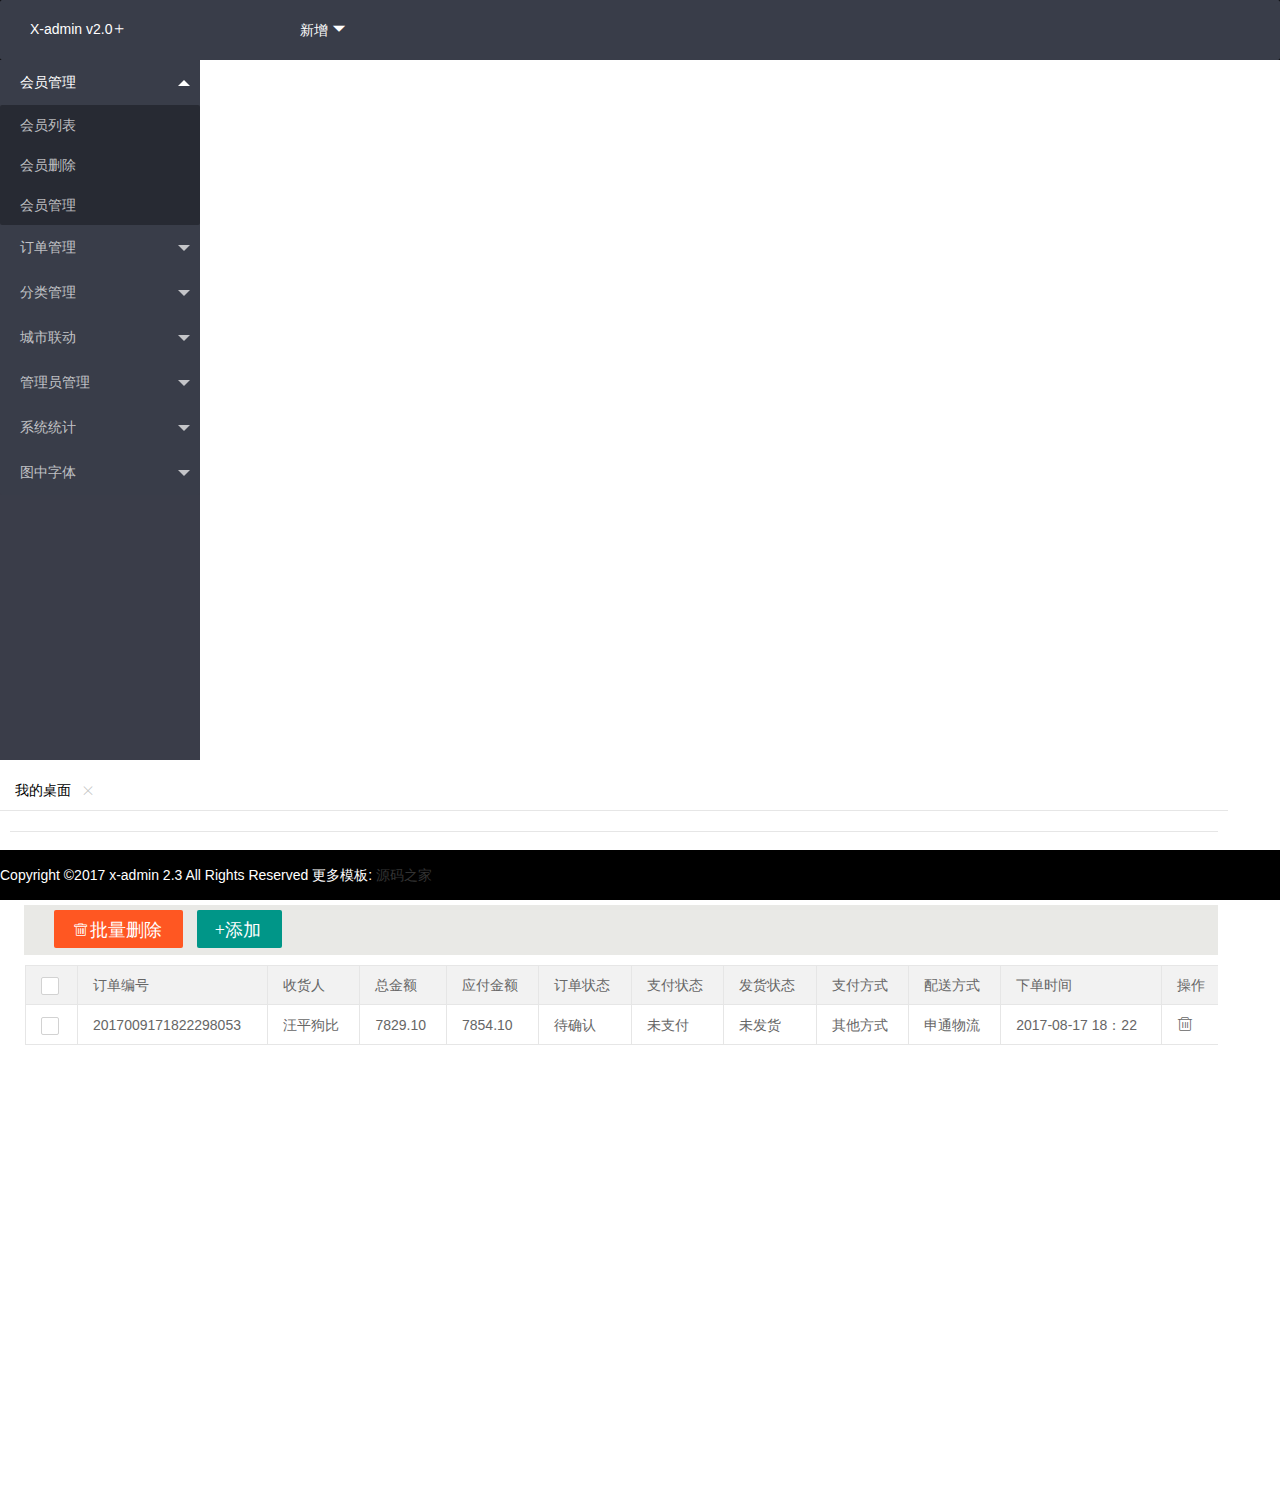
<file: 树莓/1/index.html>
<!DOCTYPE html>
<html lang="en">
<head>
	<meta charset="UTF-8">
	<title>X-admin v2.0 </title>
	<link rel="stylesheet" href="font/iconfont.css">
	<link rel="stylesheet" href="page.css">
	<link rel="stylesheet" href="layui/layui/css/layui.css">

</head>
<body>

	<div class="top">
		<ul class="layui-nav" >
		<span style="margin-left: 10px;">X-admin v2.0</span>
			<span >
				
				<i class="iconfont" style="color: white;">&#xe6df;</i>
				<a href="" class="layui-nav-item" style="position: relative;left: 170px;">新增</a>
				<i class="iconfont" style="color: white;position: relative;left: 170px;">&#xe600;</i>
				
			</span>
			<span>
				<a href="" class="layui-nav-item" style="position: relative;left: 1120px;">admin</a>
				<i class="iconfont" style="color: white;position: relative;left: 1120px;">&#xe600;</i>
			</span>
			<span>
				<a href="javascript:;" class="layui-nav-item" style="position: relative;left: 1150px;">前台首页</a>	
			</span>

	</ul>
	</div>
	
		<div class="left">
			<ul class="layui-nav layui-nav-tree" lay-filter="test"> 
			<!-- 侧边导航: <ul class="layui-nav layui-nav-tree layui-nav-side"> -->
			  <li class="layui-nav-item layui-nav-itemed">
			    <a href="javascript:;">会员管理</a>
			    <dl class="layui-nav-child">			      
			      <dd><a href="javascript:;" data-id="1" data-title="会员列表" data-url="form.html" class="site-demo-active" data-type="tabAdd">会员列表</a></dd>
			      <dd><a href="javascript:;" data-id="2" data-title="会员删除" data-url="https://www.baidu.com/"class="site-demo-active" data-type="tabAdd">会员删除</a></dd>
			      <dd><a href="javascript:;" data-id="3" data-title="会员管理" data-url="https://www.baidu.com/"class="site-demo-active" data-type="tabAdd">会员管理</a></dd>
			    </dl>
			  </li>

			  <li class="layui-nav-item">
			    <a href="javascript:;">订单管理</a>
			    <dl class="layui-nav-child">
			      <dd><a href="javascript:;" data-id="4" data-title="订单列表" data-url="form.html"class="site-demo-active" data-type="tabAdd">订单列表</a></dd>
			    </dl>
			  </li>

			  <li class="layui-nav-item">
			    <a href="javascript:;">分类管理</a>
			    <dl class="layui-nav-child">
			      <dd><a href="javascript:;" data-id="5" data-title="多级分类" data-url=""class="site-demo-active" data-type="tabAdd">多级分类</a></dd>			 
			    </dl>
			  </li>

			  <li class="layui-nav-item">
			    <a href="javascript:;">城市联动</a>
			    <dl class="layui-nav-child">
			      <dd><a href="javascript:;" data-id="6" data-title="三级地区联动" data-url=""class="site-demo-active" data-type="tabAdd">三级地区联动</a></dd>			 
			    </dl>
			  </li>

			   <li class="layui-nav-item">
			    <a href="javascript:;">管理员管理</a>
				    <dl class="layui-nav-child">
				      <dd><a href="javascript:;" data-id="7" data-title="管理员列表" data-url=""class="site-demo-active" data-type="tabAdd">管理员列表</a></dd>
				      <dd><a href="javascript:;" data-id="8" data-title="角色管理" data-url=""class="site-demo-active" data-type="tabAdd">角色管理</a></dd>
				      <dd><a href="javascript:;" data-id="9" data-title="权限分类" data-url=""class="site-demo-active" data-type="tabAdd">权限分类</a></dd>
				      <dd><a href="javascript:;" data-id="10" data-title="权限管理" data-url=""class="site-demo-active" data-type="tabAdd">权限管理</a></dd>			 
				    </dl>
			  </li>

			   <li class="layui-nav-item">
			    <a href="javascript:;">系统统计</a>
			    <dl class="layui-nav-child">
			      <dd><a href="javascript:;" data-id="11" data-title="折线图" data-url="" class="site-demo-active" data-type="tabAdd">折线图</a></dd>
			      <dd><a href="javascript:;" data-id="12" data-title="柱状图" data-url=""class="site-demo-active" data-type="tabAdd">柱状图</a></dd>
			      <dd><a href="javascript:;" data-id="13" data-title="地图" data-url=""class="site-demo-active" data-type="tabAdd">地图</a></dd>
			      <dd><a href="javascript:;" data-id="14" data-title="饼图" data-url=""class="site-demo-active" data-type="tabAdd">饼图</a></dd>
			      <dd><a href="javascript:;" data-id="15" data-title="雷达图" data-url=""class="site-demo-active" data-type="tabAdd">雷达图</a></dd>
			      <dd><a href="javascript:;" data-id="16" data-title="k线图" data-url=""class="site-demo-active" data-type="tabAdd">k线图</a></dd>
			      <dd><a href="javascript:;" data-id="17" data-title="热力图" data-url=""class="site-demo-active" data-type="tabAdd">热力图</a></dd>
			      <dd><a href="javascript:;" data-id="18" data-title="仪表图" data-url=""class="site-demo-active" data-type="tabAdd">仪表图</a></dd>				 
			    </dl>
			  </li>

			  <li class="layui-nav-item">
			    <a href="javascript:;">图中字体</a>
			    <dl class="layui-nav-child">
			      <dd><a href="javascript:;" data-id="19" data-title="图中对应字体" data-url=""class="site-demo-active" data-type="tabAdd">图中对应字体</a></dd>			 
			    </dl>
			  </li>
			  
			</ul>

		</div>
		<div class="right_top">
			<div class="layui-tab" lay-filter="demo" lay-allowclose="true" >
		        <ul class="layui-tab-title">
		        	<li >我的桌面</li>
		        </ul>
					
		        <div class="layui-tab-content">
		        	<div class="layui-tab-item layui-show">
		        		<iframe data-frameid="2" scrolling="auto" frameborder="0" src="form.html" style="width: 100%; height: 640px;"></iframe>
		        	</div>	
		        </div>
		    </div>
		</div>
		

		<div class="foot">
			<span>Copyright ©2017 x-admin 2.3 All Rights Reserved 更多模板:</span>
			<a href="">源码之家</a>
		</div>
	<script type="text/javascript" src="layui/layui/layuiall.js"></script>
	<script type="text/javascript" src="page.js"></script>
</body>
</html>
</file>
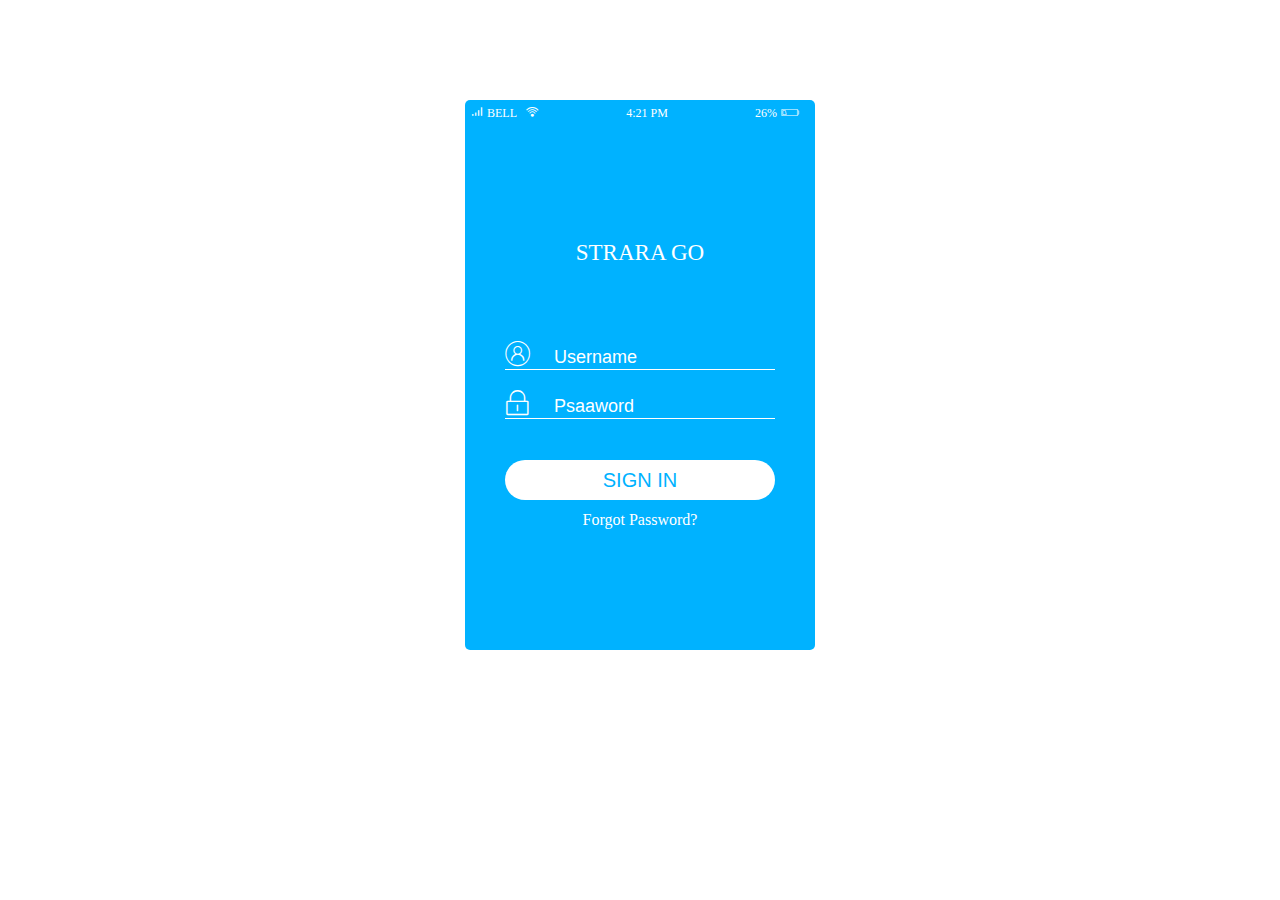
<file: 暑假nmid/task1/练习 1/index.html>
<!DOCTYPE html>
<html lang="en">
<head>
	<meta charset="UTF-8">
	<title>task1-1</title>
	<link rel="stylesheet" href="font/iconfont.css">
	<link rel="stylesheet" href="page.css">
</head>
<body>
	<div class="box">
		<div class="top">
			<i class="iconfont">&#xe60a;</i>
			<span>BELL</span>
			<i class="iconfont">&#xe693;</i>

			<span class="time">4:21 PM</span>

			<span>26%</span>
			<i class="iconfont" id="energy">&#xe66c;</i>
		</div>

		<div class="mid-top">
			<span>STRARA GO</span>
		</div>

		<div class="mid-down">
			<div class="indown">
				<i class="iconfont">&#xe636;</i>
				<input type="text" placeholder="Username">
				<hr class="hr1" />
				<br>
				<i class="iconfont">&#xe614;</i>
				<input type="Password" placeholder="Psaaword" >
				<hr class="hr1" />  
			</div>
		</div>
	
		<input type="button"class="button" value="SIGN IN" >

		<span class="last">Forgot Password?</span>
		
	</div>
</body>
</html>
</file>
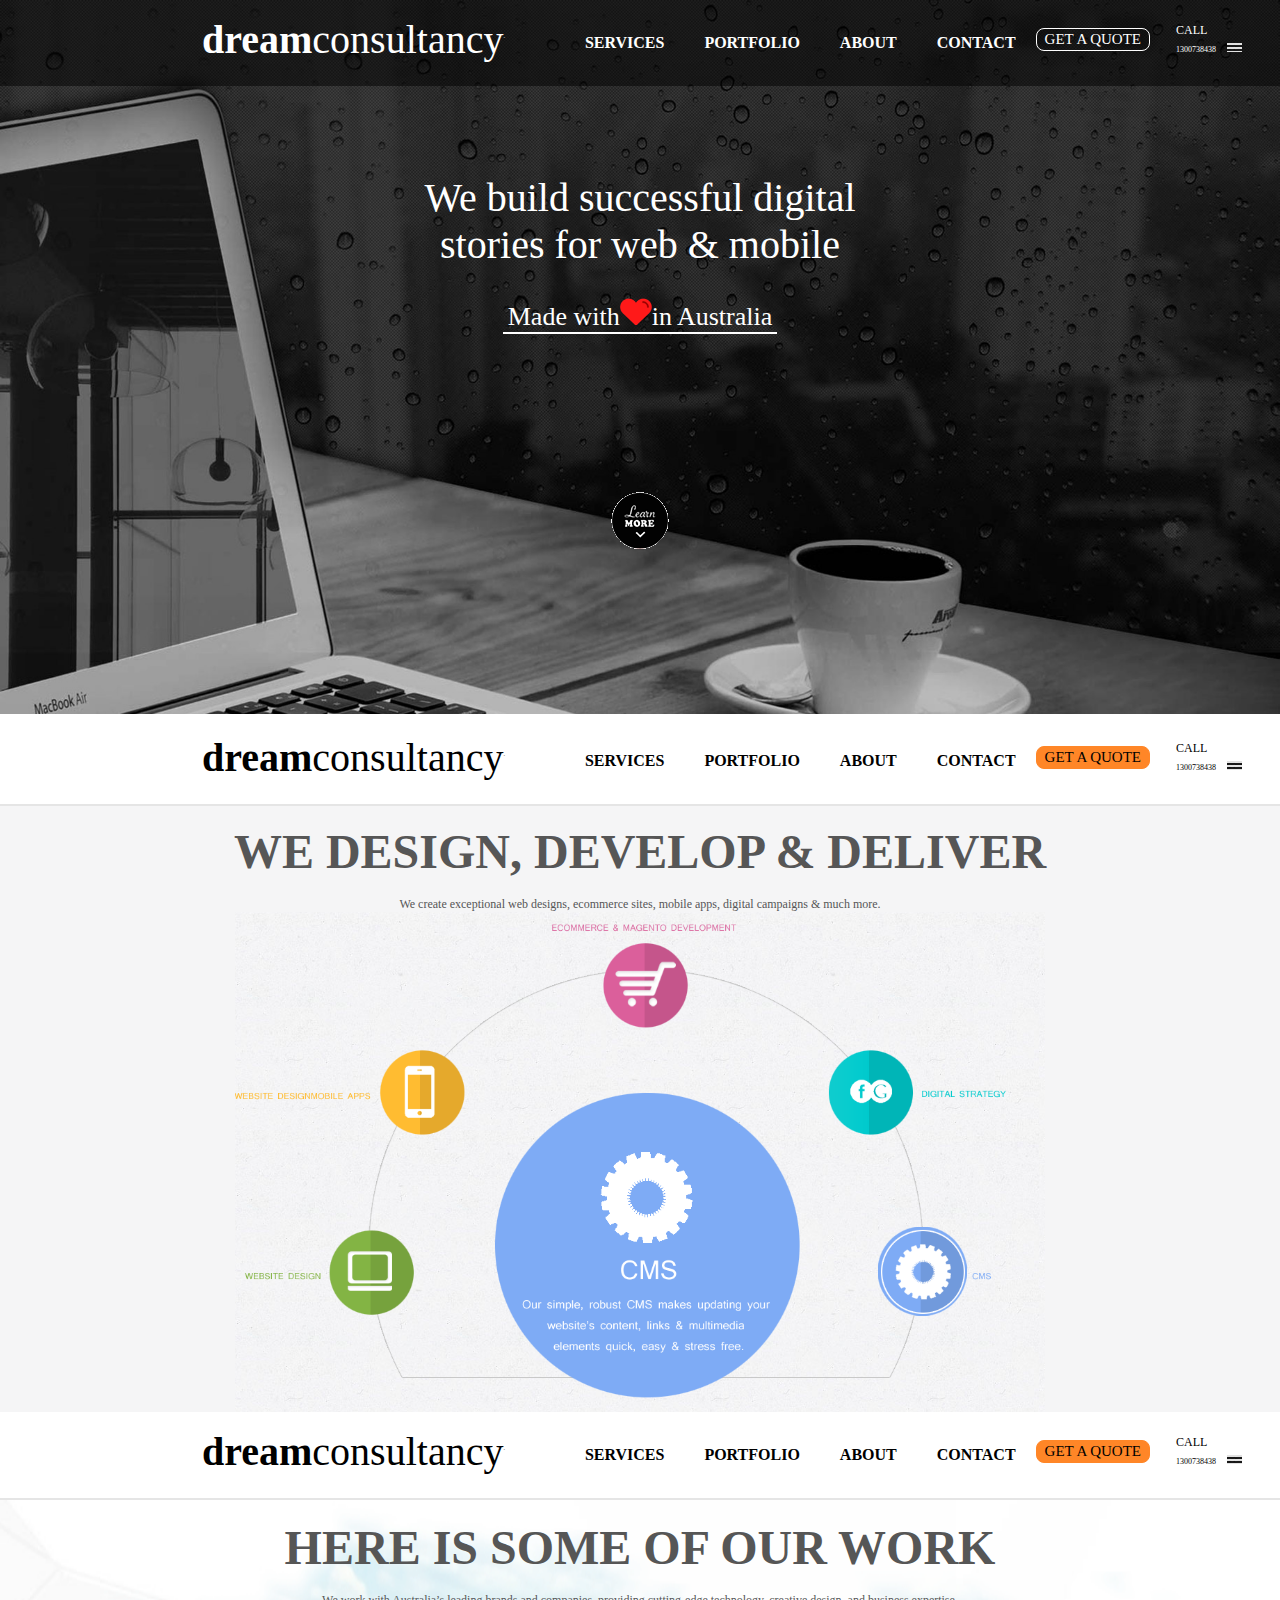
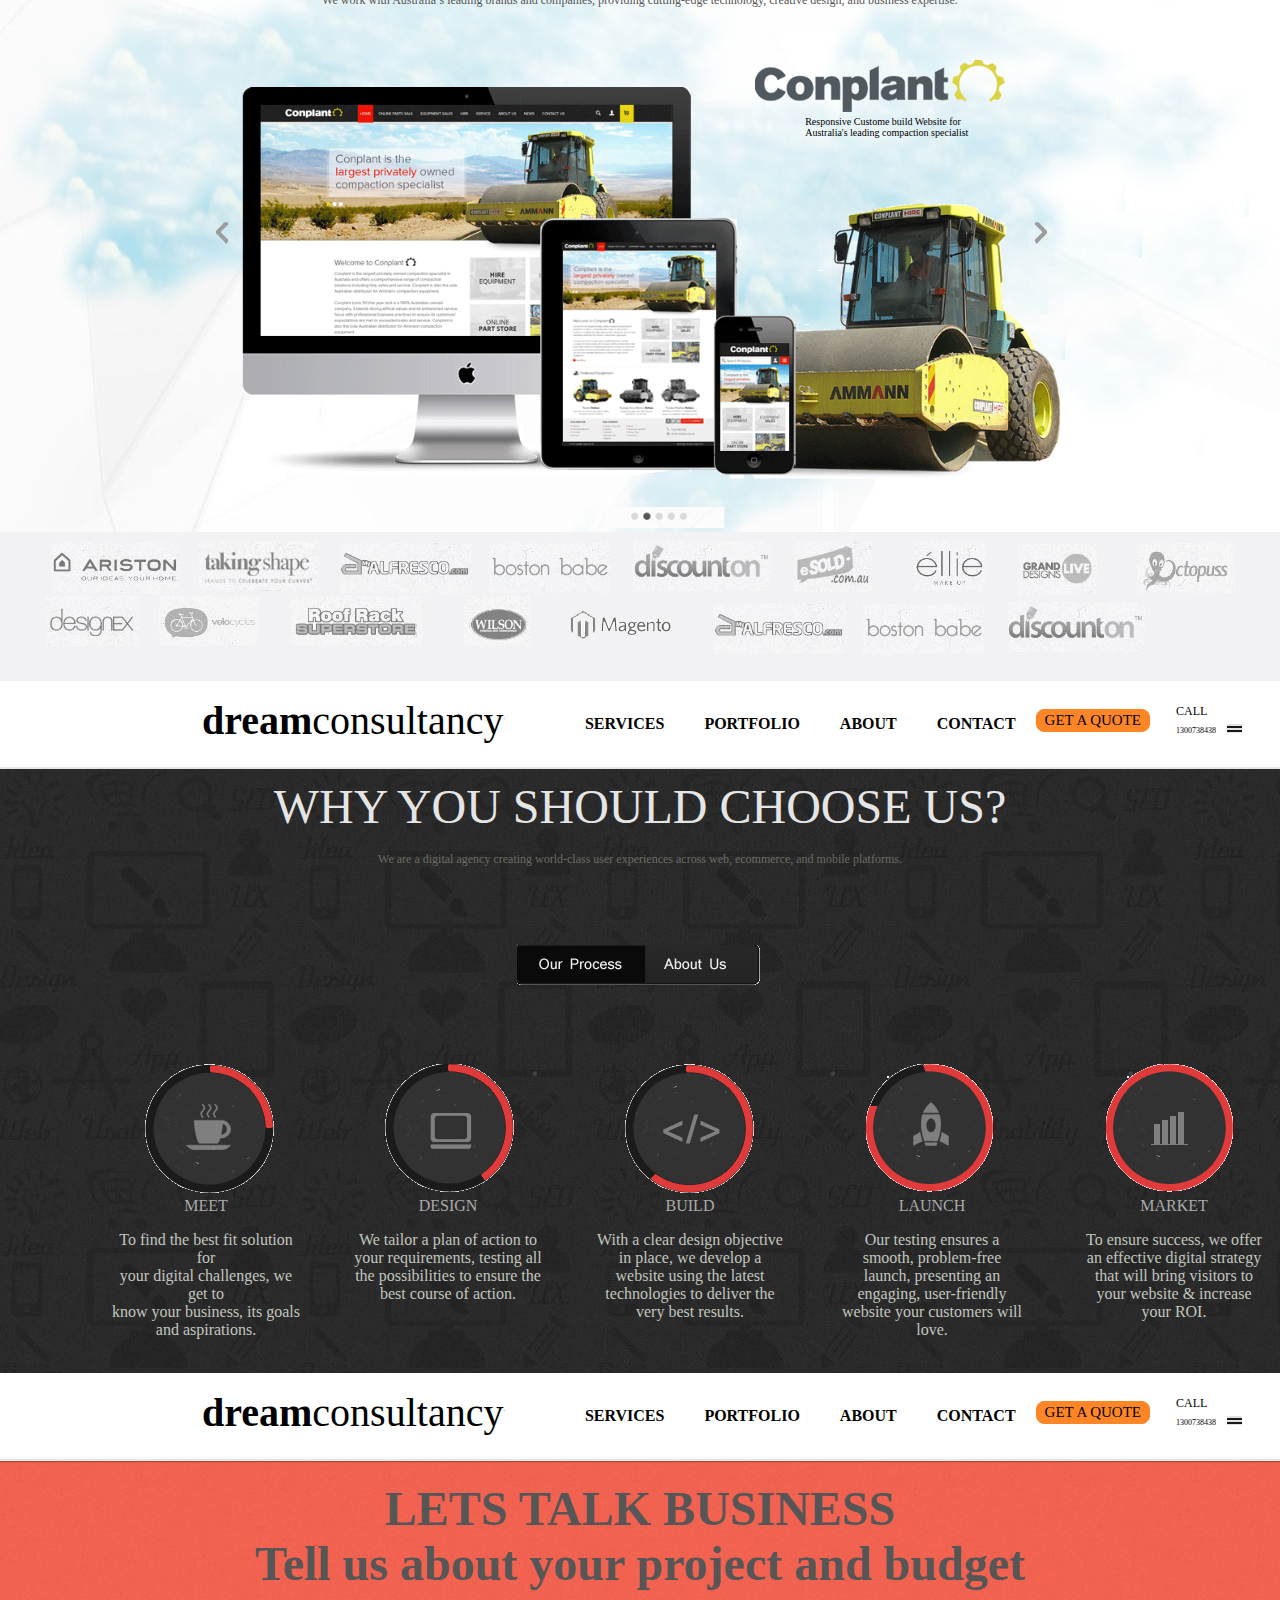
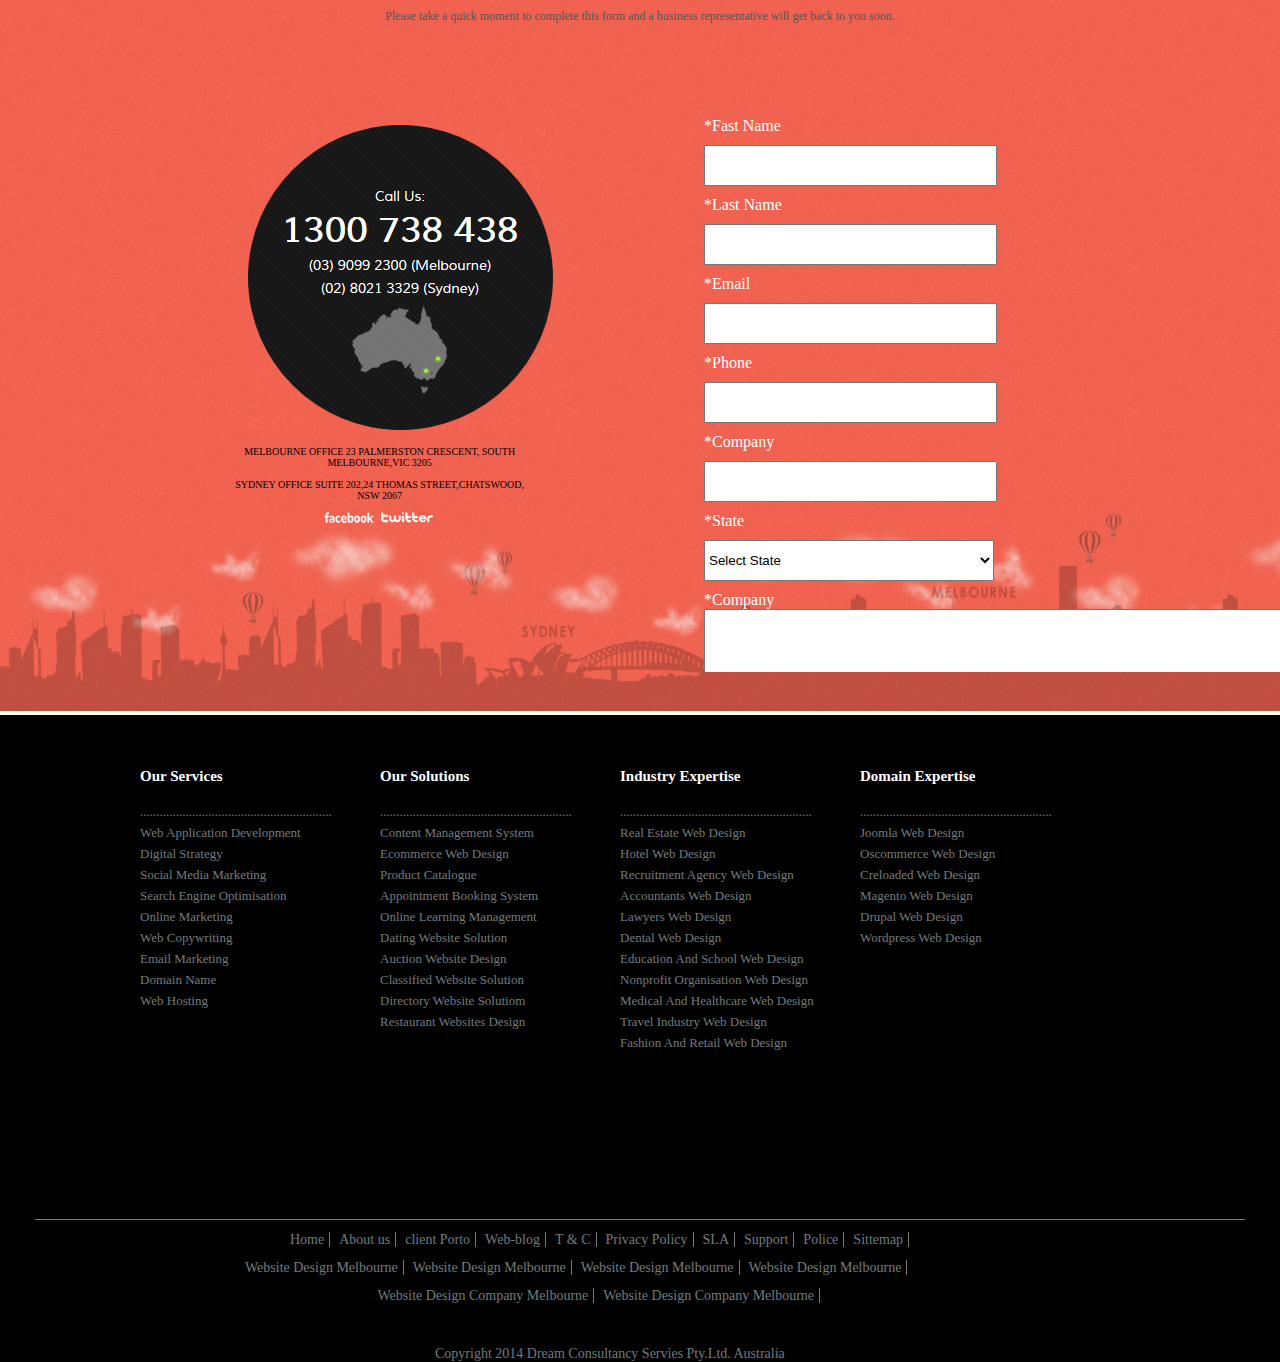
<file: 暑假nmid/task1/练习 2/index.html>
<!DOCTYPE html>
<html>
<head>
    <meta http-equiv="Content-Type" content="text/html;charset=utf-8">
	<title>task 1-2</title>
	<link href="page.css" rel="stylesheet"/>
</head>
<body>
<div class="content1">
    <div class="text">
        <span class="biaoti"><strong>dream</strong>consultancy</span>
        <span class="biaoti1">TM</span>
        <div class="nav">
    <ul class="nav-ul">
        <li class="nav-li"><a href="#">SERVICES</a></li>
        <li class="nav-li"><a href="#">PORTFOLIO</a></li>
        <li class="nav-li"><a href="#">ABOUT</a></li>
        <li class="nav-li"><a href="#">CONTACT</a></li>
    </ul>
    </div>
    <div class="text2">
        <span class="wenzi3">CALL
         <br>
        <span class="ling">1300738438</span>
	    <img src="images/caidan.jpg" style="padding-left: 8px;">
	    </span>	   
    </div>
    <span class="wenzi2">GET A QUOTE</span>
    </div>
    <div class="inner">
    	<span class="wenzi4">We build successful digital<br>stories for web & mobile</span>
        <br>
    	<div class="wenzi5">
            <span class="wenzi6">Made with<img src="images/heart.png">in Australia</span>  
        </div>
        <div class="photo2">
            <img src="images/learn.gif">
        </div>
    </div>
    <div class="photo1">
        <img src="images/bg1.png">
    </div>
</div>

<div class="content2">
    <div class="text other">
        <span class="biaoti"><strong>dream</strong>consultancy</span>
        <span class="biaoti1">TM</span>
        <div class="nav" >
            <ul class="nav-ul" >
                <li class="nav-li1"><a href="#">SERVICES</a></li>
                <li class="nav-li1"><a href="#">PORTFOLIO</a></li>
                <li class="nav-li1"><a href="#">ABOUT</a></li>
                <li class="nav-li1"><a href="#">CONTACT</a></li>
            </ul>
        </div>
        <div class="text2">
            <span class="wenzi3">CALL
            <br>
            <span class="ling">1300738438</span>
            <img src="images/caidan.jpg" style="padding-left: 8px;">
            </span>
    </div>
    <span class="wenzi2" style="background: #ff8627;border:1px solid #ff8627;">GET A QUOTE</span>
    </div>
    <div class="text4">
        <span class="wenzi8">WE DESIGN, DEVELOP & DELIVER</span>
        <br>
        <span class="wenzi9">We create exceptional web designs, ecommerce sites, mobile apps, digital campaigns & much more.</span>
    </div>
    <div align="center" style="height: 500px;">
        <img src="images/content2.png" style="height: 500px;">
    </div>
</div>


<div class="content3" >
    <div class="text other">
        <span class="biaoti"><strong>dream</strong>consultancy</span>
        <span class="biaoti1">TM</span>
        <div class="nav" >
            <ul class="nav-ul" >
                <li class="nav-li1"><a href="#">SERVICES</a></li>
                <li class="nav-li1"><a href="#">PORTFOLIO</a></li>
                <li class="nav-li1"><a href="#">ABOUT</a></li>
                <li class="nav-li1"><a href="#">CONTACT</a></li>
            </ul>
        </div>
        <div class="text2">
            <span class="wenzi3">CALL
                <br>
                <span class="ling">1300738438</span>
                <img src="images/caidan.jpg" style="padding-left: 8px;">
            </span>
        </div>
            <span class="wenzi2" style="background: #ff8627;border:1px solid #ff8627;">GET A QUOTE</span>

    </div>
    <div class="inter">
        <div class="wenzi10">
            <span class="wenzi8">HERE IS SOME OF OUR WORK</span>
            <br>
            <span class="wenzi9">We work with Australia’s leading brands and companies, providing cutting-edge technology, creative design, and business expertise.</span>
        </div>
        <div align="center" class="photo4">
            <img src="images/mobile.gif" class="mobile">
            <div class="brands" align="center">
                <img src="images/brand.gif">
            </div>      
        </div>
        <div class="wenzi11">
            <img src="images/conplant.png">
            <br>
            <span class="wenzi12">Responsive Custome build Website for<br>Australia's leading compaction specialist</span>
        </div>
        <div class="photo3" >
            <img src="images/content3.gif">
        </div>
    </div>
</div>

<div class="content4">
    <div class="text other">
        <span class="biaoti"><strong>dream</strong>consultancy</span>
        <span class="biaoti1">TM</span>
        <div class="nav" >
            <ul class="nav-ul" >
                <li class="nav-li1"><a href="#">SERVICES</a></li>
                <li class="nav-li1"><a href="#">PORTFOLIO</a></li>
                <li class="nav-li1"><a href="#">ABOUT</a></li>
                <li class="nav-li1"><a href="#">CONTACT</a></li>
            </ul>
        </div>
        <div class="text2">
            <span class="wenzi3">CALL
            <br>
            <span class="ling">1300738438</span>
            <img src="images/caidan.jpg" style="padding-left: 8px;">
            </span>
            </div>
            <span class="wenzi2" style="background: #ff8627;border:1px solid #ff8627;">GET A QUOTE</span>
    </div>
    <div class="inner2">
        <div class="word">
    	    <span class="w1">WHY YOU SHOULD CHOOSE US?</span>
            <br>
            <span class="w2">We are a digital agency creating world-class user experiences across web, ecommerce, and mobile platforms.</span>
    	</div>
    	<div class="photo5" align="center">
    	    <img src="images/buttom.gif">
    	</div>
        <div class="zi" align="center">
            <div class="photo6" align="center">
                <img src="images/tubiao.gif">
            </div>
            <div class="wenzizizi1" style="margin-left:112px;">
                <a href="#">
                <span class="biao">MEET</span>
                </a>
                <p class="neirong">To find the best fit solution for<br>your digital challenges, we get to <br>know your business, its goals and aspirations.</p>
            </div>
            <div class="wenzizizi1">
	            <a href="#">
                <span class="biao">DESIGN</span>
                </a>
                <p class="neirong">We tailor a plan of action to your requirements, testing all the possibilities to ensure the best course of action.</p>
            </div>
            <div class="wenzizizi1">
                <a href="#">
                <span class="biao">BUILD</span>
                </a>
	            <p class="neirong">With a clear design objective in place, we develop a website using the latest technologies to deliver the very best results.</p>
            </div>
            <div class="wenzizizi1">
                <a href="#">
                <span class="biao">LAUNCH</span>
                </a>
	            <p class="neirong">Our testing ensures a smooth, problem-free launch, presenting an engaging, user-friendly website your customers will love.</p>
            </div>
            <div class="wenzizizi1">
                <a href="#">
                <span class="biao">MARKET</span>
                </a>
	            <p class="neirong">To ensure success, we offer an effective digital strategy that will bring visitors to your website & increase your ROI.</p>
            </div>
            <div class="photo1" style="height: 1px;">
                <img src="images/content4.gif" style="height: 1px;">
            </div>
        </div>
    </div>
</div>
<div class="content5">
    <div class="text other">
        <span class="biaoti"><strong>dream</strong>consultancy</span>
        <span class="biaoti1">TM</span>
        <div class="nav" >
            <ul class="nav-ul" >
                <li class="nav-li1"><a href="#">SERVICES</a></li>
                <li class="nav-li1"><a href="#">PORTFOLIO</a></li>
                <li class="nav-li1"><a href="#">ABOUT</a></li>
                <li class="nav-li1"><a href="#">CONTACT</a></li>
            </ul>
        </div>
        <div class="text2">
            <span class="wenzi3">CALL
            <br>
            <span class="ling">1300738438</span>
            <img src="images/caidan.jpg" style="padding-left: 8px;">
            </span>
        </div>
            <span class="wenzi2" style="background: #ff8627;border:1px solid #ff8627;">GET A QUOTE</span>
    </div>
    <div class="inter2" style="margin-top: 88px; border: 0; padding: 0;">
        <div class="wenzi10">
            <span class="wenzi8">LETS TALK BUSINESS<br>Tell us about your project and budget</span>
        <br>
        <span class="wenzi9">Please take a quick moment to complete this form and a business representative will get back to you soon.</span>
        </div>
    <div class="inter3">
        <div class="left" align="center">
    		<img src="images/circle.gif" style="margin-top: 34px;">
    		<div class="word3" ><span class="word2">MELBOURNE OFFICE 23 PALMERSTON CRESCENT, SOUTH<br> MELBOURNE,VIC 3205<br><br>SYDNEY OFFICE SUITE 202,24 THOMAS STREET,CHATSWOOD,<br>NSW 2067</span></div>
    		<img src="images/twitter.gif" align="center" class="twi">
        </div>
        <div class="right">
    	    <form action="" method="post">
                <div class="button">
                    <label for="a">*Fast Name</label><br>
                    <input type="text" id="a">
                </div>
                <div class="button">
                    <label for="b">*Last Name</label><br>
                    <input type="text" id="b">
                </div>
                <div class="button">
                    <label for="c">*Email</label><br>
                    <input type="text" id="c">
                </div>
                <div class="button">
                    <label for="d">*Phone</label><br>
                    <input type="text" id="d">
                </div>
                <div class="button">
                    <label for="e">*Company</label><br>
                    <input type="text" id="e">
                </div>
                <div class="button">
                    <label for="f">*State</label><br>
                    <select name="State" id="f">
                        <option value="0">Select State</option>
                        <option value="1">China</option>
                        <option value="2">English</option>
                        <option value="3">Canada</option>
                    </select>
                </div>
                <div class="button">
                    <label for="g">*Company</label>
                    <br> 
                    <textarea name="detail" style="height:150px;width: 585px;"></textarea>
                </div>
                <input class="submit" type="submit" value="SUBMIT">
		    </form>
        </div>
    </div>
    <div class="photo7">
        <img src="images/content5.gif">
    </div>
</div>

<div class="content6">
	<div class="footer_link">
    	<dl>
        	<dt>Our Services</dt>
        	<dd><a href="#">...........................................................</a></dd>
            <dd><a href="#">Web Application Development</a></dd>
            <dd><a href="#">Digital Strategy</a></dd>
            <dd><a href="#">Social Media Marketing</a></dd>
            <dd><a href="#">Search Engine Optimisation</a></dd>
            <dd><a href="#">Online Marketing</a></dd>
            <dd><a href="#">Web Copywriting</a></dd>
            <dd><a href="#">Email Marketing</a></dd>
            <dd><a href="#">Domain Name</a></dd>
            <dd><a href="#">Web Hosting</a></dd>
        </dl>
    	<dl class="pos">
        	<dt>Our Solutions</dt>
        	<dd><a href="#">...........................................................</a></dd>
            <dd><a href="#">Content Management System</a></dd>
            <dd><a href="#">Ecommerce Web Design</a></dd>
            <dd><a href="#">Product Catalogue</a></dd>
            <dd><a href="#">Appointment Booking System</a></dd>
            <dd><a href="#">Online Learning Management</a></dd>
            <dd><a href="#">Dating Website Solution</a></dd>
            <dd><a href="#">Auction Website Design</a></dd>
            <dd><a href="#">Classified Website Solution</a></dd>
            <dd><a href="#">Directory Website Solutiom</a></dd>
            <dd><a href="#">Restaurant Websites Design</a></dd>
        </dl>
    	<dl>
        	<dt>Industry Expertise</dt>
        	<dd><a href="#">...........................................................</a></dd>
            <dd><a href="#">Real Estate Web Design</a></dd>
            <dd><a href="#">Hotel Web Design</a></dd>
            <dd><a href="#">Recruitment Agency Web Design</a></dd>
            <dd><a href="#">Accountants Web Design</a></dd>
            <dd><a href="#">Lawyers Web Design</a></dd>
            <dd><a href="#">Dental Web Design</a></dd>
            <dd><a href="#">Education And School Web Design</a></dd>
            <dd><a href="#">Nonprofit Organisation Web Design</a></dd>
            <dd><a href="#">Medical And Healthcare Web Design</a></dd>
            <dd><a href="#">Travel Industry Web Design</a></dd>
            <dd><a href="#">Fashion And Retail Web Design</a></dd>
        </dl>
    	<dl>
        	<dt>Domain Expertise</dt>
        	<dd><a href="#">...........................................................</a></dd>
            <dd><a href="#">Joomla Web Design</a></dd>
            <dd><a href="#">Oscommerce Web Design</a></dd>
            <dd><a href="#">Creloaded Web Design</a></dd>
            <dd><a href="#">Magento Web Design</a></dd>
            <dd><a href="#">Drupal Web Design</a></dd>
            <dd><a href="#">Wordpress Web Design</a></dd>
        </dl>    	
    </div>
    <div class="footer-bottom">
            <div class="footer-one">
                <a href="#">Home</a>
                <a href="#">About us</a>
                <a href="#">client Porto</a>
                <a href="#">Web-blog</a>
                <a href="#">T & C</a>
                <a href="#">Privacy Policy</a>
                <a href="#">SLA</a>
                <a href="#">Support</a>
                <a href="#">Police</a>
                <a href="#">Sittemap</a>
            </div>
            <div class="footer-two">
                <a href="#">Website Design Melbourne</a>
                <a href="#">Website Design Melbourne</a>
                <a href="#">Website Design Melbourne</a>
                <a href="#">Website Design Melbourne</a>
            </div>
            <div class="footer-three">
                <a href="#">Website Design Company Melbourne</a>
                <a href="#">Website Design Company Melbourne</a>
            </div>
            <div class="footer-four">
                <a href="#">Copyright 2014 Dream Consultancy Servies Pty.Ltd. Australia</a>
            </div>
    </div>
</div>
</body>
</html>
</file>
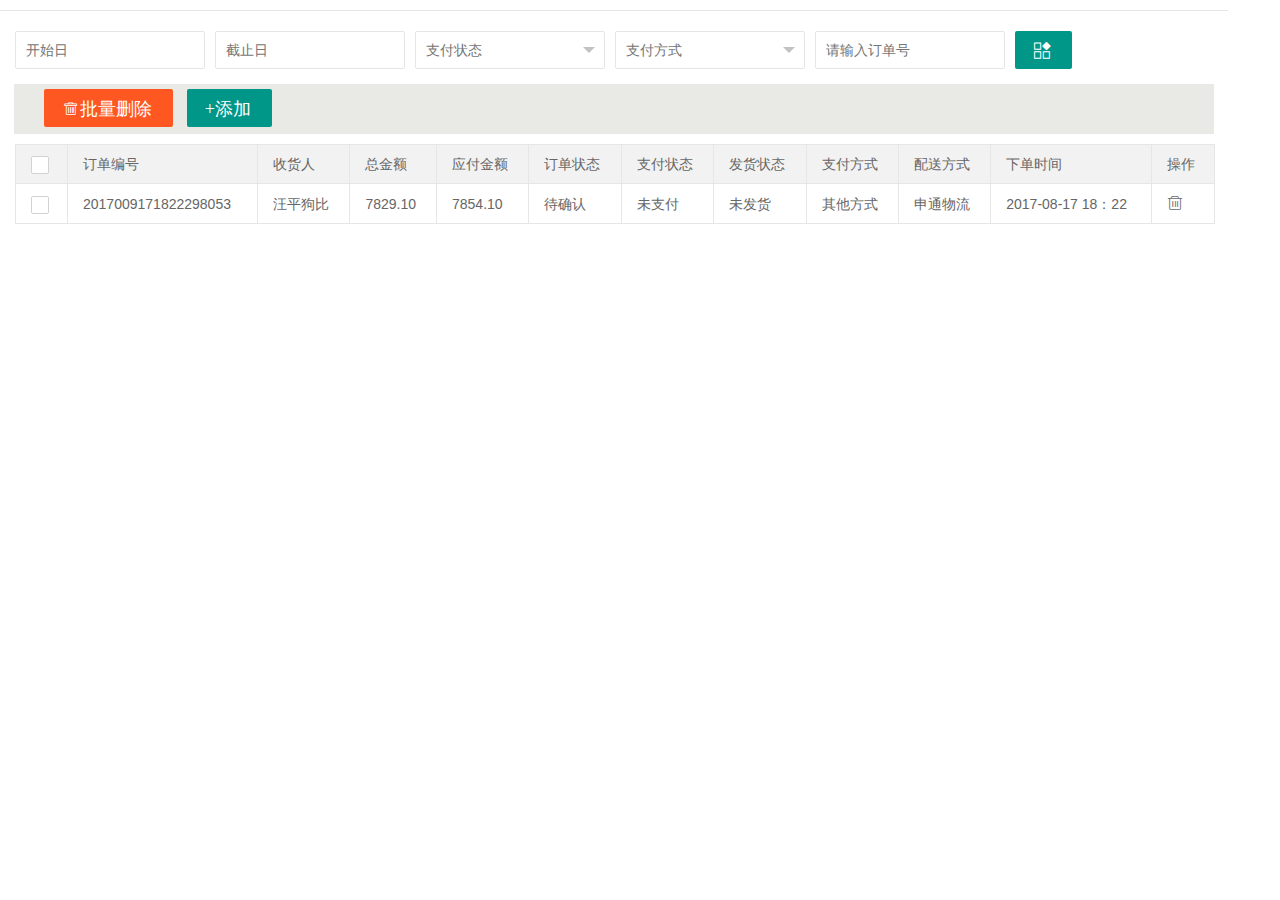
<file: 树莓/1/form.html>
<!DOCTYPE html>
<html>
<head>
  <meta charset="utf-8">
  <title>layui</title>
  <meta name="renderer" content="webkit">
  <meta http-equiv="X-UA-Compatible" content="IE=edge,chrome=1">
  <meta name="viewport" content="width=device-width, initial-scale=1, maximum-scale=1">
  <link rel="stylesheet" href="font/iconfont.css">
  <link rel="stylesheet" href="page.css">
  <link rel="stylesheet" href="layui/layui/css/layui.css">
</head>
<body>
           
<div class="right">
        <fieldset class="layui-elem-field layui-field-title"></fieldset>  
      <form class="layui-form" action="" >
        <div class="layui-form-item" style="margin-left: 15px;">

                <div class="layui-input-inline">
                   <input type="text" name="username" lay-verify="required" placeholder="开始日" autocomplete="off" class="layui-input">
                </div>

                <div class="layui-input-inline">
                  <input type="text" name="username" lay-verify="required" placeholder="截止日" autocomplete="off" class="layui-input">
                </div>

              <div class="layui-input-inline">
                <select name="">
                  <option value="">支付状态</option>
                  <option value="未支付">未支付</option>
                  <option value="已支付">已支付</option>          
                </select>
              </div>

              <div class="layui-input-inline">
                <select name="">
                  <option value="">支付方式</option>
                  <option value="现金">现金</option>
                  <option value="微信支付">微信支付</option>
                  <option value="支付宝支付">支付宝支付</option>          
                </select>
              </div>
              <div class="layui-input-inline">
                <input type="text" name="username" lay-verify="required" placeholder="请输入订单号" autocomplete="off" class="layui-input">
              </div>
            <button class="layui-btn"><i class="layui-icon">&#xe653;</i></button>
        </div>  
      </form>

      <div class="right_mid">
       <button class="layui-btn layui-btn-danger" style="position: relative;top: 5px;left: 20px;margin-left: 10px;"><i class="layui-icon">批量删除</i></button>
       <button class="layui-btn" style="position: relative;top: 5px;left: 20px;margin-left: 10px;"><i class="layui-icon">+添加</i></button>
      </div>

      <div class="layui-form">
        <table class="layui-table" style="margin-left: 15px;width: 1200px;">
          <colgroup>

            <col>
          </colgroup>
          <thead>
            <tr>
              <th><div class="layui-unselect header layui-form-checkbox" lay-skin="primary"><i class="layui-icon"></i></div></th>
              <th>订单编号</th>
              <th>收货人</th>
              <th>总金额</th>
              <th>应付金额</th>
              <th>订单状态</th>
              <th>支付状态</th>
              <th>发货状态</th>
              <th>支付方式</th>
              <th>配送方式</th>
              <th>下单时间</th>
              <th>操作</th>
            </tr> 
          </thead>
          <tbody>
            <tr>
              <td><div class="layui-unselect layui-form-checkbox" lay-skin="primary" data-id="2"><i class="layui-icon"></i></div></td>
              <td>2017009171822298053</td>
              <td>汪平狗比</td>
              <td>7829.10</td>
              <td>7854.10</td>
              <td>待确认</td>
              <td>未支付</td>
              <td>未发货</td>
              <td>其他方式</td>
              <td>申通物流</td>
              <td>2017-08-17 18：22</td>
              <td><i class="iconfont">&#xe645;</i></td>    
            </tr>

          </tbody>
        </table>
      </div>
    </div>
  <script type="text/javascript" src="layui/layui/layuiall.js"></script>
  <script type="text/javascript" src="page.js"></script>
</body>
</html>
</file>
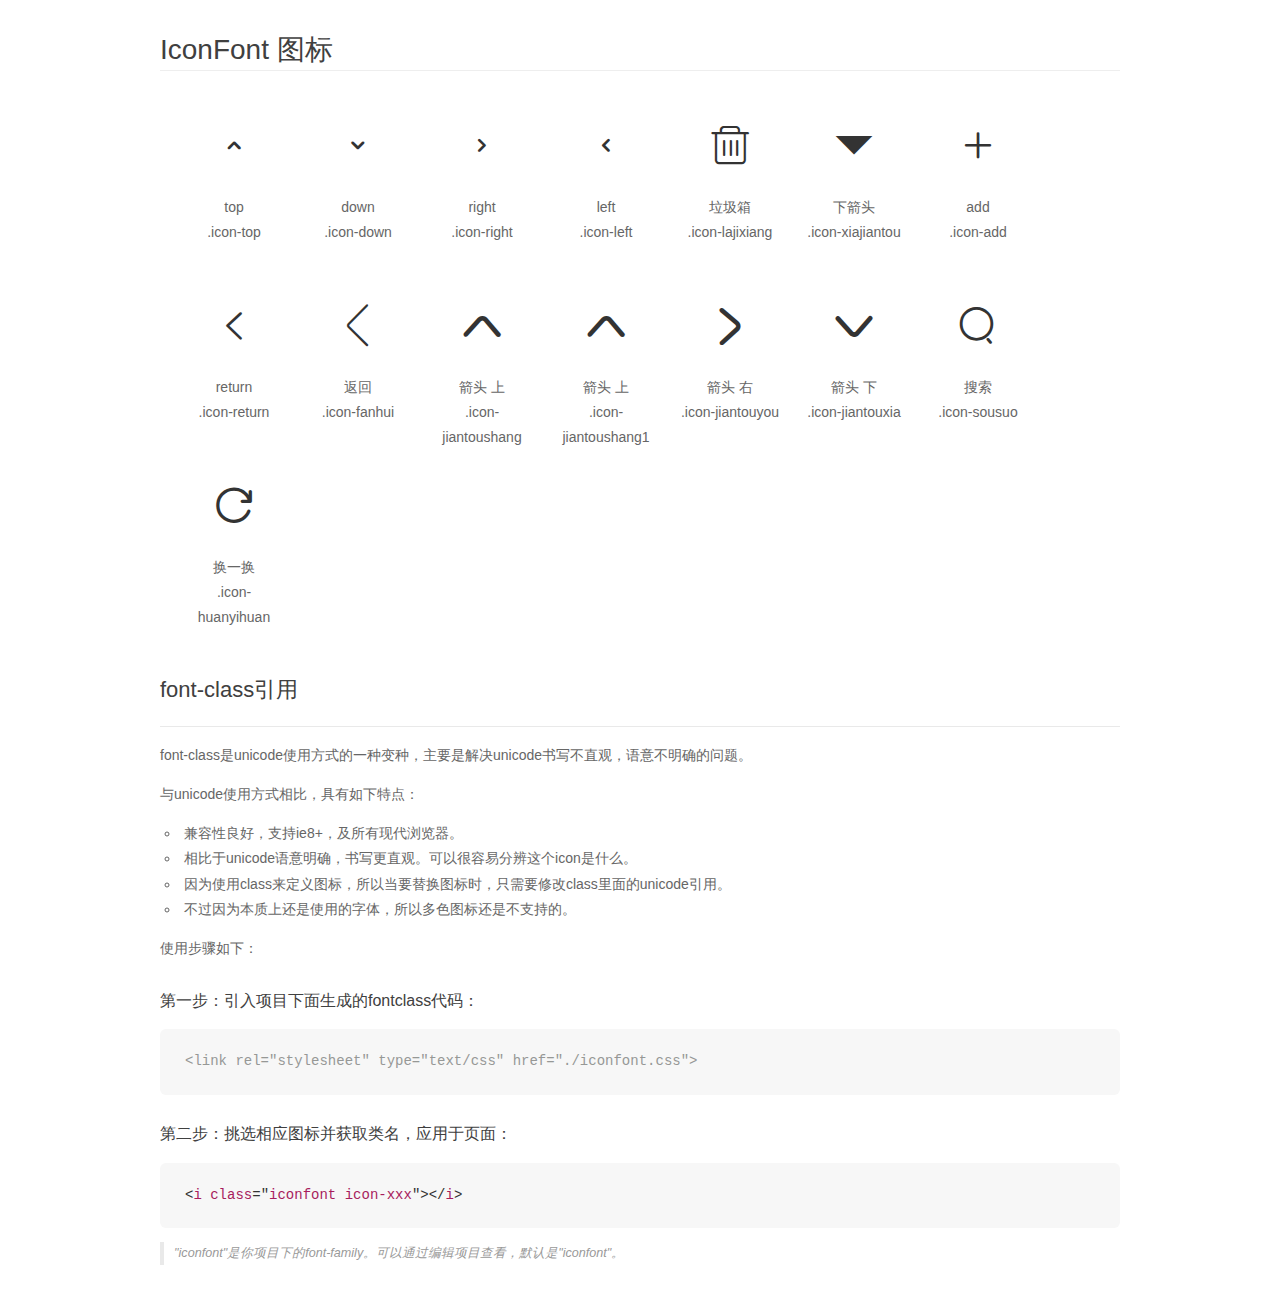
<file: 树莓/1/font/demo_fontclass.html>
<!DOCTYPE html>
<html>
<head>
    <meta charset="utf-8"/>
    <title>IconFont</title>
    <link rel="stylesheet" href="demo.css">
    <link rel="stylesheet" href="iconfont.css">
</head>
<body>
    <div class="main markdown">
        <h1>IconFont 图标</h1>
        <ul class="icon_lists clear">
            
                <li>
                <i class="icon iconfont icon-top"></i>
                    <div class="name">top</div>
                    <div class="fontclass">.icon-top</div>
                </li>
            
                <li>
                <i class="icon iconfont icon-down"></i>
                    <div class="name">down</div>
                    <div class="fontclass">.icon-down</div>
                </li>
            
                <li>
                <i class="icon iconfont icon-right"></i>
                    <div class="name">right</div>
                    <div class="fontclass">.icon-right</div>
                </li>
            
                <li>
                <i class="icon iconfont icon-left"></i>
                    <div class="name">left</div>
                    <div class="fontclass">.icon-left</div>
                </li>
            
                <li>
                <i class="icon iconfont icon-lajixiang"></i>
                    <div class="name">垃圾箱</div>
                    <div class="fontclass">.icon-lajixiang</div>
                </li>
            
                <li>
                <i class="icon iconfont icon-xiajiantou"></i>
                    <div class="name">下箭头</div>
                    <div class="fontclass">.icon-xiajiantou</div>
                </li>
            
                <li>
                <i class="icon iconfont icon-add"></i>
                    <div class="name">add</div>
                    <div class="fontclass">.icon-add</div>
                </li>
            
                <li>
                <i class="icon iconfont icon-return"></i>
                    <div class="name">return</div>
                    <div class="fontclass">.icon-return</div>
                </li>
            
                <li>
                <i class="icon iconfont icon-fanhui"></i>
                    <div class="name">返回</div>
                    <div class="fontclass">.icon-fanhui</div>
                </li>
            
                <li>
                <i class="icon iconfont icon-jiantoushang"></i>
                    <div class="name">箭头 上</div>
                    <div class="fontclass">.icon-jiantoushang</div>
                </li>
            
                <li>
                <i class="icon iconfont icon-jiantoushang1"></i>
                    <div class="name">箭头 上</div>
                    <div class="fontclass">.icon-jiantoushang1</div>
                </li>
            
                <li>
                <i class="icon iconfont icon-jiantouyou"></i>
                    <div class="name">箭头 右</div>
                    <div class="fontclass">.icon-jiantouyou</div>
                </li>
            
                <li>
                <i class="icon iconfont icon-jiantouxia"></i>
                    <div class="name">箭头 下</div>
                    <div class="fontclass">.icon-jiantouxia</div>
                </li>
            
                <li>
                <i class="icon iconfont icon-sousuo"></i>
                    <div class="name">搜索</div>
                    <div class="fontclass">.icon-sousuo</div>
                </li>
            
                <li>
                <i class="icon iconfont icon-huanyihuan"></i>
                    <div class="name">换一换</div>
                    <div class="fontclass">.icon-huanyihuan</div>
                </li>
            
        </ul>

        <h2 id="font-class-">font-class引用</h2>
        <hr>

        <p>font-class是unicode使用方式的一种变种，主要是解决unicode书写不直观，语意不明确的问题。</p>
        <p>与unicode使用方式相比，具有如下特点：</p>
        <ul>
        <li>兼容性良好，支持ie8+，及所有现代浏览器。</li>
        <li>相比于unicode语意明确，书写更直观。可以很容易分辨这个icon是什么。</li>
        <li>因为使用class来定义图标，所以当要替换图标时，只需要修改class里面的unicode引用。</li>
        <li>不过因为本质上还是使用的字体，所以多色图标还是不支持的。</li>
        </ul>
        <p>使用步骤如下：</p>
        <h3 id="-fontclass-">第一步：引入项目下面生成的fontclass代码：</h3>


        <pre><code class="lang-js hljs javascript"><span class="hljs-comment">&lt;link rel="stylesheet" type="text/css" href="./iconfont.css"&gt;</span></code></pre>
        <h3 id="-">第二步：挑选相应图标并获取类名，应用于页面：</h3>
        <pre><code class="lang-css hljs">&lt;<span class="hljs-selector-tag">i</span> <span class="hljs-selector-tag">class</span>="<span class="hljs-selector-tag">iconfont</span> <span class="hljs-selector-tag">icon-xxx</span>"&gt;&lt;/<span class="hljs-selector-tag">i</span>&gt;</code></pre>
        <blockquote>
        <p>"iconfont"是你项目下的font-family。可以通过编辑项目查看，默认是"iconfont"。</p>
        </blockquote>
    </div>
</body>
</html>
</file>
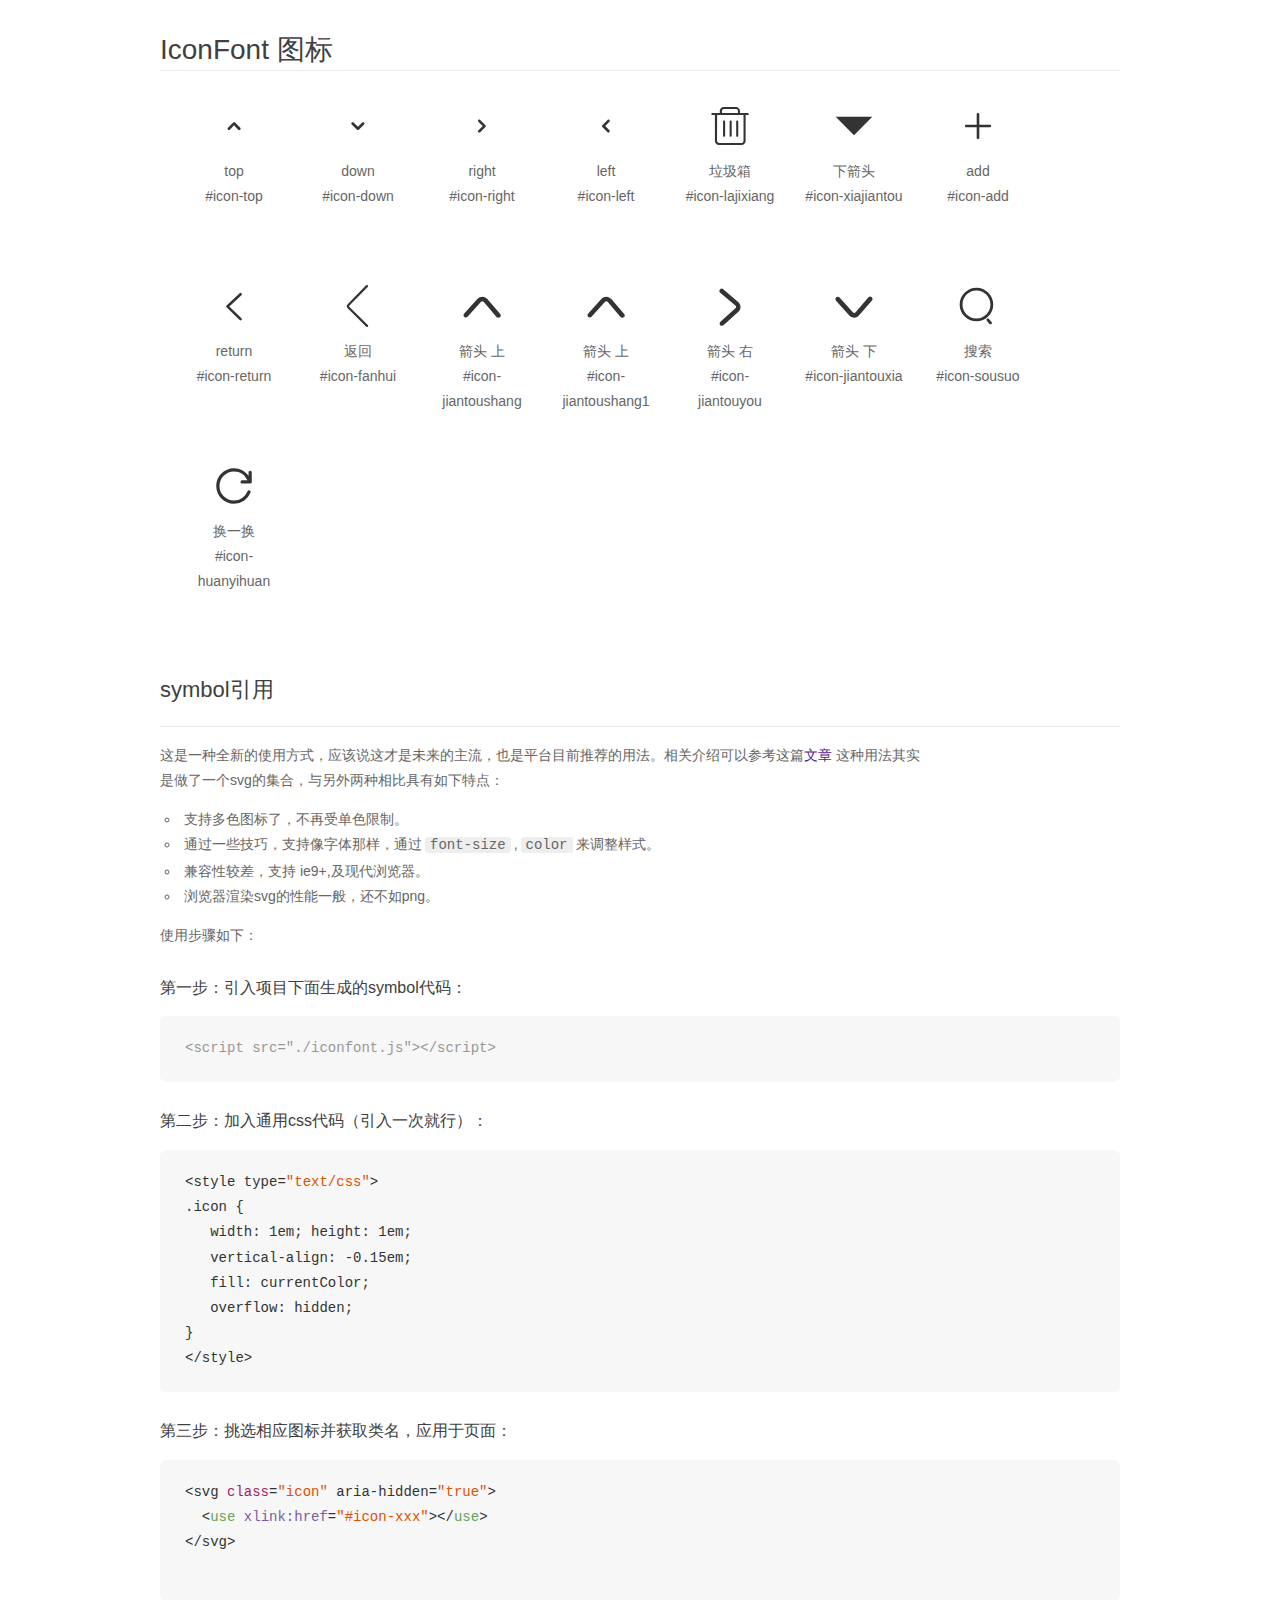
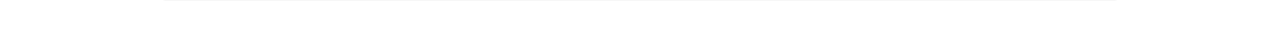
<file: 树莓/1/font/demo_symbol.html>
<!DOCTYPE html>
<html>
<head>
    <meta charset="utf-8"/>
    <title>IconFont</title>
    <link rel="stylesheet" href="demo.css">
    <script src="iconfont.js"></script>

    <style type="text/css">
        .icon {
          /* 通过设置 font-size 来改变图标大小 */
          width: 1em; height: 1em;
          /* 图标和文字相邻时，垂直对齐 */
          vertical-align: -0.15em;
          /* 通过设置 color 来改变 SVG 的颜色/fill */
          fill: currentColor;
          /* path 和 stroke 溢出 viewBox 部分在 IE 下会显示
             normalize.css 中也包含这行 */
          overflow: hidden;
        }

    </style>
</head>
<body>
    <div class="main markdown">
        <h1>IconFont 图标</h1>
        <ul class="icon_lists clear">
            
                <li>
                    <svg class="icon" aria-hidden="true">
                        <use xlink:href="#icon-top"></use>
                    </svg>
                    <div class="name">top</div>
                    <div class="fontclass">#icon-top</div>
                </li>
            
                <li>
                    <svg class="icon" aria-hidden="true">
                        <use xlink:href="#icon-down"></use>
                    </svg>
                    <div class="name">down</div>
                    <div class="fontclass">#icon-down</div>
                </li>
            
                <li>
                    <svg class="icon" aria-hidden="true">
                        <use xlink:href="#icon-right"></use>
                    </svg>
                    <div class="name">right</div>
                    <div class="fontclass">#icon-right</div>
                </li>
            
                <li>
                    <svg class="icon" aria-hidden="true">
                        <use xlink:href="#icon-left"></use>
                    </svg>
                    <div class="name">left</div>
                    <div class="fontclass">#icon-left</div>
                </li>
            
                <li>
                    <svg class="icon" aria-hidden="true">
                        <use xlink:href="#icon-lajixiang"></use>
                    </svg>
                    <div class="name">垃圾箱</div>
                    <div class="fontclass">#icon-lajixiang</div>
                </li>
            
                <li>
                    <svg class="icon" aria-hidden="true">
                        <use xlink:href="#icon-xiajiantou"></use>
                    </svg>
                    <div class="name">下箭头</div>
                    <div class="fontclass">#icon-xiajiantou</div>
                </li>
            
                <li>
                    <svg class="icon" aria-hidden="true">
                        <use xlink:href="#icon-add"></use>
                    </svg>
                    <div class="name">add</div>
                    <div class="fontclass">#icon-add</div>
                </li>
            
                <li>
                    <svg class="icon" aria-hidden="true">
                        <use xlink:href="#icon-return"></use>
                    </svg>
                    <div class="name">return</div>
                    <div class="fontclass">#icon-return</div>
                </li>
            
                <li>
                    <svg class="icon" aria-hidden="true">
                        <use xlink:href="#icon-fanhui"></use>
                    </svg>
                    <div class="name">返回</div>
                    <div class="fontclass">#icon-fanhui</div>
                </li>
            
                <li>
                    <svg class="icon" aria-hidden="true">
                        <use xlink:href="#icon-jiantoushang"></use>
                    </svg>
                    <div class="name">箭头 上</div>
                    <div class="fontclass">#icon-jiantoushang</div>
                </li>
            
                <li>
                    <svg class="icon" aria-hidden="true">
                        <use xlink:href="#icon-jiantoushang1"></use>
                    </svg>
                    <div class="name">箭头 上</div>
                    <div class="fontclass">#icon-jiantoushang1</div>
                </li>
            
                <li>
                    <svg class="icon" aria-hidden="true">
                        <use xlink:href="#icon-jiantouyou"></use>
                    </svg>
                    <div class="name">箭头 右</div>
                    <div class="fontclass">#icon-jiantouyou</div>
                </li>
            
                <li>
                    <svg class="icon" aria-hidden="true">
                        <use xlink:href="#icon-jiantouxia"></use>
                    </svg>
                    <div class="name">箭头 下</div>
                    <div class="fontclass">#icon-jiantouxia</div>
                </li>
            
                <li>
                    <svg class="icon" aria-hidden="true">
                        <use xlink:href="#icon-sousuo"></use>
                    </svg>
                    <div class="name">搜索</div>
                    <div class="fontclass">#icon-sousuo</div>
                </li>
            
                <li>
                    <svg class="icon" aria-hidden="true">
                        <use xlink:href="#icon-huanyihuan"></use>
                    </svg>
                    <div class="name">换一换</div>
                    <div class="fontclass">#icon-huanyihuan</div>
                </li>
            
        </ul>


        <h2 id="symbol-">symbol引用</h2>
        <hr>

        <p>这是一种全新的使用方式，应该说这才是未来的主流，也是平台目前推荐的用法。相关介绍可以参考这篇<a href="">文章</a>
        这种用法其实是做了一个svg的集合，与另外两种相比具有如下特点：</p>
        <ul>
          <li>支持多色图标了，不再受单色限制。</li>
          <li>通过一些技巧，支持像字体那样，通过<code>font-size</code>,<code>color</code>来调整样式。</li>
          <li>兼容性较差，支持 ie9+,及现代浏览器。</li>
          <li>浏览器渲染svg的性能一般，还不如png。</li>
        </ul>
        <p>使用步骤如下：</p>
        <h3 id="-symbol-">第一步：引入项目下面生成的symbol代码：</h3>
        <pre><code class="lang-js hljs javascript"><span class="hljs-comment">&lt;script src="./iconfont.js"&gt;&lt;/script&gt;</span></code></pre>
        <h3 id="-css-">第二步：加入通用css代码（引入一次就行）：</h3>
        <pre><code class="lang-js hljs javascript">&lt;style type=<span class="hljs-string">"text/css"</span>&gt;
.icon {
   width: <span class="hljs-number">1</span>em; height: <span class="hljs-number">1</span>em;
   vertical-align: <span class="hljs-number">-0.15</span>em;
   fill: currentColor;
   overflow: hidden;
}
&lt;<span class="hljs-regexp">/style&gt;</span></code></pre>
        <h3 id="-">第三步：挑选相应图标并获取类名，应用于页面：</h3>
        <pre><code class="lang-js hljs javascript">&lt;svg <span class="hljs-class"><span class="hljs-keyword">class</span></span>=<span class="hljs-string">"icon"</span> aria-hidden=<span class="hljs-string">"true"</span>&gt;<span class="xml"><span class="hljs-tag">
  &lt;<span class="hljs-name">use</span> <span class="hljs-attr">xlink:href</span>=<span class="hljs-string">"#icon-xxx"</span>&gt;</span><span class="hljs-tag">&lt;/<span class="hljs-name">use</span>&gt;</span>
</span>&lt;<span class="hljs-regexp">/svg&gt;
        </span></code></pre>
    </div>
</body>
</html>
</file>
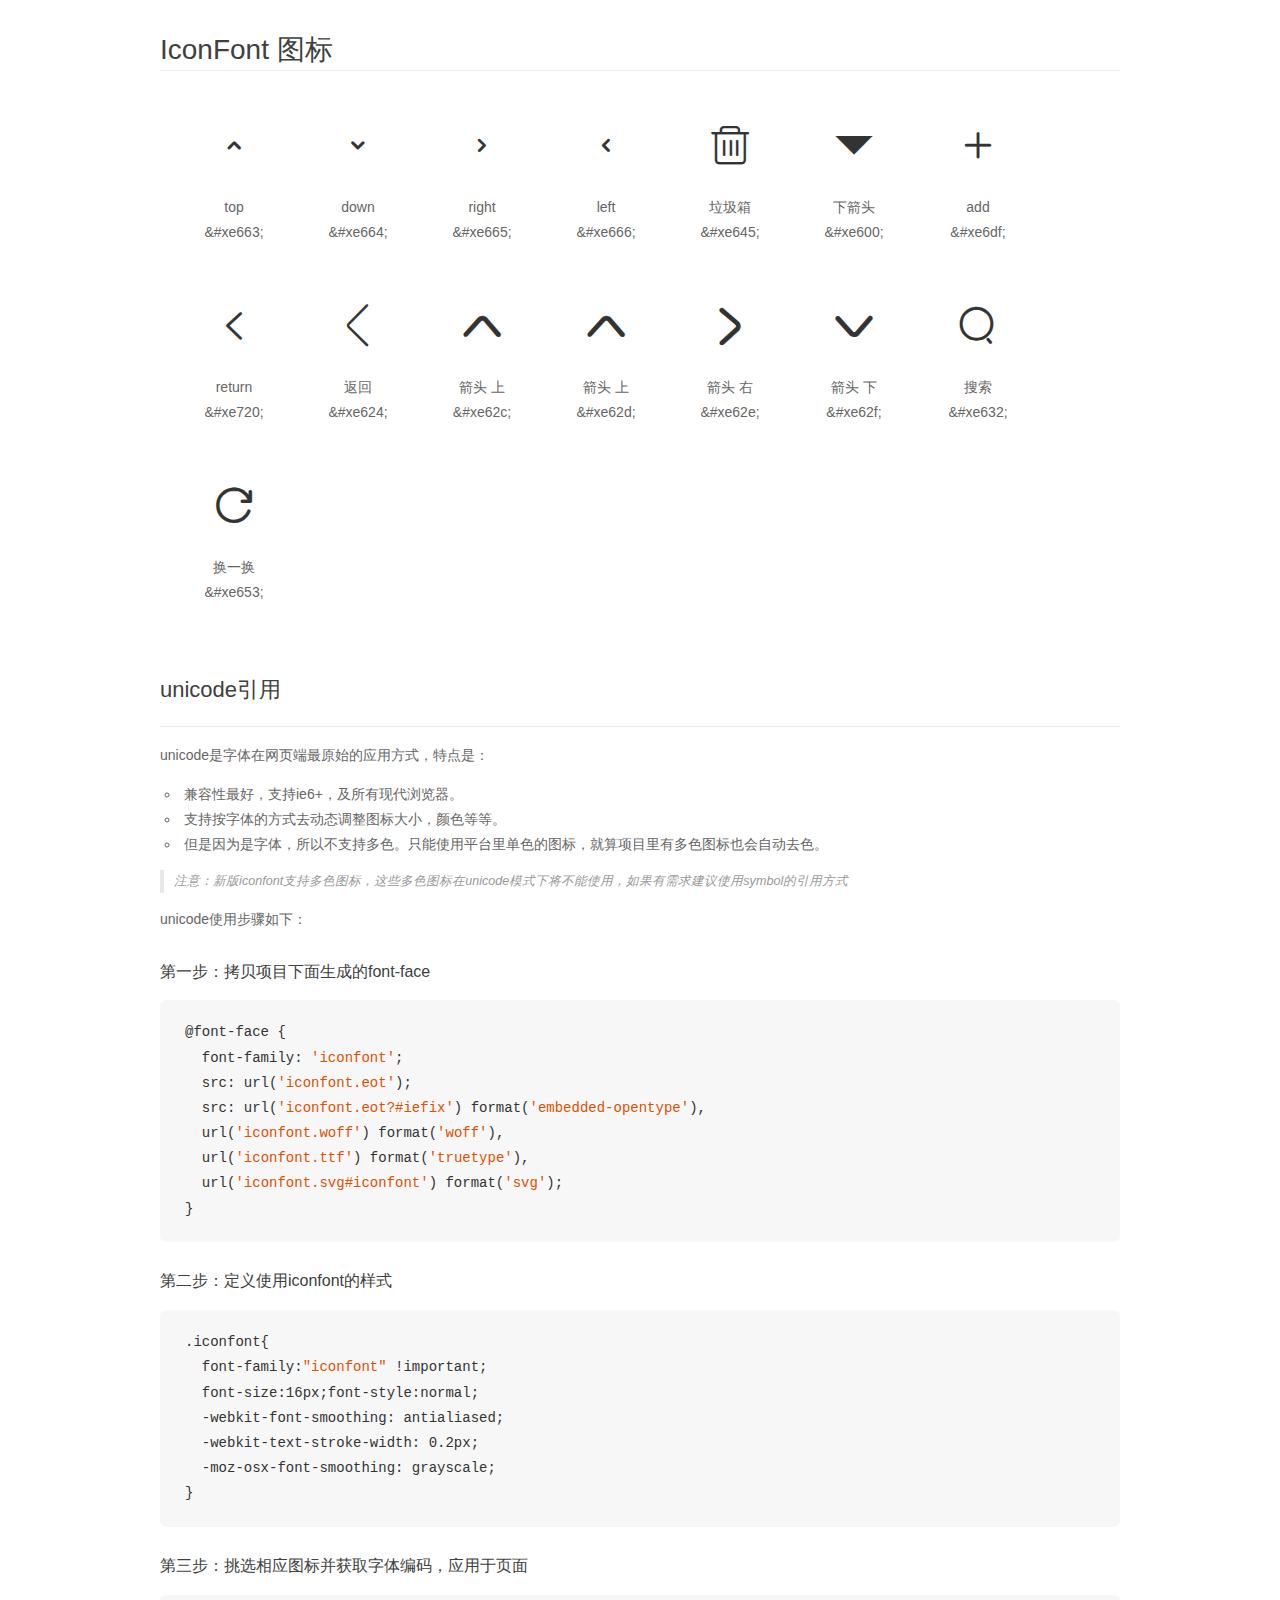
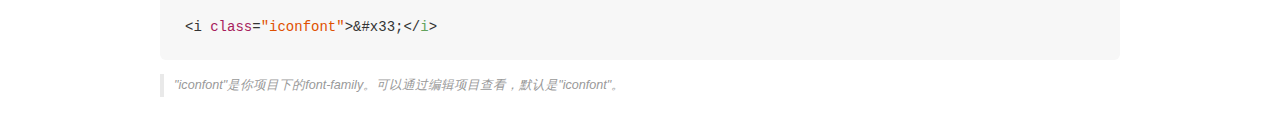
<file: 树莓/1/font/demo_unicode.html>
<!DOCTYPE html>
<html>
<head>
    <meta charset="utf-8"/>
    <title>IconFont</title>
    <link rel="stylesheet" href="demo.css">

    <style type="text/css">

        @font-face {font-family: "iconfont";
          src: url('iconfont.eot'); /* IE9*/
          src: url('iconfont.eot#iefix') format('embedded-opentype'), /* IE6-IE8 */
          url('iconfont.woff') format('woff'), /* chrome, firefox */
          url('iconfont.ttf') format('truetype'), /* chrome, firefox, opera, Safari, Android, iOS 4.2+*/
          url('iconfont.svg#iconfont') format('svg'); /* iOS 4.1- */
        }

        .iconfont {
          font-family:"iconfont" !important;
          font-size:16px;
          font-style:normal;
          -webkit-font-smoothing: antialiased;
          -webkit-text-stroke-width: 0.2px;
          -moz-osx-font-smoothing: grayscale;
        }

    </style>
</head>
<body>
    <div class="main markdown">
        <h1>IconFont 图标</h1>
        <ul class="icon_lists clear">
            
                <li>
                <i class="icon iconfont">&#xe663;</i>
                    <div class="name">top</div>
                    <div class="code">&amp;#xe663;</div>
                </li>
            
                <li>
                <i class="icon iconfont">&#xe664;</i>
                    <div class="name">down</div>
                    <div class="code">&amp;#xe664;</div>
                </li>
            
                <li>
                <i class="icon iconfont">&#xe665;</i>
                    <div class="name">right</div>
                    <div class="code">&amp;#xe665;</div>
                </li>
            
                <li>
                <i class="icon iconfont">&#xe666;</i>
                    <div class="name">left</div>
                    <div class="code">&amp;#xe666;</div>
                </li>
            
                <li>
                <i class="icon iconfont">&#xe645;</i>
                    <div class="name">垃圾箱</div>
                    <div class="code">&amp;#xe645;</div>
                </li>
            
                <li>
                <i class="icon iconfont">&#xe600;</i>
                    <div class="name">下箭头</div>
                    <div class="code">&amp;#xe600;</div>
                </li>
            
                <li>
                <i class="icon iconfont">&#xe6df;</i>
                    <div class="name">add</div>
                    <div class="code">&amp;#xe6df;</div>
                </li>
            
                <li>
                <i class="icon iconfont">&#xe720;</i>
                    <div class="name">return</div>
                    <div class="code">&amp;#xe720;</div>
                </li>
            
                <li>
                <i class="icon iconfont">&#xe624;</i>
                    <div class="name">返回</div>
                    <div class="code">&amp;#xe624;</div>
                </li>
            
                <li>
                <i class="icon iconfont">&#xe62c;</i>
                    <div class="name">箭头 上</div>
                    <div class="code">&amp;#xe62c;</div>
                </li>
            
                <li>
                <i class="icon iconfont">&#xe62d;</i>
                    <div class="name">箭头 上</div>
                    <div class="code">&amp;#xe62d;</div>
                </li>
            
                <li>
                <i class="icon iconfont">&#xe62e;</i>
                    <div class="name">箭头 右</div>
                    <div class="code">&amp;#xe62e;</div>
                </li>
            
                <li>
                <i class="icon iconfont">&#xe62f;</i>
                    <div class="name">箭头 下</div>
                    <div class="code">&amp;#xe62f;</div>
                </li>
            
                <li>
                <i class="icon iconfont">&#xe632;</i>
                    <div class="name">搜索</div>
                    <div class="code">&amp;#xe632;</div>
                </li>
            
                <li>
                <i class="icon iconfont">&#xe653;</i>
                    <div class="name">换一换</div>
                    <div class="code">&amp;#xe653;</div>
                </li>
            
        </ul>
        <h2 id="unicode-">unicode引用</h2>
        <hr>

        <p>unicode是字体在网页端最原始的应用方式，特点是：</p>
        <ul>
        <li>兼容性最好，支持ie6+，及所有现代浏览器。</li>
        <li>支持按字体的方式去动态调整图标大小，颜色等等。</li>
        <li>但是因为是字体，所以不支持多色。只能使用平台里单色的图标，就算项目里有多色图标也会自动去色。</li>
        </ul>
        <blockquote>
        <p>注意：新版iconfont支持多色图标，这些多色图标在unicode模式下将不能使用，如果有需求建议使用symbol的引用方式</p>
        </blockquote>
        <p>unicode使用步骤如下：</p>
        <h3 id="-font-face">第一步：拷贝项目下面生成的font-face</h3>
        <pre><code class="lang-js hljs javascript">@font-face {
  font-family: <span class="hljs-string">'iconfont'</span>;
  src: url(<span class="hljs-string">'iconfont.eot'</span>);
  src: url(<span class="hljs-string">'iconfont.eot?#iefix'</span>) format(<span class="hljs-string">'embedded-opentype'</span>),
  url(<span class="hljs-string">'iconfont.woff'</span>) format(<span class="hljs-string">'woff'</span>),
  url(<span class="hljs-string">'iconfont.ttf'</span>) format(<span class="hljs-string">'truetype'</span>),
  url(<span class="hljs-string">'iconfont.svg#iconfont'</span>) format(<span class="hljs-string">'svg'</span>);
}
</code></pre>
        <h3 id="-iconfont-">第二步：定义使用iconfont的样式</h3>
        <pre><code class="lang-js hljs javascript">.iconfont{
  font-family:<span class="hljs-string">"iconfont"</span> !important;
  font-size:<span class="hljs-number">16</span>px;font-style:normal;
  -webkit-font-smoothing: antialiased;
  -webkit-text-stroke-width: <span class="hljs-number">0.2</span>px;
  -moz-osx-font-smoothing: grayscale;
}
</code></pre>
        <h3 id="-">第三步：挑选相应图标并获取字体编码，应用于页面</h3>
        <pre><code class="lang-js hljs javascript">&lt;i <span class="hljs-class"><span class="hljs-keyword">class</span></span>=<span class="hljs-string">"iconfont"</span>&gt;&amp;#x33;<span class="xml"><span class="hljs-tag">&lt;/<span class="hljs-name">i</span>&gt;</span></span></code></pre>

        <blockquote>
        <p>"iconfont"是你项目下的font-family。可以通过编辑项目查看，默认是"iconfont"。</p>
        </blockquote>
    </div>


</body>
</html>
</file>
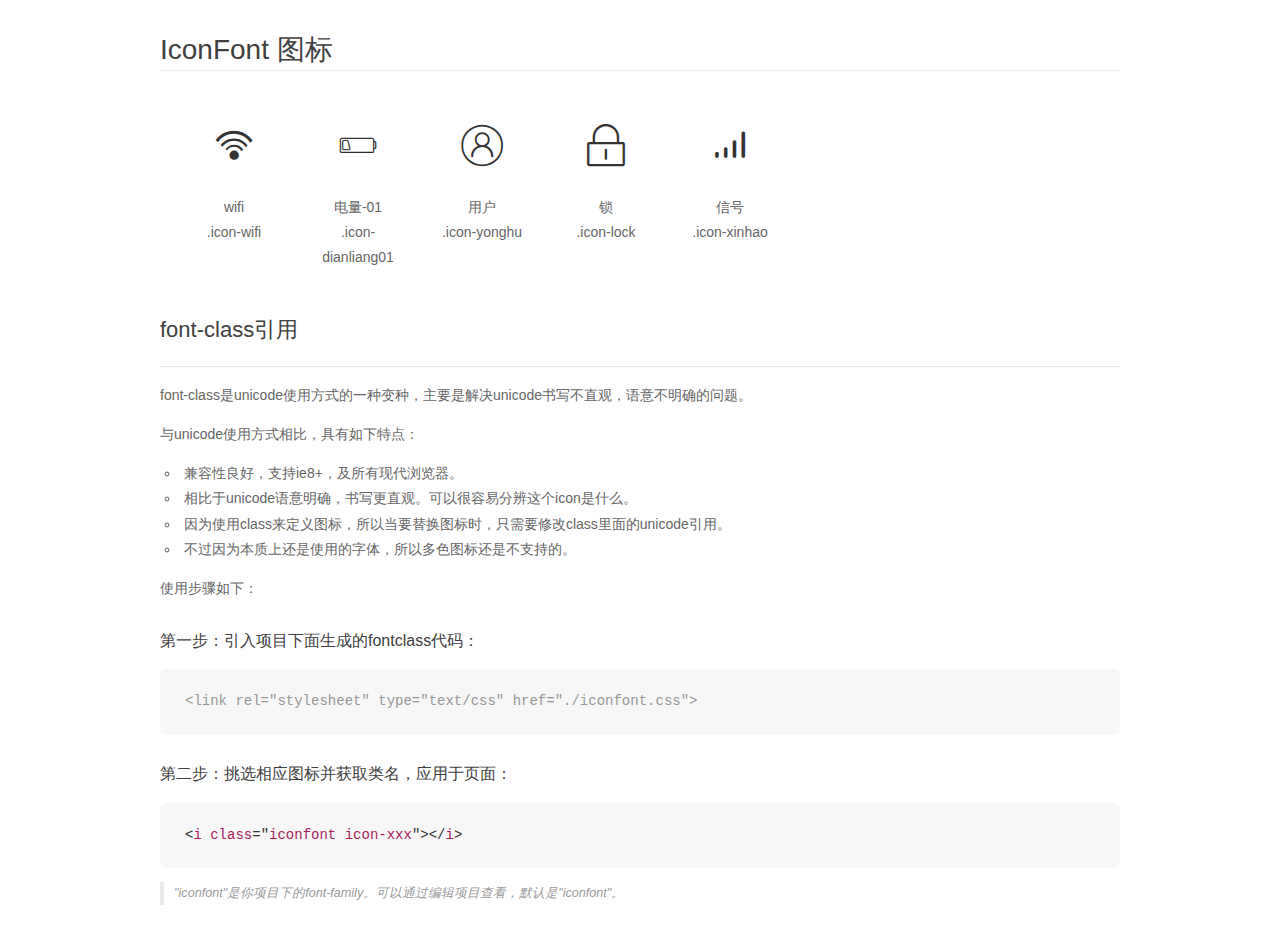
<file: 暑假nmid/task1/练习 1/font/demo_fontclass.html>
<!DOCTYPE html>
<html>
<head>
    <meta charset="utf-8"/>
    <title>IconFont</title>
    <link rel="stylesheet" href="demo.css">
    <link rel="stylesheet" href="iconfont.css">
</head>
<body>
    <div class="main markdown">
        <h1>IconFont 图标</h1>
        <ul class="icon_lists clear">
            
                <li>
                <i class="icon iconfont icon-wifi"></i>
                    <div class="name">wifi</div>
                    <div class="fontclass">.icon-wifi</div>
                </li>
            
                <li>
                <i class="icon iconfont icon-dianliang01"></i>
                    <div class="name">电量-01</div>
                    <div class="fontclass">.icon-dianliang01</div>
                </li>
            
                <li>
                <i class="icon iconfont icon-yonghu"></i>
                    <div class="name">用户</div>
                    <div class="fontclass">.icon-yonghu</div>
                </li>
            
                <li>
                <i class="icon iconfont icon-lock"></i>
                    <div class="name">锁</div>
                    <div class="fontclass">.icon-lock</div>
                </li>
            
                <li>
                <i class="icon iconfont icon-xinhao"></i>
                    <div class="name">信号</div>
                    <div class="fontclass">.icon-xinhao</div>
                </li>
            
        </ul>

        <h2 id="font-class-">font-class引用</h2>
        <hr>

        <p>font-class是unicode使用方式的一种变种，主要是解决unicode书写不直观，语意不明确的问题。</p>
        <p>与unicode使用方式相比，具有如下特点：</p>
        <ul>
        <li>兼容性良好，支持ie8+，及所有现代浏览器。</li>
        <li>相比于unicode语意明确，书写更直观。可以很容易分辨这个icon是什么。</li>
        <li>因为使用class来定义图标，所以当要替换图标时，只需要修改class里面的unicode引用。</li>
        <li>不过因为本质上还是使用的字体，所以多色图标还是不支持的。</li>
        </ul>
        <p>使用步骤如下：</p>
        <h3 id="-fontclass-">第一步：引入项目下面生成的fontclass代码：</h3>


        <pre><code class="lang-js hljs javascript"><span class="hljs-comment">&lt;link rel="stylesheet" type="text/css" href="./iconfont.css"&gt;</span></code></pre>
        <h3 id="-">第二步：挑选相应图标并获取类名，应用于页面：</h3>
        <pre><code class="lang-css hljs">&lt;<span class="hljs-selector-tag">i</span> <span class="hljs-selector-tag">class</span>="<span class="hljs-selector-tag">iconfont</span> <span class="hljs-selector-tag">icon-xxx</span>"&gt;&lt;/<span class="hljs-selector-tag">i</span>&gt;</code></pre>
        <blockquote>
        <p>"iconfont"是你项目下的font-family。可以通过编辑项目查看，默认是"iconfont"。</p>
        </blockquote>
    </div>
</body>
</html>
</file>
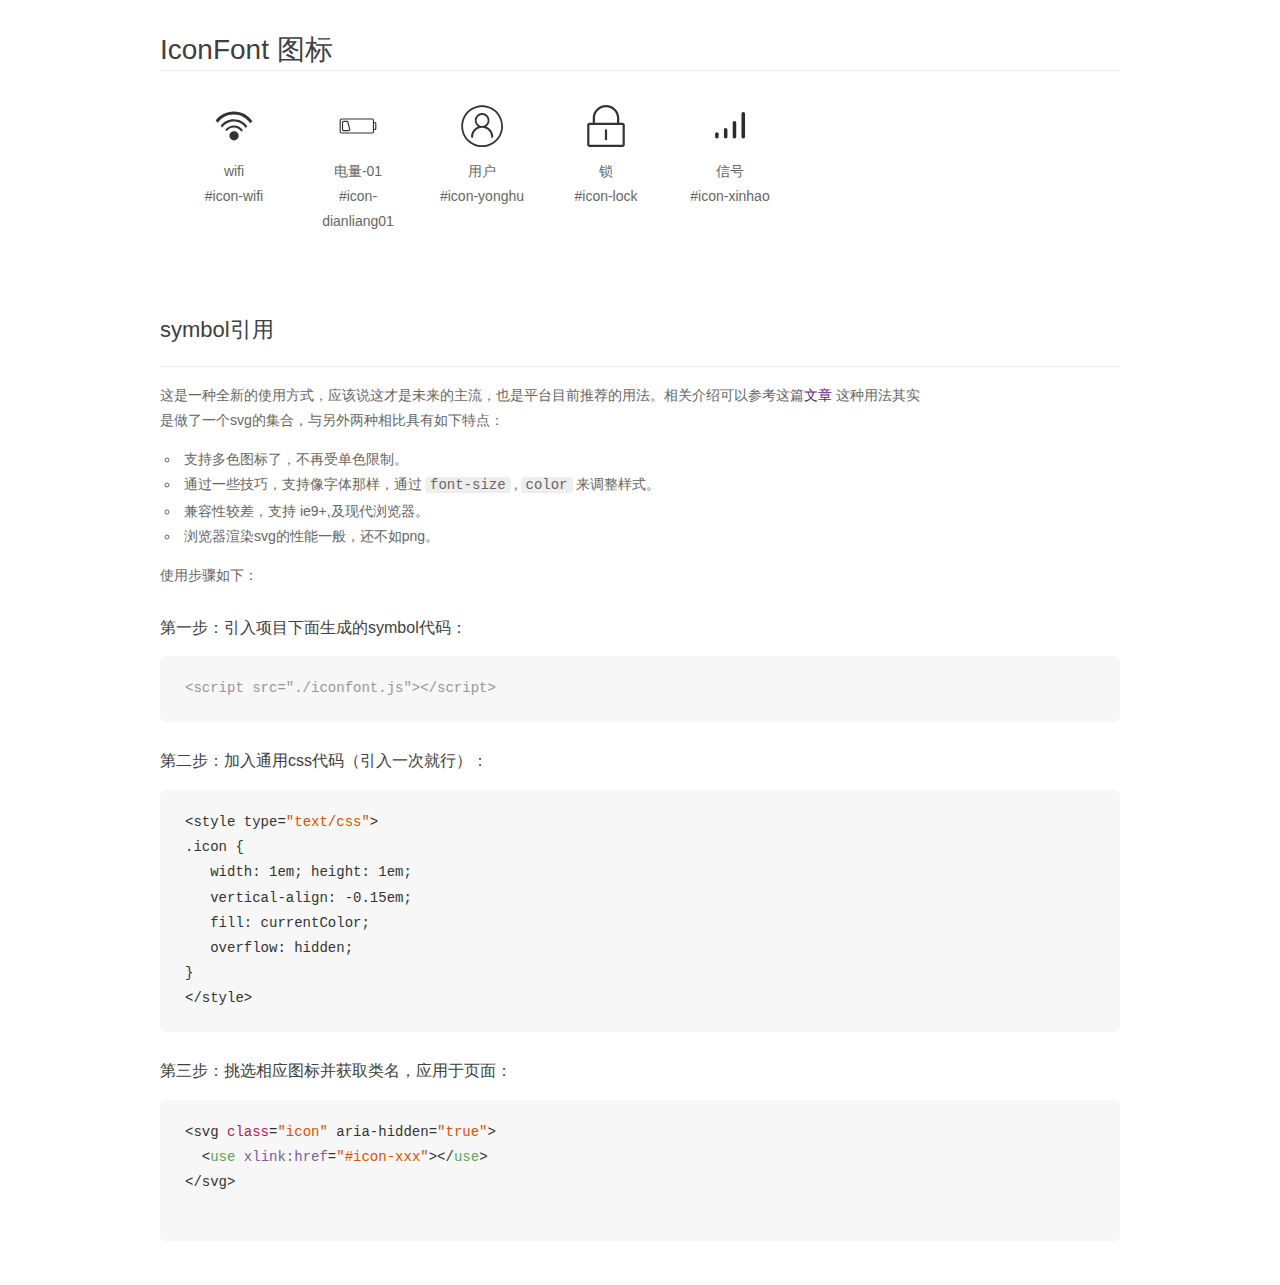
<file: 暑假nmid/task1/练习 1/font/demo_symbol.html>
<!DOCTYPE html>
<html>
<head>
    <meta charset="utf-8"/>
    <title>IconFont</title>
    <link rel="stylesheet" href="demo.css">
    <script src="iconfont.js"></script>

    <style type="text/css">
        .icon {
          /* 通过设置 font-size 来改变图标大小 */
          width: 1em; height: 1em;
          /* 图标和文字相邻时，垂直对齐 */
          vertical-align: -0.15em;
          /* 通过设置 color 来改变 SVG 的颜色/fill */
          fill: currentColor;
          /* path 和 stroke 溢出 viewBox 部分在 IE 下会显示
             normalize.css 中也包含这行 */
          overflow: hidden;
        }

    </style>
</head>
<body>
    <div class="main markdown">
        <h1>IconFont 图标</h1>
        <ul class="icon_lists clear">
            
                <li>
                    <svg class="icon" aria-hidden="true">
                        <use xlink:href="#icon-wifi"></use>
                    </svg>
                    <div class="name">wifi</div>
                    <div class="fontclass">#icon-wifi</div>
                </li>
            
                <li>
                    <svg class="icon" aria-hidden="true">
                        <use xlink:href="#icon-dianliang01"></use>
                    </svg>
                    <div class="name">电量-01</div>
                    <div class="fontclass">#icon-dianliang01</div>
                </li>
            
                <li>
                    <svg class="icon" aria-hidden="true">
                        <use xlink:href="#icon-yonghu"></use>
                    </svg>
                    <div class="name">用户</div>
                    <div class="fontclass">#icon-yonghu</div>
                </li>
            
                <li>
                    <svg class="icon" aria-hidden="true">
                        <use xlink:href="#icon-lock"></use>
                    </svg>
                    <div class="name">锁</div>
                    <div class="fontclass">#icon-lock</div>
                </li>
            
                <li>
                    <svg class="icon" aria-hidden="true">
                        <use xlink:href="#icon-xinhao"></use>
                    </svg>
                    <div class="name">信号</div>
                    <div class="fontclass">#icon-xinhao</div>
                </li>
            
        </ul>


        <h2 id="symbol-">symbol引用</h2>
        <hr>

        <p>这是一种全新的使用方式，应该说这才是未来的主流，也是平台目前推荐的用法。相关介绍可以参考这篇<a href="">文章</a>
        这种用法其实是做了一个svg的集合，与另外两种相比具有如下特点：</p>
        <ul>
          <li>支持多色图标了，不再受单色限制。</li>
          <li>通过一些技巧，支持像字体那样，通过<code>font-size</code>,<code>color</code>来调整样式。</li>
          <li>兼容性较差，支持 ie9+,及现代浏览器。</li>
          <li>浏览器渲染svg的性能一般，还不如png。</li>
        </ul>
        <p>使用步骤如下：</p>
        <h3 id="-symbol-">第一步：引入项目下面生成的symbol代码：</h3>
        <pre><code class="lang-js hljs javascript"><span class="hljs-comment">&lt;script src="./iconfont.js"&gt;&lt;/script&gt;</span></code></pre>
        <h3 id="-css-">第二步：加入通用css代码（引入一次就行）：</h3>
        <pre><code class="lang-js hljs javascript">&lt;style type=<span class="hljs-string">"text/css"</span>&gt;
.icon {
   width: <span class="hljs-number">1</span>em; height: <span class="hljs-number">1</span>em;
   vertical-align: <span class="hljs-number">-0.15</span>em;
   fill: currentColor;
   overflow: hidden;
}
&lt;<span class="hljs-regexp">/style&gt;</span></code></pre>
        <h3 id="-">第三步：挑选相应图标并获取类名，应用于页面：</h3>
        <pre><code class="lang-js hljs javascript">&lt;svg <span class="hljs-class"><span class="hljs-keyword">class</span></span>=<span class="hljs-string">"icon"</span> aria-hidden=<span class="hljs-string">"true"</span>&gt;<span class="xml"><span class="hljs-tag">
  &lt;<span class="hljs-name">use</span> <span class="hljs-attr">xlink:href</span>=<span class="hljs-string">"#icon-xxx"</span>&gt;</span><span class="hljs-tag">&lt;/<span class="hljs-name">use</span>&gt;</span>
</span>&lt;<span class="hljs-regexp">/svg&gt;
        </span></code></pre>
    </div>
</body>
</html>
</file>
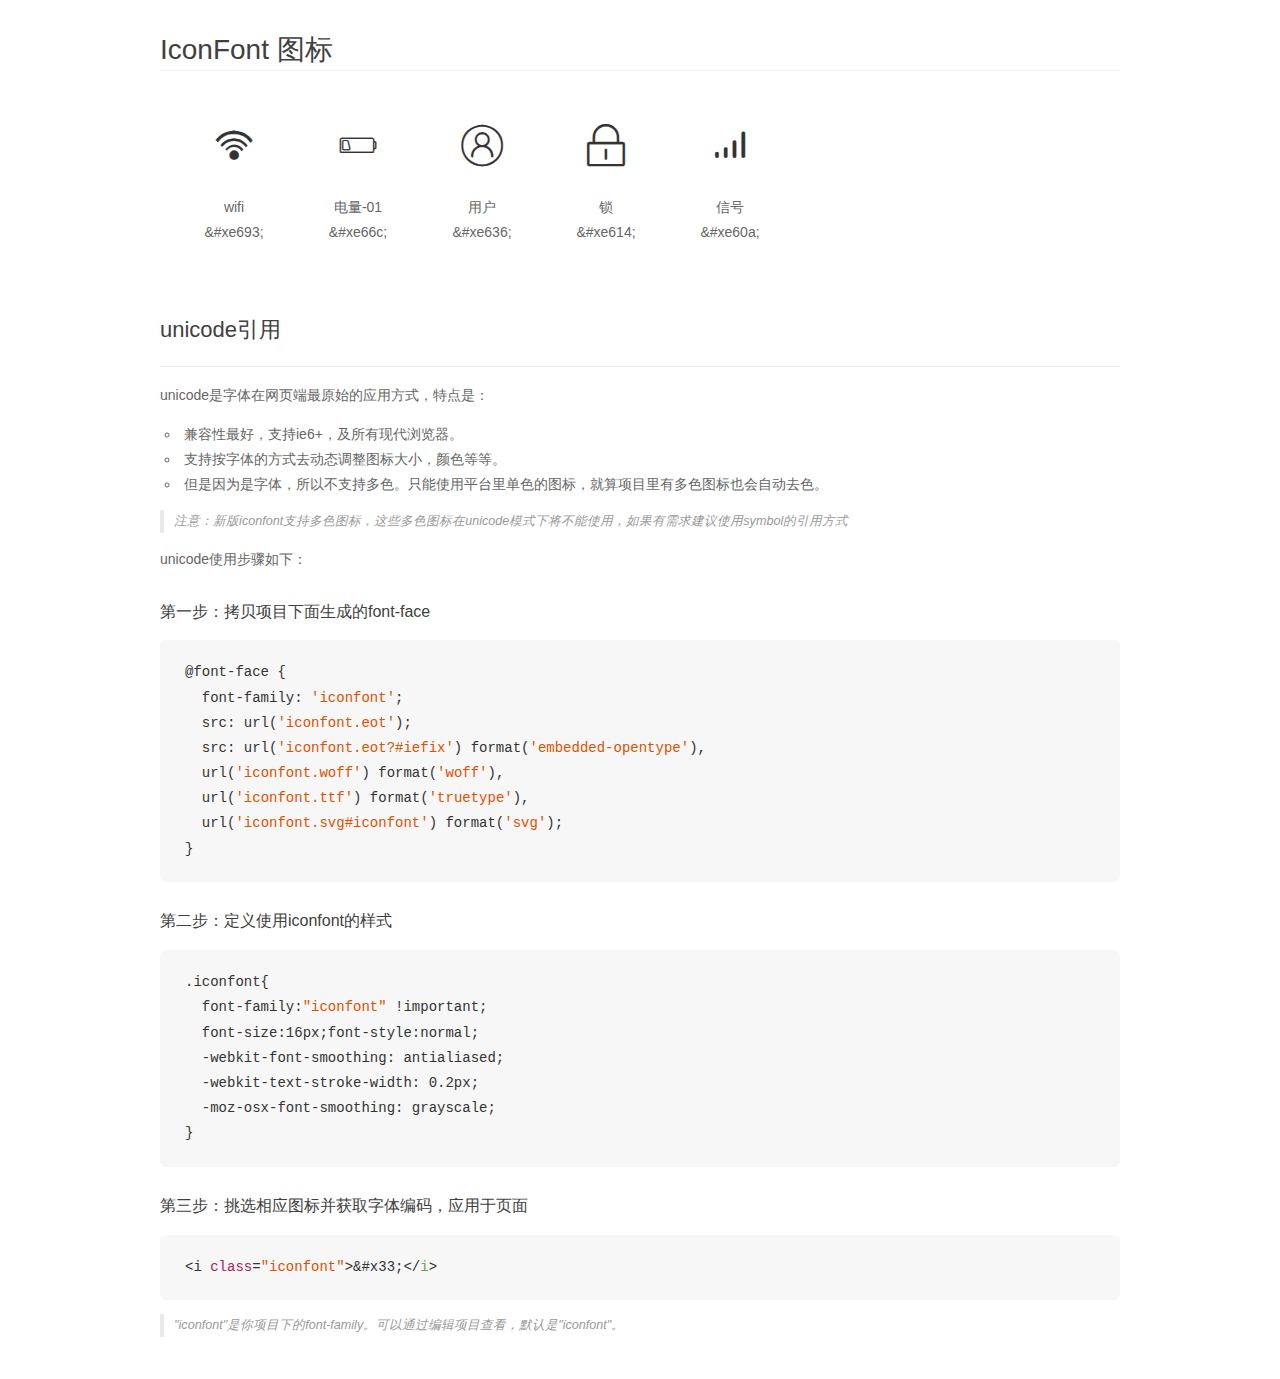
<file: 暑假nmid/task1/练习 1/font/demo_unicode.html>
<!DOCTYPE html>
<html>
<head>
    <meta charset="utf-8"/>
    <title>IconFont</title>
    <link rel="stylesheet" href="demo.css">

    <style type="text/css">

        @font-face {font-family: "iconfont";
          src: url('iconfont.eot'); /* IE9*/
          src: url('iconfont.eot#iefix') format('embedded-opentype'), /* IE6-IE8 */
          url('iconfont.woff') format('woff'), /* chrome, firefox */
          url('iconfont.ttf') format('truetype'), /* chrome, firefox, opera, Safari, Android, iOS 4.2+*/
          url('iconfont.svg#iconfont') format('svg'); /* iOS 4.1- */
        }

        .iconfont {
          font-family:"iconfont" !important;
          font-size:16px;
          font-style:normal;
          -webkit-font-smoothing: antialiased;
          -webkit-text-stroke-width: 0.2px;
          -moz-osx-font-smoothing: grayscale;
        }

    </style>
</head>
<body>
    <div class="main markdown">
        <h1>IconFont 图标</h1>
        <ul class="icon_lists clear">
            
                <li>
                <i class="icon iconfont">&#xe693;</i>
                    <div class="name">wifi</div>
                    <div class="code">&amp;#xe693;</div>
                </li>
            
                <li>
                <i class="icon iconfont">&#xe66c;</i>
                    <div class="name">电量-01</div>
                    <div class="code">&amp;#xe66c;</div>
                </li>
            
                <li>
                <i class="icon iconfont">&#xe636;</i>
                    <div class="name">用户</div>
                    <div class="code">&amp;#xe636;</div>
                </li>
            
                <li>
                <i class="icon iconfont">&#xe614;</i>
                    <div class="name">锁</div>
                    <div class="code">&amp;#xe614;</div>
                </li>
            
                <li>
                <i class="icon iconfont">&#xe60a;</i>
                    <div class="name">信号</div>
                    <div class="code">&amp;#xe60a;</div>
                </li>
            
        </ul>
        <h2 id="unicode-">unicode引用</h2>
        <hr>

        <p>unicode是字体在网页端最原始的应用方式，特点是：</p>
        <ul>
        <li>兼容性最好，支持ie6+，及所有现代浏览器。</li>
        <li>支持按字体的方式去动态调整图标大小，颜色等等。</li>
        <li>但是因为是字体，所以不支持多色。只能使用平台里单色的图标，就算项目里有多色图标也会自动去色。</li>
        </ul>
        <blockquote>
        <p>注意：新版iconfont支持多色图标，这些多色图标在unicode模式下将不能使用，如果有需求建议使用symbol的引用方式</p>
        </blockquote>
        <p>unicode使用步骤如下：</p>
        <h3 id="-font-face">第一步：拷贝项目下面生成的font-face</h3>
        <pre><code class="lang-js hljs javascript">@font-face {
  font-family: <span class="hljs-string">'iconfont'</span>;
  src: url(<span class="hljs-string">'iconfont.eot'</span>);
  src: url(<span class="hljs-string">'iconfont.eot?#iefix'</span>) format(<span class="hljs-string">'embedded-opentype'</span>),
  url(<span class="hljs-string">'iconfont.woff'</span>) format(<span class="hljs-string">'woff'</span>),
  url(<span class="hljs-string">'iconfont.ttf'</span>) format(<span class="hljs-string">'truetype'</span>),
  url(<span class="hljs-string">'iconfont.svg#iconfont'</span>) format(<span class="hljs-string">'svg'</span>);
}
</code></pre>
        <h3 id="-iconfont-">第二步：定义使用iconfont的样式</h3>
        <pre><code class="lang-js hljs javascript">.iconfont{
  font-family:<span class="hljs-string">"iconfont"</span> !important;
  font-size:<span class="hljs-number">16</span>px;font-style:normal;
  -webkit-font-smoothing: antialiased;
  -webkit-text-stroke-width: <span class="hljs-number">0.2</span>px;
  -moz-osx-font-smoothing: grayscale;
}
</code></pre>
        <h3 id="-">第三步：挑选相应图标并获取字体编码，应用于页面</h3>
        <pre><code class="lang-js hljs javascript">&lt;i <span class="hljs-class"><span class="hljs-keyword">class</span></span>=<span class="hljs-string">"iconfont"</span>&gt;&amp;#x33;<span class="xml"><span class="hljs-tag">&lt;/<span class="hljs-name">i</span>&gt;</span></span></code></pre>

        <blockquote>
        <p>"iconfont"是你项目下的font-family。可以通过编辑项目查看，默认是"iconfont"。</p>
        </blockquote>
    </div>


</body>
</html>
</file>
<file: 树莓/1/font/iconfont.css>
@font-face {font-family: "iconfont";
  src: url('iconfont.eot?t=1531975201241'); /* IE9*/
  src: url('iconfont.eot?t=1531975201241#iefix') format('embedded-opentype'), /* IE6-IE8 */
  url('[data-uri]') format('woff'),
  url('iconfont.ttf?t=1531975201241') format('truetype'), /* chrome, firefox, opera, Safari, Android, iOS 4.2+*/
  url('iconfont.svg?t=1531975201241#iconfont') format('svg'); /* iOS 4.1- */
}

.iconfont {
  font-family:"iconfont" !important;
  font-size:16px;
  font-style:normal;
  -webkit-font-smoothing: antialiased;
  -moz-osx-font-smoothing: grayscale;
}

.icon-top:before { content: "\e663"; }

.icon-down:before { content: "\e664"; }

.icon-right:before { content: "\e665"; }

.icon-left:before { content: "\e666"; }

.icon-lajixiang:before { content: "\e645"; }

.icon-xiajiantou:before { content: "\e600"; }

.icon-add:before { content: "\e6df"; }

.icon-return:before { content: "\e720"; }

.icon-fanhui:before { content: "\e624"; }

.icon-jiantoushang:before { content: "\e62c"; }

.icon-jiantoushang1:before { content: "\e62d"; }

.icon-jiantouyou:before { content: "\e62e"; }

.icon-jiantouxia:before { content: "\e62f"; }

.icon-sousuo:before { content: "\e632"; }

.icon-huanyihuan:before { content: "\e653"; }
</file>
<file: 树莓/1/page.css>
*{
	margin: 0;
   	padding: 0;
}

.top{
	width: 100%;
	height: 60px;
	background-color: #000;
}
.top span{
	color: #FFFFFF;
	line-height: 45px;
	font-size: 14px;
}
.top a{
	text-decoration: none;
	color: #FFFFFF;
}

.right{
	float: left;
	width: 1227.5px;
	height: 600px;
}
.left{
	float: left;
	width: 200px;
	height: 700px;	
	background-color: #3A3D49;
}
.foot{
	position: fixed;
	bottom: 0px;
	width: 100%;
	height: 50px;
	background-color: #000;
	color: #FFFFFF;
	line-height: 50px;
}
.right_top{
	width: 1227.5px;
	height: 40px;
	float: left;
	line-height: 40px;
}

.right_mid{
	width: 1200px;
	height: 50px;
	background-color: #E9E9E6;
	margin-left: auto;
	margin-right: auto;

}
</file>
<file: 树莓/1/layui/layui/css/layui.css>
/** layui-v2.3.0 MIT License By https://www.layui.com */
 .layui-inline,img{display:inline-block;vertical-align:middle}.layui-rate,li{list-style:none}h1,h2,h3,h4,h5,h6{font-weight:400}.layui-edge,.layui-header,.layui-inline,.layui-main{position:relative}.layui-btn,.layui-edge,.layui-inline,img{vertical-align:middle}.layui-btn,.layui-disabled,.layui-icon,.layui-unselect{-webkit-user-select:none;-ms-user-select:none;-moz-user-select:none}blockquote,body,button,dd,div,dl,dt,form,h1,h2,h3,h4,h5,h6,input,li,ol,p,pre,td,textarea,th,ul{margin:0;padding:0;-webkit-tap-highlight-color:rgba(0,0,0,0)}a:active,a:hover{outline:0}img{border:none}table{border-collapse:collapse;border-spacing:0}h4,h5,h6{font-size:100%}button,input,optgroup,option,select,textarea{font-family:inherit;font-size:inherit;font-style:inherit;font-weight:inherit;outline:0}pre{white-space:pre-wrap;white-space:-moz-pre-wrap;white-space:-pre-wrap;white-space:-o-pre-wrap;word-wrap:break-word}body{line-height:24px;font:14px Helvetica Neue,Helvetica,PingFang SC,\5FAE\8F6F\96C5\9ED1,Tahoma,Arial,sans-serif}hr{height:1px;margin:10px 0;border:0;clear:both}a{color:#333;text-decoration:none}a:hover{color:#777}a cite{font-style:normal;*cursor:pointer}.layui-border-box,.layui-border-box *{box-sizing:border-box}.layui-box,.layui-box *{box-sizing:content-box}.layui-clear{clear:both;*zoom:1}.layui-clear:after{content:'\20';clear:both;*zoom:1;display:block;height:0}.layui-inline{*display:inline;*zoom:1}.layui-edge{display:inline-block;width:0;height:0;border-width:6px;border-style:dashed;border-color:transparent;overflow:hidden}.layui-edge-top{top:-4px;border-bottom-color:#999;border-bottom-style:solid}.layui-edge-right{border-left-color:#999;border-left-style:solid}.layui-edge-bottom{top:2px;border-top-color:#999;border-top-style:solid}.layui-edge-left{border-right-color:#999;border-right-style:solid}.layui-elip{text-overflow:ellipsis;overflow:hidden;white-space:nowrap}.layui-disabled,.layui-disabled:hover{color:#d2d2d2!important;cursor:not-allowed!important}.layui-circle{border-radius:100%}.layui-show{display:block!important}.layui-hide{display:none!important}@font-face{font-family:layui-icon;src:url(../font/iconfont.eot?v=230);src:url(../font/iconfont.eot?v=230#iefix) format('embedded-opentype'),url(../font/iconfont.svg?v=230#iconfont) format('svg'),url(../font/iconfont.woff?v=230) format('woff'),url(../font/iconfont.ttf?v=230) format('truetype')}.layui-icon{font-family:layui-icon!important;font-size:16px;font-style:normal;-webkit-font-smoothing:antialiased;-moz-osx-font-smoothing:grayscale}.layui-icon-reply-fill:before{content:"\e611"}.layui-icon-set-fill:before{content:"\e614"}.layui-icon-menu-fill:before{content:"\e60f"}.layui-icon-search:before{content:"\e615"}.layui-icon-share:before{content:"\e641"}.layui-icon-set-sm:before{content:"\e620"}.layui-icon-engine:before{content:"\e628"}.layui-icon-close:before{content:"\1006"}.layui-icon-close-fill:before{content:"\1007"}.layui-icon-chart-screen:before{content:"\e629"}.layui-icon-star:before{content:"\e600"}.layui-icon-circle-dot:before{content:"\e617"}.layui-icon-chat:before{content:"\e606"}.layui-icon-release:before{content:"\e609"}.layui-icon-list:before{content:"\e60a"}.layui-icon-chart:before{content:"\e62c"}.layui-icon-ok-circle:before{content:"\1005"}.layui-icon-layim-theme:before{content:"\e61b"}.layui-icon-table:before{content:"\e62d"}.layui-icon-right:before{content:"\e602"}.layui-icon-left:before{content:"\e603"}.layui-icon-cart-simple:before{content:"\e698"}.layui-icon-face-cry:before{content:"\e69c"}.layui-icon-face-smile:before{content:"\e6af"}.layui-icon-survey:before{content:"\e6b2"}.layui-icon-tree:before{content:"\e62e"}.layui-icon-upload-circle:before{content:"\e62f"}.layui-icon-add-circle:before{content:"\e61f"}.layui-icon-download-circle:before{content:"\e601"}.layui-icon-templeate-1:before{content:"\e630"}.layui-icon-util:before{content:"\e631"}.layui-icon-face-surprised:before{content:"\e664"}.layui-icon-edit:before{content:"\e642"}.layui-icon-speaker:before{content:"\e645"}.layui-icon-down:before{content:"\e61a"}.layui-icon-file:before{content:"\e621"}.layui-icon-layouts:before{content:"\e632"}.layui-icon-rate-half:before{content:"\e6c9"}.layui-icon-add-circle-fine:before{content:"\e608"}.layui-icon-prev-circle:before{content:"\e633"}.layui-icon-read:before{content:"\e705"}.layui-icon-404:before{content:"\e61c"}.layui-icon-carousel:before{content:"\e634"}.layui-icon-help:before{content:"\e607"}.layui-icon-code-circle:before{content:"\e635"}.layui-icon-water:before{content:"\e636"}.layui-icon-username:before{content:"\e66f"}.layui-icon-find-fill:before{content:"\e670"}.layui-icon-about:before{content:"\e60b"}.layui-icon-location:before{content:"\e715"}.layui-icon-up:before{content:"\e619"}.layui-icon-pause:before{content:"\e651"}.layui-icon-date:before{content:"\e637"}.layui-icon-layim-uploadfile:before{content:"\e61d"}.layui-icon-delete:before{content:"\e640"}.layui-icon-play:before{content:"\e652"}.layui-icon-top:before{content:"\e604"}.layui-icon-friends:before{content:"\e612"}.layui-icon-refresh-3:before{content:"\e9aa"}.layui-icon-ok:before{content:"\e605"}.layui-icon-layer:before{content:"\e638"}.layui-icon-face-smile-fine:before{content:"\e60c"}.layui-icon-dollar:before{content:"\e659"}.layui-icon-group:before{content:"\e613"}.layui-icon-layim-download:before{content:"\e61e"}.layui-icon-picture-fine:before{content:"\e60d"}.layui-icon-link:before{content:"\e64c"}.layui-icon-diamond:before{content:"\e735"}.layui-icon-log:before{content:"\e60e"}.layui-icon-rate-solid:before{content:"\e67a"}.layui-icon-fonts-del:before{content:"\e64f"}.layui-icon-unlink:before{content:"\e64d"}.layui-icon-fonts-clear:before{content:"\e639"}.layui-icon-triangle-r:before{content:"\e623"}.layui-icon-circle:before{content:"\e63f"}.layui-icon-radio:before{content:"\e643"}.layui-icon-align-center:before{content:"\e647"}.layui-icon-align-right:before{content:"\e648"}.layui-icon-align-left:before{content:"\e649"}.layui-icon-loading-1:before{content:"\e63e"}.layui-icon-return:before{content:"\e65c"}.layui-icon-fonts-strong:before{content:"\e62b"}.layui-icon-upload:before{content:"\e67c"}.layui-icon-dialogue:before{content:"\e63a"}.layui-icon-video:before{content:"\e6ed"}.layui-icon-headset:before{content:"\e6fc"}.layui-icon-cellphone-fine:before{content:"\e63b"}.layui-icon-add-1:before{content:"\e654"}.layui-icon-face-smile-b:before{content:"\e650"}.layui-icon-fonts-html:before{content:"\e64b"}.layui-icon-form:before{content:"\e63c"}.layui-icon-cart:before{content:"\e657"}.layui-icon-camera-fill:before{content:"\e65d"}.layui-icon-tabs:before{content:"\e62a"}.layui-icon-fonts-code:before{content:"\e64e"}.layui-icon-fire:before{content:"\e756"}.layui-icon-set:before{content:"\e716"}.layui-icon-fonts-u:before{content:"\e646"}.layui-icon-triangle-d:before{content:"\e625"}.layui-icon-tips:before{content:"\e702"}.layui-icon-picture:before{content:"\e64a"}.layui-icon-more-vertical:before{content:"\e671"}.layui-icon-flag:before{content:"\e66c"}.layui-icon-loading:before{content:"\e63d"}.layui-icon-fonts-i:before{content:"\e644"}.layui-icon-refresh-1:before{content:"\e666"}.layui-icon-rmb:before{content:"\e65e"}.layui-icon-home:before{content:"\e68e"}.layui-icon-user:before{content:"\e770"}.layui-icon-notice:before{content:"\e667"}.layui-icon-login-weibo:before{content:"\e675"}.layui-icon-voice:before{content:"\e688"}.layui-icon-upload-drag:before{content:"\e681"}.layui-icon-login-qq:before{content:"\e676"}.layui-icon-snowflake:before{content:"\e6b1"}.layui-icon-file-b:before{content:"\e655"}.layui-icon-template:before{content:"\e663"}.layui-icon-auz:before{content:"\e672"}.layui-icon-console:before{content:"\e665"}.layui-icon-app:before{content:"\e653"}.layui-icon-prev:before{content:"\e65a"}.layui-icon-website:before{content:"\e7ae"}.layui-icon-next:before{content:"\e65b"}.layui-icon-component:before{content:"\e857"}.layui-icon-more:before{content:"\e65f"}.layui-icon-login-wechat:before{content:"\e677"}.layui-icon-shrink-right:before{content:"\e668"}.layui-icon-spread-left:before{content:"\e66b"}.layui-icon-camera:before{content:"\e660"}.layui-icon-note:before{content:"\e66e"}.layui-icon-refresh:before{content:"\e669"}.layui-icon-female:before{content:"\e661"}.layui-icon-male:before{content:"\e662"}.layui-icon-password:before{content:"\e673"}.layui-icon-senior:before{content:"\e674"}.layui-icon-theme:before{content:"\e66a"}.layui-icon-tread:before{content:"\e6c5"}.layui-icon-praise:before{content:"\e6c6"}.layui-icon-star-fill:before{content:"\e658"}.layui-icon-rate:before{content:"\e67b"}.layui-icon-template-1:before{content:"\e656"}.layui-icon-vercode:before{content:"\e679"}.layui-icon-cellphone:before{content:"\e678"}.layui-icon-screen-full:before{content:"\e622"}.layui-icon-screen-restore:before{content:"\e758"}.layui-main{width:1140px;margin:0 auto}.layui-header{z-index:1000;height:60px}.layui-header a:hover{transition:all .5s;-webkit-transition:all .5s}.layui-side{position:fixed;left:0;top:0;bottom:0;z-index:999;width:200px;overflow-x:hidden}.layui-side-scroll{position:relative;width:220px;height:100%;overflow-x:hidden}.layui-body{position:absolute;left:200px;right:0;top:0;bottom:0;z-index:998;width:auto;overflow:hidden;overflow-y:auto;box-sizing:border-box}.layui-layout-body{overflow:hidden}.layui-layout-admin .layui-header{background-color:#23262E}.layui-layout-admin .layui-side{top:60px;width:200px;overflow-x:hidden}.layui-layout-admin .layui-body{top:60px;bottom:44px}.layui-layout-admin .layui-main{width:auto;margin:0 15px}.layui-layout-admin .layui-footer{position:fixed;left:200px;right:0;bottom:0;height:44px;line-height:44px;padding:0 15px;background-color:#eee}.layui-layout-admin .layui-logo{position:absolute;left:0;top:0;width:200px;height:100%;line-height:60px;text-align:center;color:#009688;font-size:16px}.layui-layout-admin .layui-header .layui-nav{background:0 0}.layui-layout-left{position:absolute!important;left:200px;top:0}.layui-layout-right{position:absolute!important;right:0;top:0}.layui-container{position:relative;margin:0 auto;padding:0 15px;box-sizing:border-box}.layui-fluid{position:relative;margin:0 auto;padding:0 15px}.layui-row:after,.layui-row:before{content:'';display:block;clear:both}.layui-col-lg1,.layui-col-lg10,.layui-col-lg11,.layui-col-lg12,.layui-col-lg2,.layui-col-lg3,.layui-col-lg4,.layui-col-lg5,.layui-col-lg6,.layui-col-lg7,.layui-col-lg8,.layui-col-lg9,.layui-col-md1,.layui-col-md10,.layui-col-md11,.layui-col-md12,.layui-col-md2,.layui-col-md3,.layui-col-md4,.layui-col-md5,.layui-col-md6,.layui-col-md7,.layui-col-md8,.layui-col-md9,.layui-col-sm1,.layui-col-sm10,.layui-col-sm11,.layui-col-sm12,.layui-col-sm2,.layui-col-sm3,.layui-col-sm4,.layui-col-sm5,.layui-col-sm6,.layui-col-sm7,.layui-col-sm8,.layui-col-sm9,.layui-col-xs1,.layui-col-xs10,.layui-col-xs11,.layui-col-xs12,.layui-col-xs2,.layui-col-xs3,.layui-col-xs4,.layui-col-xs5,.layui-col-xs6,.layui-col-xs7,.layui-col-xs8,.layui-col-xs9{position:relative;display:block;box-sizing:border-box}.layui-col-xs1,.layui-col-xs10,.layui-col-xs11,.layui-col-xs12,.layui-col-xs2,.layui-col-xs3,.layui-col-xs4,.layui-col-xs5,.layui-col-xs6,.layui-col-xs7,.layui-col-xs8,.layui-col-xs9{float:left}.layui-col-xs1{width:8.33333333%}.layui-col-xs2{width:16.66666667%}.layui-col-xs3{width:25%}.layui-col-xs4{width:33.33333333%}.layui-col-xs5{width:41.66666667%}.layui-col-xs6{width:50%}.layui-col-xs7{width:58.33333333%}.layui-col-xs8{width:66.66666667%}.layui-col-xs9{width:75%}.layui-col-xs10{width:83.33333333%}.layui-col-xs11{width:91.66666667%}.layui-col-xs12{width:100%}.layui-col-xs-offset1{margin-left:8.33333333%}.layui-col-xs-offset2{margin-left:16.66666667%}.layui-col-xs-offset3{margin-left:25%}.layui-col-xs-offset4{margin-left:33.33333333%}.layui-col-xs-offset5{margin-left:41.66666667%}.layui-col-xs-offset6{margin-left:50%}.layui-col-xs-offset7{margin-left:58.33333333%}.layui-col-xs-offset8{margin-left:66.66666667%}.layui-col-xs-offset9{margin-left:75%}.layui-col-xs-offset10{margin-left:83.33333333%}.layui-col-xs-offset11{margin-left:91.66666667%}.layui-col-xs-offset12{margin-left:100%}@media screen and (max-width:768px){.layui-hide-xs{display:none!important}.layui-show-xs-block{display:block!important}.layui-show-xs-inline{display:inline!important}.layui-show-xs-inline-block{display:inline-block!important}}@media screen and (min-width:768px){.layui-container{width:750px}.layui-hide-sm{display:none!important}.layui-show-sm-block{display:block!important}.layui-show-sm-inline{display:inline!important}.layui-show-sm-inline-block{display:inline-block!important}.layui-col-sm1,.layui-col-sm10,.layui-col-sm11,.layui-col-sm12,.layui-col-sm2,.layui-col-sm3,.layui-col-sm4,.layui-col-sm5,.layui-col-sm6,.layui-col-sm7,.layui-col-sm8,.layui-col-sm9{float:left}.layui-col-sm1{width:8.33333333%}.layui-col-sm2{width:16.66666667%}.layui-col-sm3{width:25%}.layui-col-sm4{width:33.33333333%}.layui-col-sm5{width:41.66666667%}.layui-col-sm6{width:50%}.layui-col-sm7{width:58.33333333%}.layui-col-sm8{width:66.66666667%}.layui-col-sm9{width:75%}.layui-col-sm10{width:83.33333333%}.layui-col-sm11{width:91.66666667%}.layui-col-sm12{width:100%}.layui-col-sm-offset1{margin-left:8.33333333%}.layui-col-sm-offset2{margin-left:16.66666667%}.layui-col-sm-offset3{margin-left:25%}.layui-col-sm-offset4{margin-left:33.33333333%}.layui-col-sm-offset5{margin-left:41.66666667%}.layui-col-sm-offset6{margin-left:50%}.layui-col-sm-offset7{margin-left:58.33333333%}.layui-col-sm-offset8{margin-left:66.66666667%}.layui-col-sm-offset9{margin-left:75%}.layui-col-sm-offset10{margin-left:83.33333333%}.layui-col-sm-offset11{margin-left:91.66666667%}.layui-col-sm-offset12{margin-left:100%}}@media screen and (min-width:992px){.layui-container{width:970px}.layui-hide-md{display:none!important}.layui-show-md-block{display:block!important}.layui-show-md-inline{display:inline!important}.layui-show-md-inline-block{display:inline-block!important}.layui-col-md1,.layui-col-md10,.layui-col-md11,.layui-col-md12,.layui-col-md2,.layui-col-md3,.layui-col-md4,.layui-col-md5,.layui-col-md6,.layui-col-md7,.layui-col-md8,.layui-col-md9{float:left}.layui-col-md1{width:8.33333333%}.layui-col-md2{width:16.66666667%}.layui-col-md3{width:25%}.layui-col-md4{width:33.33333333%}.layui-col-md5{width:41.66666667%}.layui-col-md6{width:50%}.layui-col-md7{width:58.33333333%}.layui-col-md8{width:66.66666667%}.layui-col-md9{width:75%}.layui-col-md10{width:83.33333333%}.layui-col-md11{width:91.66666667%}.layui-col-md12{width:100%}.layui-col-md-offset1{margin-left:8.33333333%}.layui-col-md-offset2{margin-left:16.66666667%}.layui-col-md-offset3{margin-left:25%}.layui-col-md-offset4{margin-left:33.33333333%}.layui-col-md-offset5{margin-left:41.66666667%}.layui-col-md-offset6{margin-left:50%}.layui-col-md-offset7{margin-left:58.33333333%}.layui-col-md-offset8{margin-left:66.66666667%}.layui-col-md-offset9{margin-left:75%}.layui-col-md-offset10{margin-left:83.33333333%}.layui-col-md-offset11{margin-left:91.66666667%}.layui-col-md-offset12{margin-left:100%}}@media screen and (min-width:1200px){.layui-container{width:1170px}.layui-hide-lg{display:none!important}.layui-show-lg-block{display:block!important}.layui-show-lg-inline{display:inline!important}.layui-show-lg-inline-block{display:inline-block!important}.layui-col-lg1,.layui-col-lg10,.layui-col-lg11,.layui-col-lg12,.layui-col-lg2,.layui-col-lg3,.layui-col-lg4,.layui-col-lg5,.layui-col-lg6,.layui-col-lg7,.layui-col-lg8,.layui-col-lg9{float:left}.layui-col-lg1{width:8.33333333%}.layui-col-lg2{width:16.66666667%}.layui-col-lg3{width:25%}.layui-col-lg4{width:33.33333333%}.layui-col-lg5{width:41.66666667%}.layui-col-lg6{width:50%}.layui-col-lg7{width:58.33333333%}.layui-col-lg8{width:66.66666667%}.layui-col-lg9{width:75%}.layui-col-lg10{width:83.33333333%}.layui-col-lg11{width:91.66666667%}.layui-col-lg12{width:100%}.layui-col-lg-offset1{margin-left:8.33333333%}.layui-col-lg-offset2{margin-left:16.66666667%}.layui-col-lg-offset3{margin-left:25%}.layui-col-lg-offset4{margin-left:33.33333333%}.layui-col-lg-offset5{margin-left:41.66666667%}.layui-col-lg-offset6{margin-left:50%}.layui-col-lg-offset7{margin-left:58.33333333%}.layui-col-lg-offset8{margin-left:66.66666667%}.layui-col-lg-offset9{margin-left:75%}.layui-col-lg-offset10{margin-left:83.33333333%}.layui-col-lg-offset11{margin-left:91.66666667%}.layui-col-lg-offset12{margin-left:100%}}.layui-col-space1{margin:-.5px}.layui-col-space1>*{padding:.5px}.layui-col-space3{margin:-1.5px}.layui-col-space3>*{padding:1.5px}.layui-col-space5{margin:-2.5px}.layui-col-space5>*{padding:2.5px}.layui-col-space8{margin:-3.5px}.layui-col-space8>*{padding:3.5px}.layui-col-space10{margin:-5px}.layui-col-space10>*{padding:5px}.layui-col-space12{margin:-6px}.layui-col-space12>*{padding:6px}.layui-col-space15{margin:-7.5px}.layui-col-space15>*{padding:7.5px}.layui-col-space18{margin:-9px}.layui-col-space18>*{padding:9px}.layui-col-space20{margin:-10px}.layui-col-space20>*{padding:10px}.layui-col-space22{margin:-11px}.layui-col-space22>*{padding:11px}.layui-col-space25{margin:-12.5px}.layui-col-space25>*{padding:12.5px}.layui-col-space30{margin:-15px}.layui-col-space30>*{padding:15px}.layui-btn,.layui-input,.layui-select,.layui-textarea,.layui-upload-button{outline:0;-webkit-appearance:none;transition:all .3s;-webkit-transition:all .3s;box-sizing:border-box}.layui-elem-quote{margin-bottom:10px;padding:15px;line-height:22px;border-left:5px solid #009688;border-radius:0 2px 2px 0;background-color:#f2f2f2}.layui-quote-nm{border-style:solid;border-width:1px 1px 1px 5px;background:0 0}.layui-elem-field{margin-bottom:10px;padding:0;border-width:1px;border-style:solid}.layui-elem-field legend{margin-left:20px;padding:0 10px;font-size:20px;font-weight:300}.layui-field-title{margin:10px 0 20px;border-width:1px 0 0}.layui-field-box{padding:10px 15px}.layui-field-title .layui-field-box{padding:10px 0}.layui-progress{position:relative;height:6px;border-radius:20px;background-color:#e2e2e2}.layui-progress-bar{position:absolute;left:0;top:0;width:0;max-width:100%;height:6px;border-radius:20px;text-align:right;background-color:#5FB878;transition:all .3s;-webkit-transition:all .3s}.layui-progress-big,.layui-progress-big .layui-progress-bar{height:18px;line-height:18px}.layui-progress-text{position:relative;top:-20px;line-height:18px;font-size:12px;color:#666}.layui-progress-big .layui-progress-text{position:static;padding:0 10px;color:#fff}.layui-collapse{border-width:1px;border-style:solid;border-radius:2px}.layui-colla-content,.layui-colla-item{border-top-width:1px;border-top-style:solid}.layui-colla-item:first-child{border-top:none}.layui-colla-title{position:relative;height:42px;line-height:42px;padding:0 15px 0 35px;color:#333;background-color:#f2f2f2;cursor:pointer;font-size:14px;overflow:hidden}.layui-colla-content{display:none;padding:10px 15px;line-height:22px;color:#666}.layui-colla-icon{position:absolute;left:15px;top:0;font-size:14px}.layui-card-body,.layui-card-header,.layui-form-label,.layui-form-mid,.layui-form-select,.layui-input-block,.layui-input-inline,.layui-textarea{position:relative}.layui-card{margin-bottom:15px;border-radius:2px;background-color:#fff;box-shadow:0 1px 2px 0 rgba(0,0,0,.05)}.layui-card:last-child{margin-bottom:0}.layui-card-header{height:42px;line-height:42px;padding:0 15px;border-bottom:1px solid #f6f6f6;color:#333;border-radius:2px 2px 0 0;font-size:14px}.layui-bg-black,.layui-bg-blue,.layui-bg-cyan,.layui-bg-green,.layui-bg-orange,.layui-bg-red{color:#fff!important}.layui-card-body{padding:10px 15px;line-height:24px}.layui-card-body[pad15]{padding:15px}.layui-card-body[pad20]{padding:20px}.layui-card-body .layui-table{margin:5px 0}.layui-card .layui-tab{margin:0}.layui-panel-window{position:relative;padding:15px;border-radius:0;border-top:5px solid #E6E6E6;background-color:#fff}.layui-bg-red{background-color:#FF5722!important}.layui-bg-orange{background-color:#FFB800!important}.layui-bg-green{background-color:#009688!important}.layui-bg-cyan{background-color:#2F4056!important}.layui-bg-blue{background-color:#1E9FFF!important}.layui-bg-black{background-color:#393D49!important}.layui-bg-gray{background-color:#eee!important;color:#666!important}.layui-badge-rim,.layui-colla-content,.layui-colla-item,.layui-collapse,.layui-elem-field,.layui-form-pane .layui-form-item[pane],.layui-form-pane .layui-form-label,.layui-input,.layui-layedit,.layui-layedit-tool,.layui-quote-nm,.layui-select,.layui-tab-bar,.layui-tab-card,.layui-tab-title,.layui-tab-title .layui-this:after,.layui-textarea{border-color:#e6e6e6}.layui-timeline-item:before,hr{background-color:#e6e6e6}.layui-text{line-height:22px;font-size:14px;color:#666}.layui-text h1,.layui-text h2,.layui-text h3{font-weight:500;color:#333}.layui-text h1{font-size:30px}.layui-text h2{font-size:24px}.layui-text h3{font-size:18px}.layui-text a:not(.layui-btn){color:#01AAED}.layui-text a:not(.layui-btn):hover{text-decoration:underline}.layui-text ul{padding:5px 0 5px 15px}.layui-text ul li{margin-top:5px;list-style-type:disc}.layui-text em,.layui-word-aux{color:#999!important;padding:0 5px!important}.layui-btn{display:inline-block;height:38px;line-height:38px;padding:0 18px;background-color:#009688;color:#fff;white-space:nowrap;text-align:center;font-size:14px;border:none;border-radius:2px;cursor:pointer}.layui-btn:hover{opacity:.8;filter:alpha(opacity=80);color:#fff}.layui-btn:active{opacity:1;filter:alpha(opacity=100)}.layui-btn+.layui-btn{margin-left:10px}.layui-btn-container{font-size:0}.layui-btn-container .layui-btn{margin-right:10px;margin-bottom:10px}.layui-btn-container .layui-btn+.layui-btn{margin-left:0}.layui-table .layui-btn-container .layui-btn{margin-bottom:9px}.layui-btn-radius{border-radius:100px}.layui-btn .layui-icon{margin-right:3px;font-size:18px;vertical-align:bottom;vertical-align:middle\9}.layui-btn-primary{border:1px solid #C9C9C9;background-color:#fff;color:#555}.layui-btn-primary:hover{border-color:#009688;color:#333}.layui-btn-normal{background-color:#1E9FFF}.layui-btn-warm{background-color:#FFB800}.layui-btn-danger{background-color:#FF5722}.layui-btn-disabled,.layui-btn-disabled:active,.layui-btn-disabled:hover{border:1px solid #e6e6e6;background-color:#FBFBFB;color:#C9C9C9;cursor:not-allowed;opacity:1}.layui-btn-lg{height:44px;line-height:44px;padding:0 25px;font-size:16px}.layui-btn-sm{height:30px;line-height:30px;padding:0 10px;font-size:12px}.layui-btn-sm i{font-size:16px!important}.layui-btn-xs{height:22px;line-height:22px;padding:0 5px;font-size:12px}.layui-btn-xs i{font-size:14px!important}.layui-btn-group{display:inline-block;vertical-align:middle;font-size:0}.layui-btn-group .layui-btn{margin-left:0!important;margin-right:0!important;border-left:1px solid rgba(255,255,255,.5);border-radius:0}.layui-btn-group .layui-btn-primary{border-left:none}.layui-btn-group .layui-btn-primary:hover{border-color:#C9C9C9;color:#009688}.layui-btn-group .layui-btn:first-child{border-left:none;border-radius:2px 0 0 2px}.layui-btn-group .layui-btn-primary:first-child{border-left:1px solid #c9c9c9}.layui-btn-group .layui-btn:last-child{border-radius:0 2px 2px 0}.layui-btn-group .layui-btn+.layui-btn{margin-left:0}.layui-btn-group+.layui-btn-group{margin-left:10px}.layui-btn-fluid{width:100%}.layui-input,.layui-select,.layui-textarea{height:38px;line-height:1.3;line-height:38px\9;border-width:1px;border-style:solid;background-color:#fff;border-radius:2px}.layui-input::-webkit-input-placeholder,.layui-select::-webkit-input-placeholder,.layui-textarea::-webkit-input-placeholder{line-height:1.3}.layui-input,.layui-textarea{display:block;width:100%;padding-left:10px}.layui-input:hover,.layui-textarea:hover{border-color:#D2D2D2!important}.layui-input:focus,.layui-textarea:focus{border-color:#C9C9C9!important}.layui-textarea{min-height:100px;height:auto;line-height:20px;padding:6px 10px;resize:vertical}.layui-select{padding:0 10px}.layui-form input[type=checkbox],.layui-form input[type=radio],.layui-form select{display:none}.layui-form [lay-ignore]{display:initial}.layui-form-item{margin-bottom:15px;clear:both;*zoom:1}.layui-form-item:after{content:'\20';clear:both;*zoom:1;display:block;height:0}.layui-form-label{float:left;display:block;padding:9px 15px;width:80px;font-weight:400;line-height:20px;text-align:right}.layui-form-label-col{display:block;float:none;padding:9px 0;line-height:20px;text-align:left}.layui-form-item .layui-inline{margin-bottom:5px;margin-right:10px}.layui-input-block{margin-left:110px;min-height:36px}.layui-input-inline{display:inline-block;vertical-align:middle}.layui-form-item .layui-input-inline{float:left;width:190px;margin-right:10px}.layui-form-text .layui-input-inline{width:auto}.layui-form-mid{float:left;display:block;padding:9px 0!important;line-height:20px;margin-right:10px}.layui-form-danger+.layui-form-select .layui-input,.layui-form-danger:focus{border-color:#FF5722!important}.layui-form-select .layui-input{padding-right:30px;cursor:pointer}.layui-form-select .layui-edge{position:absolute;right:10px;top:50%;margin-top:-3px;cursor:pointer;border-width:6px;border-top-color:#c2c2c2;border-top-style:solid;transition:all .3s;-webkit-transition:all .3s}.layui-form-select dl{display:none;position:absolute;left:0;top:42px;padding:5px 0;z-index:999;min-width:100%;border:1px solid #d2d2d2;max-height:300px;overflow-y:auto;background-color:#fff;border-radius:2px;box-shadow:0 2px 4px rgba(0,0,0,.12);box-sizing:border-box}.layui-form-select dl dd,.layui-form-select dl dt{padding:0 10px;line-height:36px;white-space:nowrap;overflow:hidden;text-overflow:ellipsis}.layui-form-select dl dt{font-size:12px;color:#999}.layui-form-select dl dd{cursor:pointer}.layui-form-select dl dd:hover{background-color:#f2f2f2}.layui-form-select .layui-select-group dd{padding-left:20px}.layui-form-select dl dd.layui-select-tips{padding-left:10px!important;color:#999}.layui-form-select dl dd.layui-this{background-color:#5FB878;color:#fff}.layui-form-checkbox,.layui-form-select dl dd.layui-disabled{background-color:#fff}.layui-form-selected dl{display:block}.layui-form-checkbox,.layui-form-checkbox *,.layui-form-switch{display:inline-block;vertical-align:middle}.layui-form-selected .layui-edge{margin-top:-9px;-webkit-transform:rotate(180deg);transform:rotate(180deg);margin-top:-3px\9}:root .layui-form-selected .layui-edge{margin-top:-9px\0/IE9}.layui-form-selectup dl{top:auto;bottom:42px}.layui-select-none{margin:5px 0;text-align:center;color:#999}.layui-select-disabled .layui-disabled{border-color:#eee!important}.layui-select-disabled .layui-edge{border-top-color:#d2d2d2}.layui-form-checkbox{position:relative;height:30px;line-height:30px;margin-right:10px;padding-right:30px;cursor:pointer;font-size:0;-webkit-transition:.1s linear;transition:.1s linear;box-sizing:border-box}.layui-form-checkbox span{padding:0 10px;height:100%;font-size:14px;border-radius:2px 0 0 2px;background-color:#d2d2d2;color:#fff;overflow:hidden;white-space:nowrap;text-overflow:ellipsis}.layui-form-checkbox:hover span{background-color:#c2c2c2}.layui-form-checkbox i{position:absolute;right:0;top:0;width:30px;height:28px;border:1px solid #d2d2d2;border-left:none;border-radius:0 2px 2px 0;color:#fff;font-size:20px;text-align:center}.layui-form-checkbox:hover i{border-color:#c2c2c2;color:#c2c2c2}.layui-form-checked,.layui-form-checked:hover{border-color:#5FB878}.layui-form-checked span,.layui-form-checked:hover span{background-color:#5FB878}.layui-form-checked i,.layui-form-checked:hover i{color:#5FB878}.layui-form-item .layui-form-checkbox{margin-top:4px}.layui-form-checkbox[lay-skin=primary]{height:auto!important;line-height:normal!important;border:none!important;margin-right:0;padding-right:0;background:0 0}.layui-form-checkbox[lay-skin=primary] span{float:right;padding-right:15px;line-height:18px;background:0 0;color:#666}.layui-form-checkbox[lay-skin=primary] i{position:relative;top:0;width:16px;height:16px;line-height:16px;border:1px solid #d2d2d2;font-size:12px;border-radius:2px;background-color:#fff;-webkit-transition:.1s linear;transition:.1s linear}.layui-form-checkbox[lay-skin=primary]:hover i{border-color:#5FB878;color:#fff}.layui-form-checked[lay-skin=primary] i{border-color:#5FB878;background-color:#5FB878;color:#fff}.layui-checkbox-disbaled[lay-skin=primary] span{background:0 0!important;color:#c2c2c2}.layui-checkbox-disbaled[lay-skin=primary]:hover i{border-color:#d2d2d2}.layui-form-item .layui-form-checkbox[lay-skin=primary]{margin-top:10px}.layui-form-switch{position:relative;height:22px;line-height:22px;min-width:35px;padding:0 5px;margin-top:8px;border:1px solid #d2d2d2;border-radius:20px;cursor:pointer;background-color:#fff;-webkit-transition:.1s linear;transition:.1s linear}.layui-form-switch i{position:absolute;left:5px;top:3px;width:16px;height:16px;border-radius:20px;background-color:#d2d2d2;-webkit-transition:.1s linear;transition:.1s linear}.layui-form-switch em{position:relative;top:0;width:25px;margin-left:21px;padding:0!important;text-align:center!important;color:#999!important;font-style:normal!important;font-size:12px}.layui-form-onswitch{border-color:#5FB878;background-color:#5FB878}.layui-checkbox-disbaled,.layui-checkbox-disbaled i{border-color:#e2e2e2!important}.layui-form-onswitch i{left:100%;margin-left:-21px;background-color:#fff}.layui-form-onswitch em{margin-left:5px;margin-right:21px;color:#fff!important}.layui-checkbox-disbaled span{background-color:#e2e2e2!important}.layui-checkbox-disbaled:hover i{color:#fff!important}[lay-radio]{display:none}.layui-form-radio,.layui-form-radio *{display:inline-block;vertical-align:middle}.layui-form-radio{line-height:28px;margin:6px 10px 0 0;padding-right:10px;cursor:pointer;font-size:0}.layui-form-radio *{font-size:14px}.layui-form-radio>i{margin-right:8px;font-size:22px;color:#c2c2c2}.layui-form-radio>i:hover,.layui-form-radioed>i{color:#5FB878}.layui-radio-disbaled>i{color:#e2e2e2!important}.layui-form-pane .layui-form-label{width:110px;padding:8px 15px;height:38px;line-height:20px;border-width:1px;border-style:solid;border-radius:2px 0 0 2px;text-align:center;background-color:#FBFBFB;overflow:hidden;white-space:nowrap;text-overflow:ellipsis;box-sizing:border-box}.layui-form-pane .layui-input-inline{margin-left:-1px}.layui-form-pane .layui-input-block{margin-left:110px;left:-1px}.layui-form-pane .layui-input{border-radius:0 2px 2px 0}.layui-form-pane .layui-form-text .layui-form-label{float:none;width:100%;border-radius:2px;box-sizing:border-box;text-align:left}.layui-form-pane .layui-form-text .layui-input-inline{display:block;margin:0;top:-1px;clear:both}.layui-form-pane .layui-form-text .layui-input-block{margin:0;left:0;top:-1px}.layui-form-pane .layui-form-text .layui-textarea{min-height:100px;border-radius:0 0 2px 2px}.layui-form-pane .layui-form-checkbox{margin:4px 0 4px 10px}.layui-form-pane .layui-form-radio,.layui-form-pane .layui-form-switch{margin-top:6px;margin-left:10px}.layui-form-pane .layui-form-item[pane]{position:relative;border-width:1px;border-style:solid}.layui-form-pane .layui-form-item[pane] .layui-form-label{position:absolute;left:0;top:0;height:100%;border-width:0 1px 0 0}.layui-form-pane .layui-form-item[pane] .layui-input-inline{margin-left:110px}@media screen and (max-width:450px){.layui-form-item .layui-form-label{text-overflow:ellipsis;overflow:hidden;white-space:nowrap}.layui-form-item .layui-inline{display:block;margin-right:0;margin-bottom:20px;clear:both}.layui-form-item .layui-inline:after{content:'\20';clear:both;display:block;height:0}.layui-form-item .layui-input-inline{display:block;float:none;left:-3px;width:auto;margin:0 0 10px 112px}.layui-form-item .layui-input-inline+.layui-form-mid{margin-left:110px;top:-5px;padding:0}.layui-form-item .layui-form-checkbox{margin-right:5px;margin-bottom:5px}}.layui-layedit{border-width:1px;border-style:solid;border-radius:2px}.layui-layedit-tool{padding:3px 5px;border-bottom-width:1px;border-bottom-style:solid;font-size:0}.layedit-tool-fixed{position:fixed;top:0;border-top:1px solid #e2e2e2}.layui-layedit-tool .layedit-tool-mid,.layui-layedit-tool .layui-icon{display:inline-block;vertical-align:middle;text-align:center;font-size:14px}.layui-layedit-tool .layui-icon{position:relative;width:32px;height:30px;line-height:30px;margin:3px 5px;color:#777;cursor:pointer;border-radius:2px}.layui-layedit-tool .layui-icon:hover{color:#393D49}.layui-layedit-tool .layui-icon:active{color:#000}.layui-layedit-tool .layedit-tool-active{background-color:#e2e2e2;color:#000}.layui-layedit-tool .layui-disabled,.layui-layedit-tool .layui-disabled:hover{color:#d2d2d2;cursor:not-allowed}.layui-layedit-tool .layedit-tool-mid{width:1px;height:18px;margin:0 10px;background-color:#d2d2d2}.layedit-tool-html{width:50px!important;font-size:30px!important}.layedit-tool-b,.layedit-tool-code,.layedit-tool-help{font-size:16px!important}.layedit-tool-d,.layedit-tool-face,.layedit-tool-image,.layedit-tool-unlink{font-size:18px!important}.layedit-tool-image input{position:absolute;font-size:0;left:0;top:0;width:100%;height:100%;opacity:.01;filter:Alpha(opacity=1);cursor:pointer}.layui-layedit-iframe iframe{display:block;width:100%}#LAY_layedit_code{overflow:hidden}.layui-laypage{display:inline-block;*display:inline;*zoom:1;vertical-align:middle;margin:10px 0;font-size:0}.layui-laypage>a:first-child,.layui-laypage>a:first-child em{border-radius:2px 0 0 2px}.layui-laypage>a:last-child,.layui-laypage>a:last-child em{border-radius:0 2px 2px 0}.layui-laypage>:first-child{margin-left:0!important}.layui-laypage>:last-child{margin-right:0!important}.layui-laypage a,.layui-laypage button,.layui-laypage input,.layui-laypage select,.layui-laypage span{border:1px solid #e2e2e2}.layui-laypage a,.layui-laypage span{display:inline-block;*display:inline;*zoom:1;vertical-align:middle;padding:0 15px;height:28px;line-height:28px;margin:0 -1px 5px 0;background-color:#fff;color:#333;font-size:12px}.layui-laypage a:hover{color:#009688}.layui-laypage em{font-style:normal}.layui-laypage .layui-laypage-spr{color:#999;font-weight:700}.layui-laypage a{text-decoration:none}.layui-laypage .layui-laypage-curr{position:relative}.layui-laypage .layui-laypage-curr em{position:relative;color:#fff}.layui-laypage .layui-laypage-curr .layui-laypage-em{position:absolute;left:-1px;top:-1px;padding:1px;width:100%;height:100%;background-color:#009688}.layui-laypage-em{border-radius:2px}.layui-laypage-next em,.layui-laypage-prev em{font-family:Sim sun;font-size:16px}.layui-laypage .layui-laypage-count,.layui-laypage .layui-laypage-limits,.layui-laypage .layui-laypage-refresh,.layui-laypage .layui-laypage-skip{margin-left:10px;margin-right:10px;padding:0;border:none}.layui-laypage .layui-laypage-limits,.layui-laypage .layui-laypage-refresh{vertical-align:top}.layui-laypage .layui-laypage-refresh i{font-size:18px;cursor:pointer}.layui-laypage select{height:22px;padding:3px;border-radius:2px;cursor:pointer}.layui-laypage .layui-laypage-skip{height:30px;line-height:30px;color:#999}.layui-laypage button,.layui-laypage input{height:30px;line-height:30px;border-radius:2px;vertical-align:top;background-color:#fff;box-sizing:border-box}.layui-laypage input{display:inline-block;width:40px;margin:0 10px;padding:0 3px;text-align:center}.layui-laypage input:focus,.layui-laypage select:focus{border-color:#009688!important}.layui-laypage button{margin-left:10px;padding:0 10px;cursor:pointer}.layui-table,.layui-table-view{margin:10px 0}.layui-flow-more{margin:10px 0;text-align:center;color:#999;font-size:14px}.layui-flow-more a{height:32px;line-height:32px}.layui-flow-more a *{display:inline-block;vertical-align:top}.layui-flow-more a cite{padding:0 20px;border-radius:3px;background-color:#eee;color:#333;font-style:normal}.layui-flow-more a cite:hover{opacity:.8}.layui-flow-more a i{font-size:30px;color:#737383}.layui-table{width:100%;background-color:#fff;color:#666}.layui-table tr{transition:all .3s;-webkit-transition:all .3s}.layui-table th{text-align:left;font-weight:400}.layui-table tbody tr:hover,.layui-table thead tr,.layui-table-click,.layui-table-header,.layui-table-hover,.layui-table-mend,.layui-table-patch,.layui-table-tool,.layui-table[lay-even] tr:nth-child(even){background-color:#f2f2f2}.layui-table td,.layui-table th,.layui-table-fixed-r,.layui-table-header,.layui-table-page,.layui-table-tips-main,.layui-table-tool,.layui-table-view,.layui-table[lay-skin=line],.layui-table[lay-skin=row]{border-width:1px;border-style:solid;border-color:#e6e6e6}.layui-table td,.layui-table th{position:relative;padding:9px 15px;min-height:20px;line-height:20px;font-size:14px}.layui-table[lay-skin=line] td,.layui-table[lay-skin=line] th{border-width:0 0 1px}.layui-table[lay-skin=row] td,.layui-table[lay-skin=row] th{border-width:0 1px 0 0}.layui-table[lay-skin=nob] td,.layui-table[lay-skin=nob] th{border:none}.layui-table img{max-width:100px}.layui-table[lay-size=lg] td,.layui-table[lay-size=lg] th{padding:15px 30px}.layui-table-view .layui-table[lay-size=lg] .layui-table-cell{height:40px;line-height:40px}.layui-table[lay-size=sm] td,.layui-table[lay-size=sm] th{font-size:12px;padding:5px 10px}.layui-table-view .layui-table[lay-size=sm] .layui-table-cell{height:20px;line-height:20px}.layui-table[lay-data]{display:none}.layui-table-box,.layui-table-view{position:relative;overflow:hidden}.layui-table-view .layui-table{position:relative;width:auto;margin:0}.layui-table-body,.layui-table-header .layui-table,.layui-table-page{margin-bottom:-1px}.layui-table-view .layui-table[lay-skin=line]{border-width:0 1px 0 0}.layui-table-view .layui-table[lay-skin=row]{border-width:0 0 1px}.layui-table-view .layui-table td,.layui-table-view .layui-table th{padding:5px 0;border-top:none;border-left:none}.layui-table-view .layui-table td{cursor:default}.layui-table-view .layui-form-checkbox[lay-skin=primary] i{width:18px;height:18px}.layui-table-header{border-width:0 0 1px;overflow:hidden}.layui-table-sort{width:10px;height:20px;margin-left:5px;cursor:pointer!important}.layui-table-sort .layui-edge{position:absolute;left:5px;border-width:5px}.layui-table-sort .layui-table-sort-asc{top:4px;border-top:none;border-bottom-style:solid;border-bottom-color:#b2b2b2}.layui-table-sort .layui-table-sort-asc:hover{border-bottom-color:#666}.layui-table-sort .layui-table-sort-desc{bottom:4px;border-bottom:none;border-top-style:solid;border-top-color:#b2b2b2}.layui-table-sort .layui-table-sort-desc:hover{border-top-color:#666}.layui-table-sort[lay-sort=asc] .layui-table-sort-asc{border-bottom-color:#000}.layui-table-sort[lay-sort=desc] .layui-table-sort-desc{border-top-color:#000}.layui-table-cell{height:28px;line-height:28px;padding:0 15px;position:relative;overflow:hidden;text-overflow:ellipsis;white-space:nowrap;box-sizing:border-box}.layui-table-cell .layui-form-checkbox[lay-skin=primary],.layui-table-cell .layui-form-radio[lay-skin=primary]{top:-1px;vertical-align:middle}.layui-table-cell .layui-form-radio{padding-right:0}.layui-table-cell .layui-form-radio>i{margin-right:0}.layui-table-cell .layui-table-link{color:#01AAED}.laytable-cell-checkbox,.laytable-cell-numbers,.laytable-cell-radio,.laytable-cell-space{padding:0;text-align:center}.layui-table-body{position:relative;overflow:auto;margin-right:-1px}.layui-table-body .layui-none{line-height:40px;text-align:center;color:#999}.layui-table-fixed{position:absolute;left:0;top:0}.layui-table-fixed .layui-table-body{overflow:hidden}.layui-table-fixed-l{box-shadow:0 -1px 8px rgba(0,0,0,.08)}.layui-table-fixed-r{left:auto;right:-1px;border-width:0 0 0 1px;box-shadow:-1px 0 8px rgba(0,0,0,.08)}.layui-table-fixed-r .layui-table-header{position:relative;overflow:visible}.layui-table-mend{position:absolute;right:-49px;top:0;height:100%;width:50px}.layui-table-tool{position:relative;width:100%;height:50px;line-height:30px;padding:10px 15px;border-width:0 0 1px}.layui-table-page{position:relative;width:100%;padding:7px 7px 0;border-width:1px 0 0;height:41px;font-size:12px}.layui-table-page>div{height:26px}.layui-table-page .layui-laypage{margin:0}.layui-table-page .layui-laypage a,.layui-table-page .layui-laypage span{height:26px;line-height:26px;margin-bottom:10px;border:none;background:0 0}.layui-table-page .layui-laypage a,.layui-table-page .layui-laypage span.layui-laypage-curr{padding:0 12px}.layui-table-page .layui-laypage span{margin-left:0;padding:0}.layui-table-page .layui-laypage .layui-laypage-prev{margin-left:-7px!important}.layui-table-page .layui-laypage .layui-laypage-curr .layui-laypage-em{left:0;top:0;padding:0}.layui-table-page .layui-laypage button,.layui-table-page .layui-laypage input{height:26px;line-height:26px}.layui-table-page .layui-laypage input{width:40px}.layui-table-page .layui-laypage button{padding:0 10px}.layui-table-page select{height:18px}.layui-table-view select[lay-ignore]{display:inline-block}.layui-table-patch .layui-table-cell{padding:0;width:30px}.layui-table-edit{position:absolute;left:0;top:0;width:100%;height:100%;padding:0 14px 1px;border-radius:0;box-shadow:1px 1px 20px rgba(0,0,0,.15)}.layui-table-edit:focus{border-color:#5FB878!important}select.layui-table-edit{padding:0 0 0 10px;border-color:#C9C9C9}.layui-table-view .layui-form-checkbox,.layui-table-view .layui-form-radio,.layui-table-view .layui-form-switch{top:0;margin:0;box-sizing:content-box}.layui-table-view .layui-form-checkbox{top:-1px;height:26px;line-height:26px}body .layui-table-tips .layui-layer-content{background:0 0;padding:0;box-shadow:0 1px 6px rgba(0,0,0,.1)}.layui-table-tips-main{margin:-44px 0 0 -1px;max-height:150px;padding:8px 15px;font-size:14px;overflow-y:scroll;background-color:#fff;color:#333}.layui-table-tips-c{position:absolute;right:-3px;top:-12px;width:18px;height:18px;padding:3px;text-align:center;font-weight:700;border-radius:100%;font-size:14px;cursor:pointer;background-color:#666}.layui-table-tips-c:hover{background-color:#999}.layui-upload-file{display:none!important;opacity:.01;filter:Alpha(opacity=1)}.layui-upload-drag,.layui-upload-form,.layui-upload-wrap{display:inline-block}.layui-upload-list{margin:10px 0}.layui-upload-choose{padding:0 10px;color:#999}.layui-upload-drag{position:relative;padding:30px;border:1px dashed #e2e2e2;background-color:#fff;text-align:center;cursor:pointer;color:#999}.layui-upload-drag .layui-icon{font-size:50px;color:#009688}.layui-upload-drag[lay-over]{border-color:#009688}.layui-upload-iframe{position:absolute;width:0;height:0;border:0;visibility:hidden}.layui-upload-wrap{position:relative;vertical-align:middle}.layui-upload-wrap .layui-upload-file{display:block!important;position:absolute;left:0;top:0;z-index:10;font-size:100px;width:100%;height:100%;opacity:.01;filter:Alpha(opacity=1);cursor:pointer}.layui-rate,.layui-rate *{display:inline-block;vertical-align:middle}.layui-rate{padding:10px 5px 10px 0;font-size:0}.layui-rate li i.layui-icon{font-size:20px;color:#FFB800;margin-right:5px;transition:all .3s;-webkit-transition:all .3s}.layui-rate li i:hover{cursor:pointer;transform:scale(1.12);-webkit-transform:scale(1.12)}.layui-rate[readonly] li i:hover{cursor:default;transform:scale(1)}.layui-code{position:relative;margin:10px 0;padding:15px;line-height:20px;border:1px solid #ddd;border-left-width:6px;background-color:#F2F2F2;color:#333;font-family:Courier New;font-size:12px}.layui-tree{line-height:26px}.layui-tree li{text-overflow:ellipsis;overflow:hidden;white-space:nowrap}.layui-tree li .layui-tree-spread,.layui-tree li a{display:inline-block;vertical-align:top;height:26px;*display:inline;*zoom:1;cursor:pointer}.layui-tree li a{font-size:0}.layui-tree li a i{font-size:16px}.layui-tree li a cite{padding:0 6px;font-size:14px;font-style:normal}.layui-tree li i{padding-left:6px;color:#333;-moz-user-select:none}.layui-tree li .layui-tree-check{font-size:13px}.layui-tree li .layui-tree-check:hover{color:#009E94}.layui-tree li ul{display:none;margin-left:20px}.layui-tree li .layui-tree-enter{line-height:24px;border:1px dotted #000}.layui-tree-drag{display:none;position:absolute;left:-666px;top:-666px;background-color:#f2f2f2;padding:5px 10px;border:1px dotted #000;white-space:nowrap}.layui-tree-drag i{padding-right:5px}.layui-nav{position:relative;padding:0 20px;background-color:#393D49;color:#fff;border-radius:2px;font-size:0;box-sizing:border-box}.layui-nav *{font-size:14px}.layui-nav .layui-nav-item{position:relative;display:inline-block;*display:inline;*zoom:1;vertical-align:middle;line-height:60px}.layui-nav .layui-nav-item a{display:block;padding:0 20px;color:#fff;color:rgba(255,255,255,.7);transition:all .3s;-webkit-transition:all .3s}.layui-nav .layui-this:after,.layui-nav-bar,.layui-nav-tree .layui-nav-itemed:after{position:absolute;left:0;top:0;width:0;height:5px;background-color:#5FB878;transition:all .2s;-webkit-transition:all .2s}.layui-nav-bar{z-index:1000}.layui-nav .layui-nav-item a:hover,.layui-nav .layui-this a{color:#fff}.layui-nav .layui-this:after{content:'';top:auto;bottom:0;width:100%}.layui-nav-img{width:30px;height:30px;margin-right:10px;border-radius:50%}.layui-nav .layui-nav-more{content:'';width:0;height:0;border-style:solid dashed dashed;border-color:#fff transparent transparent;overflow:hidden;cursor:pointer;transition:all .2s;-webkit-transition:all .2s;position:absolute;top:50%;right:3px;margin-top:-3px;border-width:6px;border-top-color:rgba(255,255,255,.7)}.layui-nav .layui-nav-mored,.layui-nav-itemed>a .layui-nav-more{margin-top:-9px;border-style:dashed dashed solid;border-color:transparent transparent #fff}.layui-nav-child{display:none;position:absolute;left:0;top:65px;min-width:100%;line-height:36px;padding:5px 0;box-shadow:0 2px 4px rgba(0,0,0,.12);border:1px solid #d2d2d2;background-color:#fff;z-index:100;border-radius:2px;white-space:nowrap}.layui-nav .layui-nav-child a{color:#333}.layui-nav .layui-nav-child a:hover{background-color:#f2f2f2;color:#000}.layui-nav-child dd{position:relative}.layui-nav .layui-nav-child dd.layui-this a,.layui-nav-child dd.layui-this{background-color:#5FB878;color:#fff}.layui-nav-child dd.layui-this:after{display:none}.layui-nav-tree{width:200px;padding:0}.layui-nav-tree .layui-nav-item{display:block;width:100%;line-height:45px}.layui-nav-tree .layui-nav-item a{position:relative;height:45px;line-height:45px;text-overflow:ellipsis;overflow:hidden;white-space:nowrap}.layui-nav-tree .layui-nav-item a:hover{background-color:#4E5465}.layui-nav-tree .layui-nav-bar{width:5px;height:0;background-color:#009688}.layui-nav-tree .layui-nav-child dd.layui-this,.layui-nav-tree .layui-nav-child dd.layui-this a,.layui-nav-tree .layui-this,.layui-nav-tree .layui-this>a,.layui-nav-tree .layui-this>a:hover{background-color:#009688;color:#fff}.layui-nav-tree .layui-this:after{display:none}.layui-nav-itemed>a,.layui-nav-tree .layui-nav-title a,.layui-nav-tree .layui-nav-title a:hover{color:#fff!important}.layui-nav-tree .layui-nav-child{position:relative;z-index:0;top:0;border:none;box-shadow:none}.layui-nav-tree .layui-nav-child a{height:40px;line-height:40px;color:#fff;color:rgba(255,255,255,.7)}.layui-nav-tree .layui-nav-child,.layui-nav-tree .layui-nav-child a:hover{background:0 0;color:#fff}.layui-nav-tree .layui-nav-more{right:10px}.layui-nav-itemed>.layui-nav-child{display:block;padding:0;background-color:rgba(0,0,0,.3)!important}.layui-nav-itemed>.layui-nav-child>.layui-this>.layui-nav-child{display:block}.layui-nav-side{position:fixed;top:0;bottom:0;left:0;overflow-x:hidden;z-index:999}.layui-bg-blue .layui-nav-bar,.layui-bg-blue .layui-nav-itemed:after,.layui-bg-blue .layui-this:after{background-color:#93D1FF}.layui-bg-blue .layui-nav-child dd.layui-this{background-color:#1E9FFF}.layui-bg-blue .layui-nav-itemed>a,.layui-nav-tree.layui-bg-blue .layui-nav-title a,.layui-nav-tree.layui-bg-blue .layui-nav-title a:hover{background-color:#007DDB!important}.layui-breadcrumb{visibility:hidden;font-size:0}.layui-breadcrumb>*{font-size:14px}.layui-breadcrumb a{color:#999!important}.layui-breadcrumb a:hover{color:#5FB878!important}.layui-breadcrumb a cite{color:#666;font-style:normal}.layui-breadcrumb span[lay-separator]{margin:0 10px;color:#999}.layui-tab{margin:10px 0;text-align:left!important}.layui-tab[overflow]>.layui-tab-title{overflow:hidden}.layui-tab-title{position:relative;left:0;height:40px;white-space:nowrap;font-size:0;border-bottom-width:1px;border-bottom-style:solid;transition:all .2s;-webkit-transition:all .2s}.layui-tab-title li{display:inline-block;*display:inline;*zoom:1;vertical-align:middle;font-size:14px;transition:all .2s;-webkit-transition:all .2s;position:relative;line-height:40px;min-width:65px;padding:0 15px;text-align:center;cursor:pointer}.layui-tab-title li a{display:block}.layui-tab-title .layui-this{color:#000}.layui-tab-title .layui-this:after{position:absolute;left:0;top:0;content:'';width:100%;height:41px;border-width:1px;border-style:solid;border-bottom-color:#fff;border-radius:2px 2px 0 0;box-sizing:border-box;pointer-events:none}.layui-tab-bar{position:absolute;right:0;top:0;z-index:10;width:30px;height:39px;line-height:39px;border-width:1px;border-style:solid;border-radius:2px;text-align:center;background-color:#fff;cursor:pointer}.layui-tab-bar .layui-icon{position:relative;display:inline-block;top:3px;transition:all .3s;-webkit-transition:all .3s}.layui-tab-item{display:none}.layui-tab-more{padding-right:30px;height:auto!important;white-space:normal!important}.layui-tab-more li.layui-this:after{border-bottom-color:#e2e2e2;border-radius:2px}.layui-tab-more .layui-tab-bar .layui-icon{top:-2px;top:3px\9;-webkit-transform:rotate(180deg);transform:rotate(180deg)}:root .layui-tab-more .layui-tab-bar .layui-icon{top:-2px\0/IE9}.layui-tab-content{padding:10px}.layui-tab-title li .layui-tab-close{position:relative;display:inline-block;width:18px;height:18px;line-height:20px;margin-left:8px;top:1px;text-align:center;font-size:14px;color:#c2c2c2;transition:all .2s;-webkit-transition:all .2s}.layui-tab-title li .layui-tab-close:hover{border-radius:2px;background-color:#FF5722;color:#fff}.layui-tab-brief>.layui-tab-title .layui-this{color:#009688}.layui-tab-brief>.layui-tab-more li.layui-this:after,.layui-tab-brief>.layui-tab-title .layui-this:after{border:none;border-radius:0;border-bottom:2px solid #5FB878}.layui-tab-brief[overflow]>.layui-tab-title .layui-this:after{top:-1px}.layui-tab-card{border-width:1px;border-style:solid;border-radius:2px;box-shadow:0 2px 5px 0 rgba(0,0,0,.1)}.layui-tab-card>.layui-tab-title{background-color:#f2f2f2}.layui-tab-card>.layui-tab-title li{margin-right:-1px;margin-left:-1px}.layui-tab-card>.layui-tab-title .layui-this{background-color:#fff}.layui-tab-card>.layui-tab-title .layui-this:after{border-top:none;border-width:1px;border-bottom-color:#fff}.layui-tab-card>.layui-tab-title .layui-tab-bar{height:40px;line-height:40px;border-radius:0;border-top:none;border-right:none}.layui-tab-card>.layui-tab-more .layui-this{background:0 0;color:#5FB878}.layui-tab-card>.layui-tab-more .layui-this:after{border:none}.layui-timeline{padding-left:5px}.layui-timeline-item{position:relative;padding-bottom:20px}.layui-timeline-axis{position:absolute;left:-5px;top:0;z-index:10;width:20px;height:20px;line-height:20px;background-color:#fff;color:#5FB878;border-radius:50%;text-align:center;cursor:pointer}.layui-timeline-axis:hover{color:#FF5722}.layui-timeline-item:before{content:'';position:absolute;left:5px;top:0;z-index:0;width:1px;height:100%}.layui-timeline-item:last-child:before{display:none}.layui-timeline-item:first-child:before{display:block}.layui-timeline-content{padding-left:25px}.layui-timeline-title{position:relative;margin-bottom:10px}.layui-badge,.layui-badge-dot,.layui-badge-rim{position:relative;display:inline-block;padding:0 6px;font-size:12px;text-align:center;background-color:#FF5722;color:#fff;border-radius:2px}.layui-badge{height:18px;line-height:18px}.layui-badge-dot{width:8px;height:8px;padding:0;border-radius:50%}.layui-badge-rim{height:18px;line-height:18px;border-width:1px;border-style:solid;background-color:#fff;color:#666}.layui-btn .layui-badge,.layui-btn .layui-badge-dot{margin-left:5px}.layui-nav .layui-badge,.layui-nav .layui-badge-dot{position:absolute;top:50%;margin:-8px 6px 0}.layui-tab-title .layui-badge,.layui-tab-title .layui-badge-dot{left:5px;top:-2px}.layui-carousel{position:relative;left:0;top:0;background-color:#f8f8f8}.layui-carousel>[carousel-item]{position:relative;width:100%;height:100%;overflow:hidden}.layui-carousel>[carousel-item]:before{position:absolute;content:'\e63d';left:50%;top:50%;width:100px;line-height:20px;margin:-10px 0 0 -50px;text-align:center;color:#c2c2c2;font-family:layui-icon!important;font-size:30px;font-style:normal;-webkit-font-smoothing:antialiased;-moz-osx-font-smoothing:grayscale}.layui-carousel>[carousel-item]>*{display:none;position:absolute;left:0;top:0;width:100%;height:100%;background-color:#f8f8f8;transition-duration:.3s;-webkit-transition-duration:.3s}.layui-carousel-updown>*{-webkit-transition:.3s ease-in-out up;transition:.3s ease-in-out up}.layui-carousel-arrow{display:none\9;opacity:0;position:absolute;left:10px;top:50%;margin-top:-18px;width:36px;height:36px;line-height:36px;text-align:center;font-size:20px;border:0;border-radius:50%;background-color:rgba(0,0,0,.2);color:#fff;-webkit-transition-duration:.3s;transition-duration:.3s;cursor:pointer}.layui-carousel-arrow[lay-type=add]{left:auto!important;right:10px}.layui-carousel:hover .layui-carousel-arrow[lay-type=add],.layui-carousel[lay-arrow=always] .layui-carousel-arrow[lay-type=add]{right:20px}.layui-carousel[lay-arrow=always] .layui-carousel-arrow{opacity:1;left:20px}.layui-carousel[lay-arrow=none] .layui-carousel-arrow{display:none}.layui-carousel-arrow:hover,.layui-carousel-ind ul:hover{background-color:rgba(0,0,0,.35)}.layui-carousel:hover .layui-carousel-arrow{display:block\9;opacity:1;left:20px}.layui-carousel-ind{position:relative;top:-35px;width:100%;line-height:0!important;text-align:center;font-size:0}.layui-carousel[lay-indicator=outside]{margin-bottom:30px}.layui-carousel[lay-indicator=outside] .layui-carousel-ind{top:10px}.layui-carousel[lay-indicator=outside] .layui-carousel-ind ul{background-color:rgba(0,0,0,.5)}.layui-carousel[lay-indicator=none] .layui-carousel-ind{display:none}.layui-carousel-ind ul{display:inline-block;padding:5px;background-color:rgba(0,0,0,.2);border-radius:10px;-webkit-transition-duration:.3s;transition-duration:.3s}.layui-carousel-ind li{display:inline-block;width:10px;height:10px;margin:0 3px;font-size:14px;background-color:#e2e2e2;background-color:rgba(255,255,255,.5);border-radius:50%;cursor:pointer;-webkit-transition-duration:.3s;transition-duration:.3s}.layui-carousel-ind li:hover{background-color:rgba(255,255,255,.7)}.layui-carousel-ind li.layui-this{background-color:#fff}.layui-carousel>[carousel-item]>.layui-carousel-next,.layui-carousel>[carousel-item]>.layui-carousel-prev,.layui-carousel>[carousel-item]>.layui-this{display:block}.layui-carousel>[carousel-item]>.layui-this{left:0}.layui-carousel>[carousel-item]>.layui-carousel-prev{left:-100%}.layui-carousel>[carousel-item]>.layui-carousel-next{left:100%}.layui-carousel>[carousel-item]>.layui-carousel-next.layui-carousel-left,.layui-carousel>[carousel-item]>.layui-carousel-prev.layui-carousel-right{left:0}.layui-carousel>[carousel-item]>.layui-this.layui-carousel-left{left:-100%}.layui-carousel>[carousel-item]>.layui-this.layui-carousel-right{left:100%}.layui-carousel[lay-anim=updown] .layui-carousel-arrow{left:50%!important;top:20px;margin:0 0 0 -18px}.layui-carousel[lay-anim=updown]>[carousel-item]>*,.layui-carousel[lay-anim=fade]>[carousel-item]>*{left:0!important}.layui-carousel[lay-anim=updown] .layui-carousel-arrow[lay-type=add]{top:auto!important;bottom:20px}.layui-carousel[lay-anim=updown] .layui-carousel-ind{position:absolute;top:50%;right:20px;width:auto;height:auto}.layui-carousel[lay-anim=updown] .layui-carousel-ind ul{padding:3px 5px}.layui-carousel[lay-anim=updown] .layui-carousel-ind li{display:block;margin:6px 0}.layui-carousel[lay-anim=updown]>[carousel-item]>.layui-this{top:0}.layui-carousel[lay-anim=updown]>[carousel-item]>.layui-carousel-prev{top:-100%}.layui-carousel[lay-anim=updown]>[carousel-item]>.layui-carousel-next{top:100%}.layui-carousel[lay-anim=updown]>[carousel-item]>.layui-carousel-next.layui-carousel-left,.layui-carousel[lay-anim=updown]>[carousel-item]>.layui-carousel-prev.layui-carousel-right{top:0}.layui-carousel[lay-anim=updown]>[carousel-item]>.layui-this.layui-carousel-left{top:-100%}.layui-carousel[lay-anim=updown]>[carousel-item]>.layui-this.layui-carousel-right{top:100%}.layui-carousel[lay-anim=fade]>[carousel-item]>.layui-carousel-next,.layui-carousel[lay-anim=fade]>[carousel-item]>.layui-carousel-prev{opacity:0}.layui-carousel[lay-anim=fade]>[carousel-item]>.layui-carousel-next.layui-carousel-left,.layui-carousel[lay-anim=fade]>[carousel-item]>.layui-carousel-prev.layui-carousel-right{opacity:1}.layui-carousel[lay-anim=fade]>[carousel-item]>.layui-this.layui-carousel-left,.layui-carousel[lay-anim=fade]>[carousel-item]>.layui-this.layui-carousel-right{opacity:0}.layui-fixbar{position:fixed;right:15px;bottom:15px;z-index:9999}.layui-fixbar li{width:50px;height:50px;line-height:50px;margin-bottom:1px;text-align:center;cursor:pointer;font-size:30px;background-color:#9F9F9F;color:#fff;border-radius:2px;opacity:.95}.layui-fixbar li:hover{opacity:.85}.layui-fixbar li:active{opacity:1}.layui-fixbar .layui-fixbar-top{display:none;font-size:40px}body .layui-util-face{border:none;background:0 0}body .layui-util-face .layui-layer-content{padding:0;background-color:#fff;color:#666;box-shadow:none}.layui-util-face .layui-layer-TipsG{display:none}.layui-util-face ul{position:relative;width:372px;padding:10px;border:1px solid #D9D9D9;background-color:#fff;box-shadow:0 0 20px rgba(0,0,0,.2)}.layui-util-face ul li{cursor:pointer;float:left;border:1px solid #e8e8e8;height:22px;width:26px;overflow:hidden;margin:-1px 0 0 -1px;padding:4px 2px;text-align:center}.layui-util-face ul li:hover{position:relative;z-index:2;border:1px solid #eb7350;background:#fff9ec}.layui-anim{-webkit-animation-duration:.3s;animation-duration:.3s;-webkit-animation-fill-mode:both;animation-fill-mode:both}.layui-anim.layui-icon{display:inline-block}.layui-anim-loop{-webkit-animation-iteration-count:infinite;animation-iteration-count:infinite}.layui-trans,.layui-trans a{transition:all .3s;-webkit-transition:all .3s}@-webkit-keyframes layui-rotate{from{-webkit-transform:rotate(0)}to{-webkit-transform:rotate(360deg)}}@keyframes layui-rotate{from{transform:rotate(0)}to{transform:rotate(360deg)}}.layui-anim-rotate{-webkit-animation-name:layui-rotate;animation-name:layui-rotate;-webkit-animation-duration:1s;animation-duration:1s;-webkit-animation-timing-function:linear;animation-timing-function:linear}@-webkit-keyframes layui-up{from{-webkit-transform:translate3d(0,100%,0);opacity:.3}to{-webkit-transform:translate3d(0,0,0);opacity:1}}@keyframes layui-up{from{transform:translate3d(0,100%,0);opacity:.3}to{transform:translate3d(0,0,0);opacity:1}}.layui-anim-up{-webkit-animation-name:layui-up;animation-name:layui-up}@-webkit-keyframes layui-upbit{from{-webkit-transform:translate3d(0,30px,0);opacity:.3}to{-webkit-transform:translate3d(0,0,0);opacity:1}}@keyframes layui-upbit{from{transform:translate3d(0,30px,0);opacity:.3}to{transform:translate3d(0,0,0);opacity:1}}.layui-anim-upbit{-webkit-animation-name:layui-upbit;animation-name:layui-upbit}@-webkit-keyframes layui-scale{0%{opacity:.3;-webkit-transform:scale(.5)}100%{opacity:1;-webkit-transform:scale(1)}}@keyframes layui-scale{0%{opacity:.3;-ms-transform:scale(.5);transform:scale(.5)}100%{opacity:1;-ms-transform:scale(1);transform:scale(1)}}.layui-anim-scale{-webkit-animation-name:layui-scale;animation-name:layui-scale}@-webkit-keyframes layui-scale-spring{0%{opacity:.5;-webkit-transform:scale(.5)}80%{opacity:.8;-webkit-transform:scale(1.1)}100%{opacity:1;-webkit-transform:scale(1)}}@keyframes layui-scale-spring{0%{opacity:.5;transform:scale(.5)}80%{opacity:.8;transform:scale(1.1)}100%{opacity:1;transform:scale(1)}}.layui-anim-scaleSpring{-webkit-animation-name:layui-scale-spring;animation-name:layui-scale-spring}@-webkit-keyframes layui-fadein{0%{opacity:0}100%{opacity:1}}@keyframes layui-fadein{0%{opacity:0}100%{opacity:1}}.layui-anim-fadein{-webkit-animation-name:layui-fadein;animation-name:layui-fadein}@-webkit-keyframes layui-fadeout{0%{opacity:1}100%{opacity:0}}@keyframes layui-fadeout{0%{opacity:1}100%{opacity:0}}.layui-anim-fadeout{-webkit-animation-name:layui-fadeout;animation-name:layui-fadeout}
</file>
<file: 暑假nmid/task1/练习 1/font/iconfont.css>
@font-face {font-family: "iconfont";
  src: url('iconfont.eot?t=1532060160086'); /* IE9*/
  src: url('iconfont.eot?t=1532060160086#iefix') format('embedded-opentype'), /* IE6-IE8 */
  url('[data-uri]') format('woff'),
  url('iconfont.ttf?t=1532060160086') format('truetype'), /* chrome, firefox, opera, Safari, Android, iOS 4.2+*/
  url('iconfont.svg?t=1532060160086#iconfont') format('svg'); /* iOS 4.1- */
}

.iconfont {
  font-family:"iconfont" !important;
  font-size:16px;
  font-style:normal;
  -webkit-font-smoothing: antialiased;
  -moz-osx-font-smoothing: grayscale;
}

.icon-wifi:before { content: "\e693"; }

.icon-dianliang01:before { content: "\e66c"; }

.icon-yonghu:before { content: "\e636"; }

.icon-lock:before { content: "\e614"; }

.icon-xinhao:before { content: "\e60a"; }
</file>
<file: 暑假nmid/task1/练习 1/page.css>
*{
	margin: 0;
	padding: 0;
}
.box{
	width: 350px;
	height: 550px;
	background-color: #00B2FF;
	border-radius:5px;
	margin-left: auto;
	margin-right: auto;
	position: relative;
	top: 100px;
}
.top{
	width: 350px;
	height: 20px;
	line-height: 20px;
	color: #ffffff;
	font-size: 12px;
}
.top i{
	font-size: 14px;
	margin-left: 5px;
}
.top span{
	display: inline-block;
}
.time{
	width: 210px;
	text-align: center;
}
#energy{
	margin-left: 0;
	font-size: 20px;
	position: relative;
	top: 3px;
}
.mid-top{
	width: 350px;
	height: 220px;
	color: #ffffff;
}
.mid-top span{
	width: 350px;
	display: inline-block;
	text-align: center;
	position: relative;
	top: 120px;
	font-size: 23px;
}
.mid-down{
	width: 350px;
	height: 120px;
	color: #ffffff;
}
.indown{
	width: 270px;
	margin-left: auto;
	margin-right: auto;
}
.mid-down i{
	font-size: 25px;
	position: relative;

}
.mid-down input{
	width: 230px;
	height: 25px;
	background-color: #00B2FF;
	border: 0px;
	outline:none;
	font-size: 20px;
	color: #ffffff;
}
.hr1{ 
	height:1px;
	width: 270px;
	border:none;
	border-top:1px solid #FFFFFF;
}  
input::-webkit-input-placeholder {
     
    color: #ffffff;
    font-size: 18px;
    position: relative;
    left: 20px;
}
.button{
	background-color: #ffffff;
	width:270px;
	height: 40px;
	border-radius: 50px;
	border: 0px;
	position: relative;
	left: 40px;
	font-size: 20px;
	color: #00B2FF;
}
.last{
	display: inline-block;
	width: 350px;
	text-align: center;
	color: #ffffff;
	line-height: 40px;
}
</file>
<file: 暑假nmid/task1/练习 2/page.css>
body{
	margin: 0 auto;
}
.content1{
    width:100%
}
.text{
    position: absolute;
    z-index: 101;
    display: block;
    color: white;
    width: 100%;
    height: 86px;
    float: left;
    background-color: rgba(0,0,0,0.5);
}
.biaoti{
	font-size: 40px;
    float: left;
    padding-left: 202px;
    line-height: 80px;
}
.biaoti strong{
	font-size: 40px;
}
.biaoti1 {
	display: block;
	font-size: 1px;
	padding-bottom: 30px;
	float: left;
	line-height: 76px;
}
.nav{
    float: left;
    margin-left: 40px;
    margin: 0 auto;
}
.nav-ul{
    overflow: hidden;
    height: 85px;
    margin: 0 auto;
    list-style:none;
    color: #fff;
}
.nav-li{
    float: left;
    margin-left: 40px;
    height: 85px;
    line-height: 85px;
}
.nav-li a{
    color: #fff;
    font-size: 16px;
    font-weight: bold;
}
.wenzi2{
	border-style: solid; 
	border-width:1px;
	border-radius:8px;
	padding: 2px 8px;
	margin-right: 26px;
    float:right;
    margin-top: 28px;
    font-size: 15px;
}
.text2{
    float: right;
    margin-right: 38px;
    margin-top: 20px;
}
.wenzi3{
	font-size: 12px;
}
.ling{
	font-size: 8px;

}
.photo1 {
    position: relative;
	display: inline-block;
    width: 100%;
}
.photo1 img{
	height:714px;
	width: 100%;
}
.inner{
    position: absolute;
    z-index: 101;
    display: block;
    color: white;
    width: 100%;
    margin:0 auto; 
    margin-top:174px;
    text-align: center;
    clear: both;
}
.wenzi4{	
	font-size: 40px;
	width: 100px;
}
.wenzi5{
	margin-top: 30px;
	font-size:26px;
	display: inline-block;
	border-bottom:2px solid white;
}
.wenzi6{
	padding: 5px;
}
.photo2{    
    margin-top:158px; 
	z-index: 101;
}

.content2{
	background-color: #f5f5f6;
	width: 100%;
    float: left;
}
.other{
	background: #fff;
   	color: #000;
   	border-bottom: 2px solid #e5e5e5;
}
.nav-li1{
    float: left;
    margin-left: 40px;
    height: 85px;
    line-height: 85px;
}
.nav-li1 a{
    color: #000;
    font-size: 16px;
    font-weight: bold;
}
.text3{
    z-index: 101;
    display: block;
    color: black;
    width: 100%;
    height: 86px;
    float: left;
    background: #fff;
    border-bottom:1px solid #aaa;
}
.wenzi7{
	background: #ff8627;
	border-style: solid; 
	border-color: #ff8627;
	border-width: 3px;
	border-radius:8px;
	padding: 10px;
	margin-left: 104px;
}
.text4{
	margin-top: 106px;
}
.wenzi8{
	display: block;
	text-align: center;
	font-size: 48px;
	color: #565656;
	font-weight: bold;
}
.wenzi9{
	display: block;
	text-align: center;
	font-size:12px;
	color: #565656;
}
.content3{
	width: 100%;
	float: left;
}
.inter{
	margin-top: 88px;
	width: 100%;
}
.wenzi10{
    position: absolute;
    z-index: 101;
    display: block;
    width: 100%;
    text-align: center;
    padding-top: 20px;
}
.tupian{
	width: 100%;
	margin: 0 auto;
}
.photo3 {
    position: relative;
	display: inline-block;
	width: 100%;

}
.photo3 img{
    height:777px;
	width: 100%;
}
.photo4{
	position: absolute;
	z-index: 101;
	width: 100%;
	margin-top: 178px;
}
.mobile{
	height: 450px;
}
.wenzi11{
	position: absolute;
	z-index: 102;
	margin-top: 12.5%;
	margin-left: 59%;
}
.wenzi12{
	font-size: 10px;
	display: block;
	padding-left: 50px;
}
.brands{
    background: #f2f2f4;
    width: 100%;
    position: absolute;
}

.content4{
	width: 100%;
	float: left;
}
.inner2{
    background: url(images/content4.gif);
    margin-top: 88px;
}
.w1{
	display: block;
	text-align: center;
	font-size: 48px;
	color: #e5e5e5;
    padding-top: 10px;
}
.w2{
	display: block;
	text-align: center;
	font-size:12px;
	color: #6c6c65;
}
.photo5{
	margin-top: 78px;
}
.photo6{
	margin-top: 70px;
}
.zi{
    width: 1380px;
    margin: 0 auto;
    overflow: hidden;
	display: block;
}
.wenzizizi1{
    margin-right: 54px;
    text-align: center;
    float: left;
}
.neirong{
	width: 188px;
	text-align: center;
	color:#c1c6bf;
}
a{
	text-decoration:none;
}
.biao{
	color: #aaa;
}

.content5{
	width: 100%;
	float: left;
}
.left{
    position: absolute;
    right: 55%;
    margin-top: 228px;
    z-index: 101;
    display: block;
}
.word3{
	margin-right: 52px;
	margin-top: 10px;
	text-align:center;
}
.twi{
    margin-top: 10px;
    margin-right:15%;
}
.word2{
	font-size: 10px;
	float: left;
	text-align: center;
}
.button{
    float: left;
    margin-right: 10px;
    margin-top: 10px;
}
.button label{
    color: #fff;
}
.button input{
    width: 285px;
    margin-top: 10px;
    height: 35px;
}
.button select{
    width: 290px;
    margin-top: 10px;
    height: 41px;
}
.submit{
    background-color: rgba(0,0,0,0);
    width: 220px;
    height: 55px;
    border: 1px solid #fff;
    border-radius: 5px;
    font-size: 36px;
    color: #fff;
}
.right{
    width: 600px;
    height: 565px;
    overflow: hidden;
	position: absolute;
    left: 55%;
	margin-top: 246px;
    z-index: 101;
    display: block;
}    
.submit{
	width: 180px;
	background-color: #f06150;
	margin-top: 20px;
	border-style: solid; 
	border-width: 1px;
	border-radius:5px;
	padding: 10px;
	margin-left: 200px;
	color: #efefef;
}
.word4{
	margin-right: 190px;
	font-size: 15px;
	padding-bottom: 10px;
	color: white;
}
.photo7{
    position: relative;
	display: inline-block;
	width: 100%;

}
.photo7 img{
	width: 100%;
	    height: 850px;
}
.content6{
	width: 100%;
	background: black;
	float: left;
}
.footer_link { 
	width:1080px; 
	margin:0 auto; 
	overflow:hidden; 
	padding-top:20px; 
}
.footer_link dl { 
	float:left; 
	width:240px; 
}
.footer_link dt { 
	font-size:15px; 
	color:#fff; 
	font-weight:bold; 
	line-height:50px;
	padding-left: 40px; 
}
.footer_link dd { 
	line-height:20px; 
}
.footer_link a { 
	font-size:13px; 
	color:#737b7d; 
}
.footer-bottom{
    width: 1210px;
    border-top: 1px solid #737b7d;
    margin: 0 auto;
    margin-top: 150px;
}
.footer-bottom a{
     color: #737b7d;
     border-right: 1px solid #737b7d;
     padding: 0 5px;
     font-size: 14px;
 }
.footer-one{
    width: 710px;
    margin: 0 auto;
    margin-top: 10px;
}
.footer-two{
    width: 800px;
    margin: 0 auto;
    margin-top: 10px;
}
.footer-three{
    width: 535px;
    margin: 0 auto;
    margin-top: 10px;
}
.footer-four{
    width: 420px;
    margin: 0 auto;
    margin-top: 40px;
}
.footer-four a{
    border: 0;
}
</file>
<file: 树莓/1/font/demo.css>
*{margin: 0;padding: 0;list-style: none;}
/*
KISSY CSS Reset
理念：1. reset 的目的不是清除浏览器的默认样式，这仅是部分工作。清除和重置是紧密不可分的。
2. reset 的目的不是让默认样式在所有浏览器下一致，而是减少默认样式有可能带来的问题。
3. reset 期望提供一套普适通用的基础样式。但没有银弹，推荐根据具体需求，裁剪和修改后再使用。
特色：1. 适应中文；2. 基于最新主流浏览器。
维护：玉伯<lifesinger@gmail.com>, 正淳<ragecarrier@gmail.com>
 */

/** 清除内外边距 **/
body, h1, h2, h3, h4, h5, h6, hr, p, blockquote, /* structural elements 结构元素 */
dl, dt, dd, ul, ol, li, /* list elements 列表元素 */
pre, /* text formatting elements 文本格式元素 */
form, fieldset, legend, button, input, textarea, /* form elements 表单元素 */
th, td /* table elements 表格元素 */ {
  margin: 0;
  padding: 0;
}

/** 设置默认字体 **/
body,
button, input, select, textarea /* for ie */ {
  font: 12px/1.5 tahoma, arial, \5b8b\4f53, sans-serif;
}
h1, h2, h3, h4, h5, h6 { font-size: 100%; }
address, cite, dfn, em, var { font-style: normal; } /* 将斜体扶正 */
code, kbd, pre, samp { font-family: courier new, courier, monospace; } /* 统一等宽字体 */
small { font-size: 12px; } /* 小于 12px 的中文很难阅读，让 small 正常化 */

/** 重置列表元素 **/
ul, ol { list-style: none; }

/** 重置文本格式元素 **/
a { text-decoration: none; }
a:hover { text-decoration: underline; }


/** 重置表单元素 **/
legend { color: #000; } /* for ie6 */
fieldset, img { border: 0; } /* img 搭车：让链接里的 img 无边框 */
button, input, select, textarea { font-size: 100%; } /* 使得表单元素在 ie 下能继承字体大小 */
/* 注：optgroup 无法扶正 */

/** 重置表格元素 **/
table { border-collapse: collapse; border-spacing: 0; }

/* 清除浮动 */
.ks-clear:after, .clear:after {
  content: '\20';
  display: block;
  height: 0;
  clear: both;
}
.ks-clear, .clear {
  *zoom: 1;
}

.main {
  padding: 30px 100px;
width: 960px;
margin: 0 auto;
}
.main h1{font-size:36px; color:#333; text-align:left;margin-bottom:30px; border-bottom: 1px solid #eee;}

.helps{margin-top:40px;}
.helps pre{
  padding:20px;
  margin:10px 0;
  border:solid 1px #e7e1cd;
  background-color: #fffdef;
  overflow: auto;
}

.icon_lists{
  width: 100% !important;

}

.icon_lists li{
  float:left;
  width: 100px;
  height:180px;
  text-align: center;
  list-style: none !important;
}
.icon_lists .icon{
  font-size: 42px;
  line-height: 100px;
  margin: 10px 0;
  color:#333;
  -webkit-transition: font-size 0.25s ease-out 0s;
  -moz-transition: font-size 0.25s ease-out 0s;
  transition: font-size 0.25s ease-out 0s;

}
.icon_lists .icon:hover{
  font-size: 100px;
}



.markdown {
  color: #666;
  font-size: 14px;
  line-height: 1.8;
}

.highlight {
  line-height: 1.5;
}

.markdown img {
  vertical-align: middle;
  max-width: 100%;
}

.markdown h1 {
  color: #404040;
  font-weight: 500;
  line-height: 40px;
  margin-bottom: 24px;
}

.markdown h2,
.markdown h3,
.markdown h4,
.markdown h5,
.markdown h6 {
  color: #404040;
  margin: 1.6em 0 0.6em 0;
  font-weight: 500;
  clear: both;
}

.markdown h1 {
  font-size: 28px;
}

.markdown h2 {
  font-size: 22px;
}

.markdown h3 {
  font-size: 16px;
}

.markdown h4 {
  font-size: 14px;
}

.markdown h5 {
  font-size: 12px;
}

.markdown h6 {
  font-size: 12px;
}

.markdown hr {
  height: 1px;
  border: 0;
  background: #e9e9e9;
  margin: 16px 0;
  clear: both;
}

.markdown p,
.markdown pre {
  margin: 1em 0;
}

.markdown > p,
.markdown > blockquote,
.markdown > .highlight,
.markdown > ol,
.markdown > ul {
  width: 80%;
}

.markdown ul > li {
  list-style: circle;
}

.markdown > ul li,
.markdown blockquote ul > li {
  margin-left: 20px;
  padding-left: 4px;
}

.markdown > ul li p,
.markdown > ol li p {
  margin: 0.6em 0;
}

.markdown ol > li {
  list-style: decimal;
}

.markdown > ol li,
.markdown blockquote ol > li {
  margin-left: 20px;
  padding-left: 4px;
}

.markdown code {
  margin: 0 3px;
  padding: 0 5px;
  background: #eee;
  border-radius: 3px;
}

.markdown pre {
  border-radius: 6px;
  background: #f7f7f7;
  padding: 20px;
}

.markdown pre code {
  border: none;
  background: #f7f7f7;
  margin: 0;
}

.markdown strong,
.markdown b {
  font-weight: 600;
}

.markdown > table {
  border-collapse: collapse;
  border-spacing: 0px;
  empty-cells: show;
  border: 1px solid #e9e9e9;
  width: 95%;
  margin-bottom: 24px;
}

.markdown > table th {
  white-space: nowrap;
  color: #333;
  font-weight: 600;

}

.markdown > table th,
.markdown > table td {
  border: 1px solid #e9e9e9;
  padding: 8px 16px;
  text-align: left;
}

.markdown > table th {
  background: #F7F7F7;
}

.markdown blockquote {
  font-size: 90%;
  color: #999;
  border-left: 4px solid #e9e9e9;
  padding-left: 0.8em;
  margin: 1em 0;
  font-style: italic;
}

.markdown blockquote p {
  margin: 0;
}

.markdown .anchor {
  opacity: 0;
  transition: opacity 0.3s ease;
  margin-left: 8px;
}

.markdown .waiting {
  color: #ccc;
}

.markdown h1:hover .anchor,
.markdown h2:hover .anchor,
.markdown h3:hover .anchor,
.markdown h4:hover .anchor,
.markdown h5:hover .anchor,
.markdown h6:hover .anchor {
  opacity: 1;
  display: inline-block;
}

.markdown > br,
.markdown > p > br {
  clear: both;
}


.hljs {
  display: block;
  background: white;
  padding: 0.5em;
  color: #333333;
  overflow-x: auto;
}

.hljs-comment,
.hljs-meta {
  color: #969896;
}

.hljs-string,
.hljs-variable,
.hljs-template-variable,
.hljs-strong,
.hljs-emphasis,
.hljs-quote {
  color: #df5000;
}

.hljs-keyword,
.hljs-selector-tag,
.hljs-type {
  color: #a71d5d;
}

.hljs-literal,
.hljs-symbol,
.hljs-bullet,
.hljs-attribute {
  color: #0086b3;
}

.hljs-section,
.hljs-name {
  color: #63a35c;
}

.hljs-tag {
  color: #333333;
}

.hljs-title,
.hljs-attr,
.hljs-selector-id,
.hljs-selector-class,
.hljs-selector-attr,
.hljs-selector-pseudo {
  color: #795da3;
}

.hljs-addition {
  color: #55a532;
  background-color: #eaffea;
}

.hljs-deletion {
  color: #bd2c00;
  background-color: #ffecec;
}

.hljs-link {
  text-decoration: underline;
}

pre{
  background: #fff;
}
</file>
<file: 暑假nmid/task1/练习 1/font/demo.css>
*{margin: 0;padding: 0;list-style: none;}
/*
KISSY CSS Reset
理念：1. reset 的目的不是清除浏览器的默认样式，这仅是部分工作。清除和重置是紧密不可分的。
2. reset 的目的不是让默认样式在所有浏览器下一致，而是减少默认样式有可能带来的问题。
3. reset 期望提供一套普适通用的基础样式。但没有银弹，推荐根据具体需求，裁剪和修改后再使用。
特色：1. 适应中文；2. 基于最新主流浏览器。
维护：玉伯<lifesinger@gmail.com>, 正淳<ragecarrier@gmail.com>
 */

/** 清除内外边距 **/
body, h1, h2, h3, h4, h5, h6, hr, p, blockquote, /* structural elements 结构元素 */
dl, dt, dd, ul, ol, li, /* list elements 列表元素 */
pre, /* text formatting elements 文本格式元素 */
form, fieldset, legend, button, input, textarea, /* form elements 表单元素 */
th, td /* table elements 表格元素 */ {
  margin: 0;
  padding: 0;
}

/** 设置默认字体 **/
body,
button, input, select, textarea /* for ie */ {
  font: 12px/1.5 tahoma, arial, \5b8b\4f53, sans-serif;
}
h1, h2, h3, h4, h5, h6 { font-size: 100%; }
address, cite, dfn, em, var { font-style: normal; } /* 将斜体扶正 */
code, kbd, pre, samp { font-family: courier new, courier, monospace; } /* 统一等宽字体 */
small { font-size: 12px; } /* 小于 12px 的中文很难阅读，让 small 正常化 */

/** 重置列表元素 **/
ul, ol { list-style: none; }

/** 重置文本格式元素 **/
a { text-decoration: none; }
a:hover { text-decoration: underline; }


/** 重置表单元素 **/
legend { color: #000; } /* for ie6 */
fieldset, img { border: 0; } /* img 搭车：让链接里的 img 无边框 */
button, input, select, textarea { font-size: 100%; } /* 使得表单元素在 ie 下能继承字体大小 */
/* 注：optgroup 无法扶正 */

/** 重置表格元素 **/
table { border-collapse: collapse; border-spacing: 0; }

/* 清除浮动 */
.ks-clear:after, .clear:after {
  content: '\20';
  display: block;
  height: 0;
  clear: both;
}
.ks-clear, .clear {
  *zoom: 1;
}

.main {
  padding: 30px 100px;
width: 960px;
margin: 0 auto;
}
.main h1{font-size:36px; color:#333; text-align:left;margin-bottom:30px; border-bottom: 1px solid #eee;}

.helps{margin-top:40px;}
.helps pre{
  padding:20px;
  margin:10px 0;
  border:solid 1px #e7e1cd;
  background-color: #fffdef;
  overflow: auto;
}

.icon_lists{
  width: 100% !important;

}

.icon_lists li{
  float:left;
  width: 100px;
  height:180px;
  text-align: center;
  list-style: none !important;
}
.icon_lists .icon{
  font-size: 42px;
  line-height: 100px;
  margin: 10px 0;
  color:#333;
  -webkit-transition: font-size 0.25s ease-out 0s;
  -moz-transition: font-size 0.25s ease-out 0s;
  transition: font-size 0.25s ease-out 0s;

}
.icon_lists .icon:hover{
  font-size: 100px;
}



.markdown {
  color: #666;
  font-size: 14px;
  line-height: 1.8;
}

.highlight {
  line-height: 1.5;
}

.markdown img {
  vertical-align: middle;
  max-width: 100%;
}

.markdown h1 {
  color: #404040;
  font-weight: 500;
  line-height: 40px;
  margin-bottom: 24px;
}

.markdown h2,
.markdown h3,
.markdown h4,
.markdown h5,
.markdown h6 {
  color: #404040;
  margin: 1.6em 0 0.6em 0;
  font-weight: 500;
  clear: both;
}

.markdown h1 {
  font-size: 28px;
}

.markdown h2 {
  font-size: 22px;
}

.markdown h3 {
  font-size: 16px;
}

.markdown h4 {
  font-size: 14px;
}

.markdown h5 {
  font-size: 12px;
}

.markdown h6 {
  font-size: 12px;
}

.markdown hr {
  height: 1px;
  border: 0;
  background: #e9e9e9;
  margin: 16px 0;
  clear: both;
}

.markdown p,
.markdown pre {
  margin: 1em 0;
}

.markdown > p,
.markdown > blockquote,
.markdown > .highlight,
.markdown > ol,
.markdown > ul {
  width: 80%;
}

.markdown ul > li {
  list-style: circle;
}

.markdown > ul li,
.markdown blockquote ul > li {
  margin-left: 20px;
  padding-left: 4px;
}

.markdown > ul li p,
.markdown > ol li p {
  margin: 0.6em 0;
}

.markdown ol > li {
  list-style: decimal;
}

.markdown > ol li,
.markdown blockquote ol > li {
  margin-left: 20px;
  padding-left: 4px;
}

.markdown code {
  margin: 0 3px;
  padding: 0 5px;
  background: #eee;
  border-radius: 3px;
}

.markdown pre {
  border-radius: 6px;
  background: #f7f7f7;
  padding: 20px;
}

.markdown pre code {
  border: none;
  background: #f7f7f7;
  margin: 0;
}

.markdown strong,
.markdown b {
  font-weight: 600;
}

.markdown > table {
  border-collapse: collapse;
  border-spacing: 0px;
  empty-cells: show;
  border: 1px solid #e9e9e9;
  width: 95%;
  margin-bottom: 24px;
}

.markdown > table th {
  white-space: nowrap;
  color: #333;
  font-weight: 600;

}

.markdown > table th,
.markdown > table td {
  border: 1px solid #e9e9e9;
  padding: 8px 16px;
  text-align: left;
}

.markdown > table th {
  background: #F7F7F7;
}

.markdown blockquote {
  font-size: 90%;
  color: #999;
  border-left: 4px solid #e9e9e9;
  padding-left: 0.8em;
  margin: 1em 0;
  font-style: italic;
}

.markdown blockquote p {
  margin: 0;
}

.markdown .anchor {
  opacity: 0;
  transition: opacity 0.3s ease;
  margin-left: 8px;
}

.markdown .waiting {
  color: #ccc;
}

.markdown h1:hover .anchor,
.markdown h2:hover .anchor,
.markdown h3:hover .anchor,
.markdown h4:hover .anchor,
.markdown h5:hover .anchor,
.markdown h6:hover .anchor {
  opacity: 1;
  display: inline-block;
}

.markdown > br,
.markdown > p > br {
  clear: both;
}


.hljs {
  display: block;
  background: white;
  padding: 0.5em;
  color: #333333;
  overflow-x: auto;
}

.hljs-comment,
.hljs-meta {
  color: #969896;
}

.hljs-string,
.hljs-variable,
.hljs-template-variable,
.hljs-strong,
.hljs-emphasis,
.hljs-quote {
  color: #df5000;
}

.hljs-keyword,
.hljs-selector-tag,
.hljs-type {
  color: #a71d5d;
}

.hljs-literal,
.hljs-symbol,
.hljs-bullet,
.hljs-attribute {
  color: #0086b3;
}

.hljs-section,
.hljs-name {
  color: #63a35c;
}

.hljs-tag {
  color: #333333;
}

.hljs-title,
.hljs-attr,
.hljs-selector-id,
.hljs-selector-class,
.hljs-selector-attr,
.hljs-selector-pseudo {
  color: #795da3;
}

.hljs-addition {
  color: #55a532;
  background-color: #eaffea;
}

.hljs-deletion {
  color: #bd2c00;
  background-color: #ffecec;
}

.hljs-link {
  text-decoration: underline;
}

pre{
  background: #fff;
}
</file>
